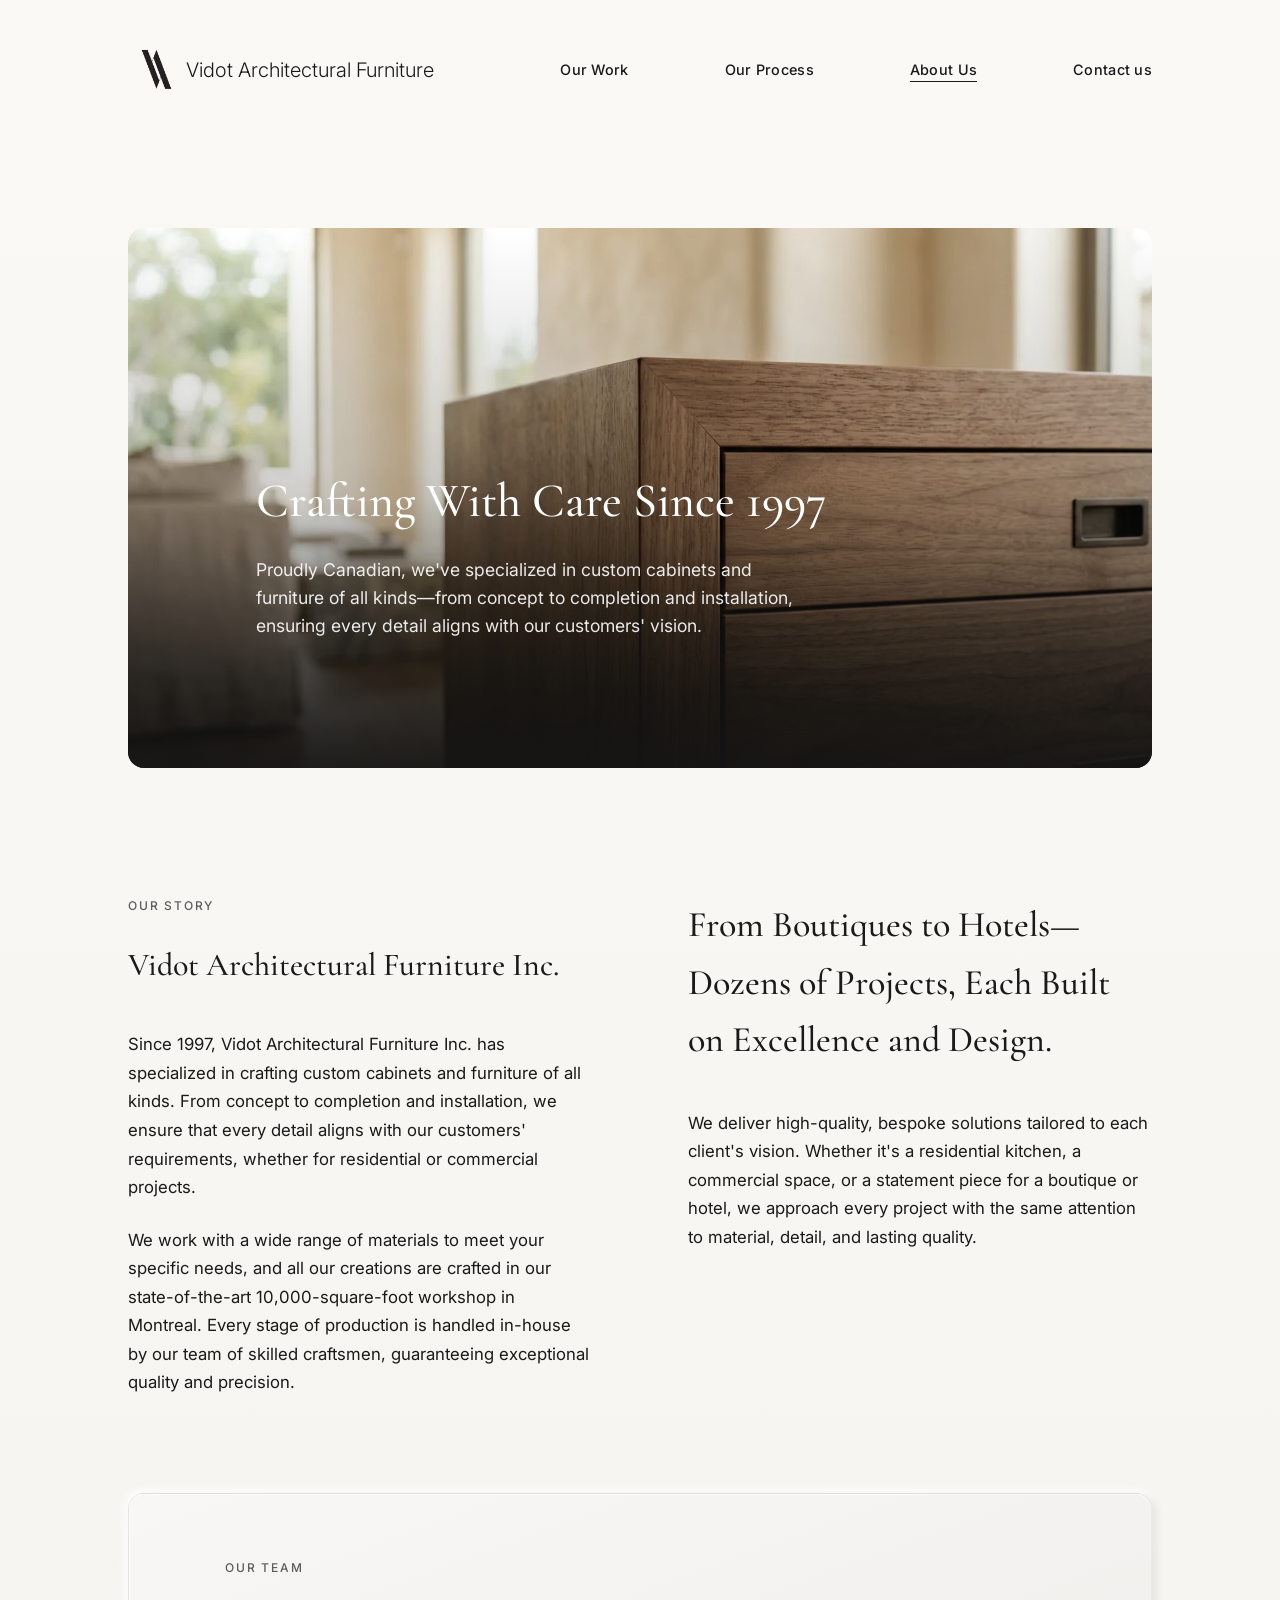
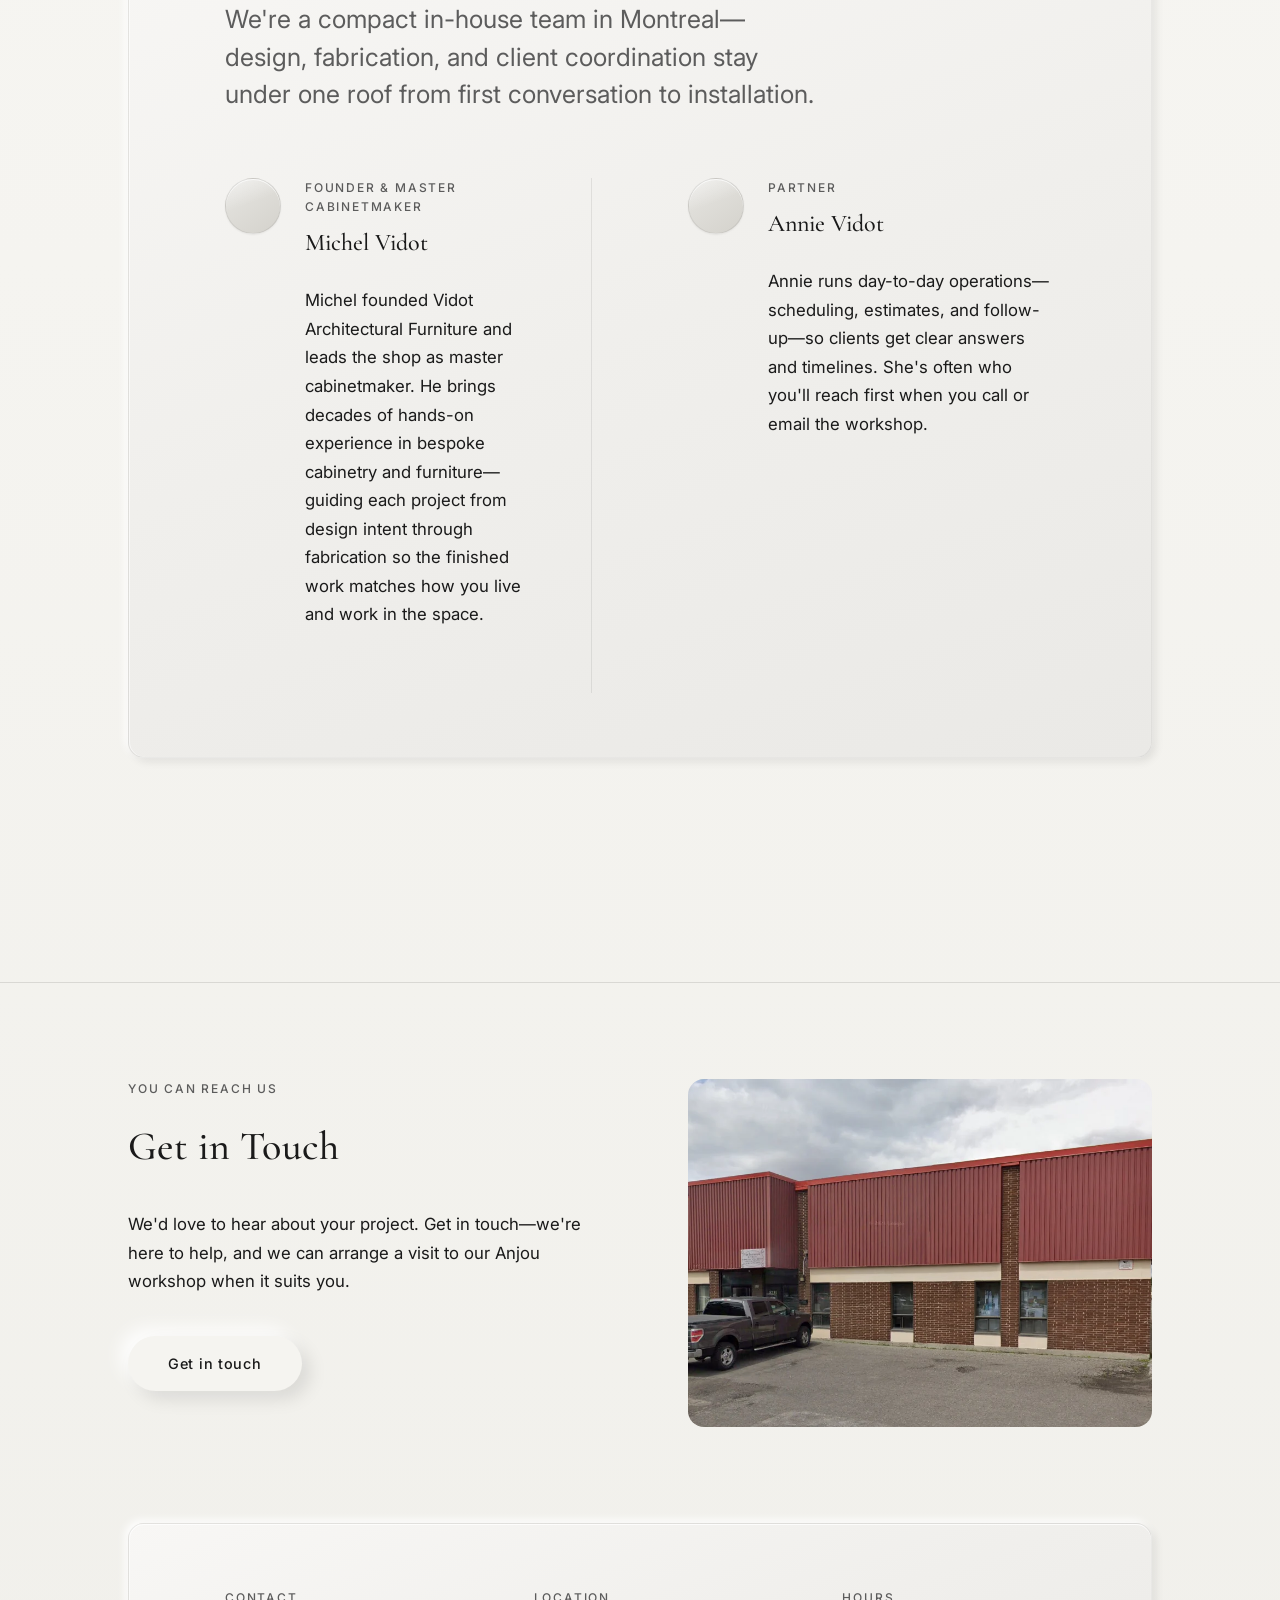
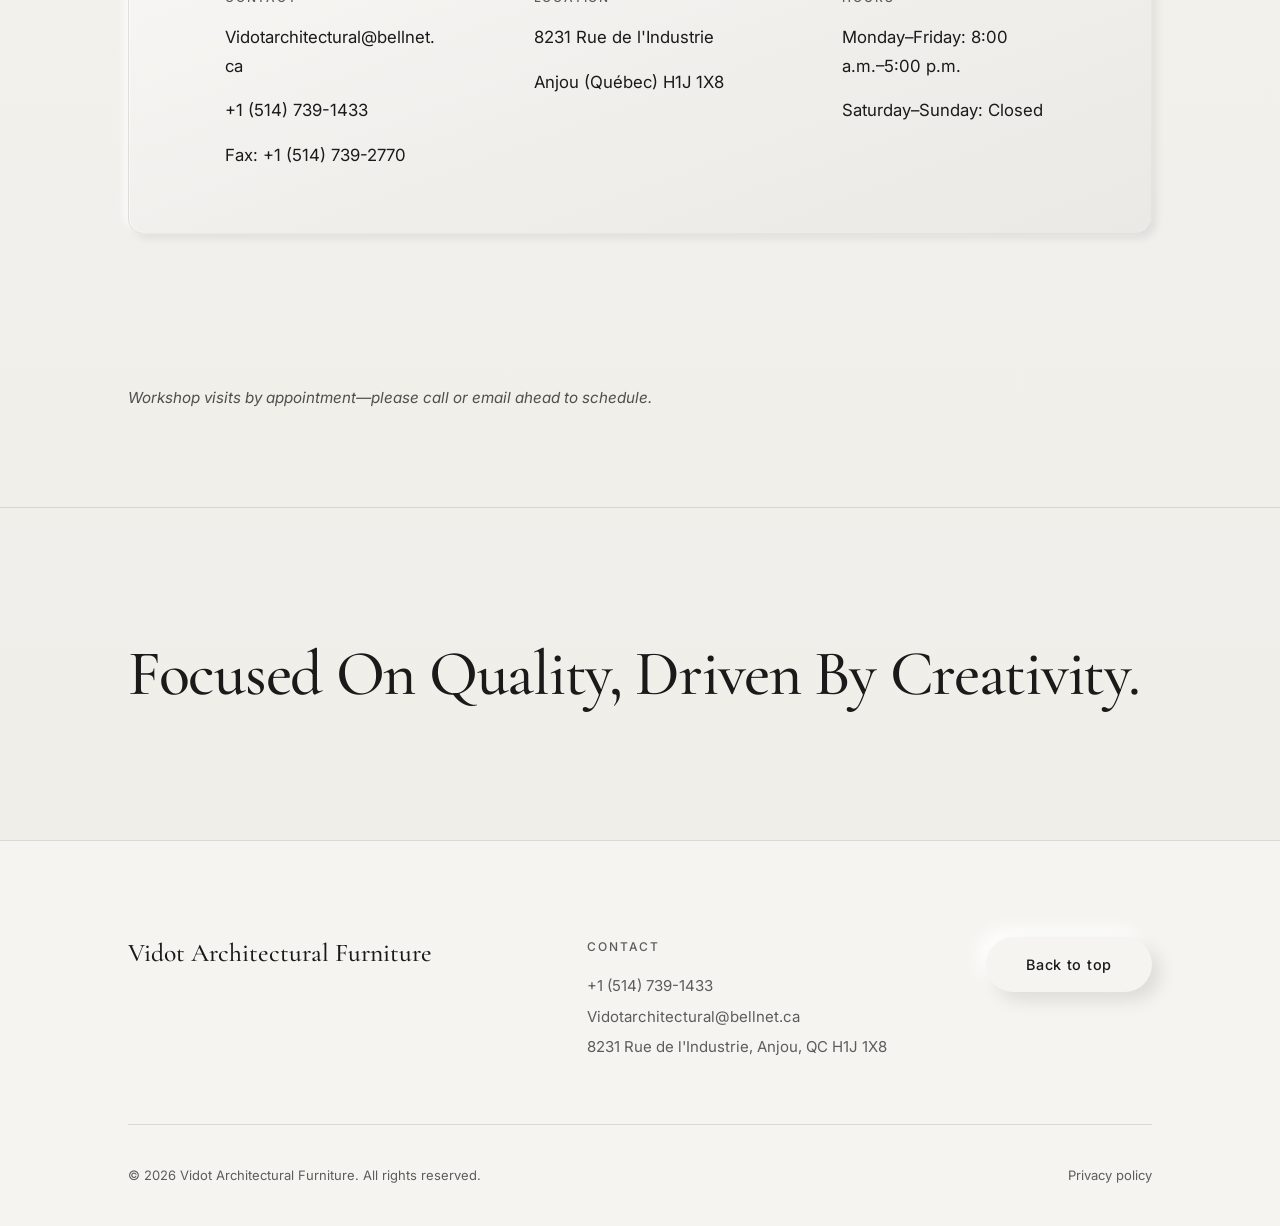
<file: about.html>
<!DOCTYPE html>
<html lang="en">
<head>
    <meta charset="UTF-8">
    <meta name="viewport" content="width=device-width, initial-scale=1, viewport-fit=cover">
    <meta name="description" content="Learn about Vidot Architectural Furniture – custom cabinet and furniture makers in Montreal since 1997. Our team, process, and commitment to craftsmanship.">
    <meta name="theme-color" content="#f5f4f0">
    <title>About Us – Vidot Architectural Furniture</title>
    <link rel="canonical" href="https://www.vidotarchitectural.com/about.html">
    <meta property="og:type" content="website">
    <meta property="og:locale" content="en_CA">
    <meta property="og:site_name" content="Vidot Architectural Furniture">
    <meta property="og:title" content="About Us – Vidot Architectural Furniture">
    <meta property="og:description" content="Learn about Vidot Architectural Furniture – custom cabinet and furniture makers in Montreal since 1997. Our team, process, and commitment to craftsmanship.">
    <meta property="og:url" content="https://www.vidotarchitectural.com/about.html">
    <meta property="og:image" content="https://www.vidotarchitectural.com/Image/about-hero-millwork.webp">
    <meta name="twitter:card" content="summary_large_image">
    <meta name="twitter:title" content="About Us – Vidot Architectural Furniture">
    <meta name="twitter:description" content="Learn about Vidot Architectural Furniture – custom cabinet and furniture makers in Montreal since 1997. Our team, process, and commitment to craftsmanship.">
    <meta name="twitter:image" content="https://www.vidotarchitectural.com/Image/about-hero-millwork.webp">
    <link rel="stylesheet" href="css/styles.css">
    <link rel="icon" href="Image/favicon.png" type="image/png" sizes="32x32">
    <link rel="icon" href="Image/Black%20logo.webp" type="image/webp">
    <link rel="apple-touch-icon" href="Image/apple-touch-icon.png" sizes="180x180">
    <link rel="preconnect" href="https://fonts.googleapis.com">
    <link rel="preconnect" href="https://fonts.gstatic.com" crossorigin>
    <link href="https://fonts.googleapis.com/css2?family=Cormorant+Garamond:ital,wght@0,500;1,500&family=Inter:wght@300;400;500;600&display=swap" rel="stylesheet">
</head>
<body class="page-projects">
    <a href="#main" class="skip-link">Skip to main content</a>

    <header class="header">
        <nav class="nav" aria-label="Main navigation">
            <a href="index.html" class="nav-logo">
                <img src="Image/white%20logo.webp" alt="" class="nav-logo-img nav-logo-white">
                <img src="Image/Black%20logo.webp" alt="" class="nav-logo-img nav-logo-dark">
                <span class="nav-logo-text">Vidot Architectural Furniture</span>
            </a>
            <button class="nav-toggle" aria-label="Toggle menu" aria-expanded="false">
                <span></span>
                <span></span>
                <span></span>
            </button>
            <ul class="nav-list">
                <li><a href="projects.html">Our Work</a></li>
                <li><a href="index.html#process">Our Process</a></li>
                <li><a href="about.html" class="active">About Us</a></li>
                <li><a href="index.html#contact" class="contact-trigger">Contact us</a></li>
            </ul>
        </nav>
    </header>

    <main id="main">
        <section class="process-hero about-hero">
            <img loading="lazy" src="Image/about-hero-millwork.webp" alt="Close-up of bespoke cabinet joinery and fine wood grain—custom millwork craftsmanship">
            <div class="process-hero-content">
                <h1 class="section-title">Crafting With Care Since 1997</h1>
                <p class="section-tagline"><span class="only-desktop">Proudly Canadian, we've specialized in custom cabinets and furniture of all kinds—from concept to completion and installation, ensuring every detail aligns with our customers' vision.</span><span class="only-mobile">Custom cabinets and furniture from concept to installation—Canadian-made and detail-first.</span></p>
            </div>
        </section>

        <section id="about-content" class="process-detail about-content">
            <div class="process-detail-grid">
                <div class="process-detail-left animate-on-scroll">
                    <p class="process-detail-label">Our Story</p>
                    <h2 class="about-heading">Vidot Architectural Furniture Inc.</h2>
                    <p class="process-detail-text"><span class="only-desktop">Since 1997, Vidot Architectural Furniture Inc. has specialized in crafting custom cabinets and furniture of all kinds. From concept to completion and installation, we ensure that every detail aligns with our customers' requirements, whether for residential or commercial projects.</span><span class="only-mobile">Since 1997: custom cabinets and furniture for residential and commercial projects—concept through installation.</span></p>
                    <p class="process-detail-text"><span class="only-desktop">We work with a wide range of materials to meet your specific needs, and all our creations are crafted in our state-of-the-art 10,000-square-foot workshop in Montreal. Every stage of production is handled in-house by our team of skilled craftsmen, guaranteeing exceptional quality and precision.</span><span class="only-mobile">Made in our Montreal workshop—materials and fabrication in-house for quality and precision.</span></p>
                </div>
                <div class="process-detail-right animate-on-scroll">
                    <h3 class="process-detail-headline"><span class="only-desktop">From Boutiques to Hotels—Dozens of Projects, Each Built on Excellence and Design.</span><span class="only-mobile">From boutiques to hotels—each project built on craft and lasting design.</span></h3>
                    <p class="process-detail-text"><span class="only-desktop">We deliver high-quality, bespoke solutions tailored to each client's vision. Whether it's a residential kitchen, a commercial space, or a statement piece for a boutique or hotel, we approach every project with the same attention to material, detail, and lasting quality.</span><span class="only-mobile">Bespoke kitchens to commercial spaces—same care for materials, detail, and durability.</span></p>
                </div>
            </div>
        </section>

        <section class="about-team">
            <div class="project-detail-meta about-team-box">
                <p class="process-detail-label">Our Team</p>
                <p class="about-team-lead process-detail-text"><span class="only-desktop">We're a compact in-house team in Montreal—design, fabrication, and client coordination stay under one roof from first conversation to installation.</span><span class="only-mobile">Small Montreal team—design, fabrication, and client care under one roof.</span></p>
                <div class="about-team-grid">
                    <div class="about-team-member animate-on-scroll">
                        <div class="about-team-avatar" role="img" aria-label="Portrait placeholder for Michel Vidot"></div>
                        <div class="about-team-member-body">
                            <span class="about-team-role">Founder &amp; master cabinetmaker</span>
                            <h3 class="about-team-name">Michel Vidot</h3>
                            <p class="process-detail-text"><span class="only-desktop">Michel founded Vidot Architectural Furniture and leads the shop as master cabinetmaker. He brings decades of hands-on experience in bespoke cabinetry and furniture—guiding each project from design intent through fabrication so the finished work matches how you live and work in the space.</span><span class="only-mobile">Founder and master cabinetmaker—guiding each project from design through fabrication.</span></p>
                        </div>
                    </div>
                    <div class="about-team-member animate-on-scroll">
                        <div class="about-team-avatar" role="img" aria-label="Portrait placeholder for Annie Vidot"></div>
                        <div class="about-team-member-body">
                            <span class="about-team-role">Partner</span>
                            <h3 class="about-team-name">Annie Vidot</h3>
                            <p class="process-detail-text"><span class="only-desktop">Annie runs day-to-day operations—scheduling, estimates, and follow-up—so clients get clear answers and timelines. She's often who you'll reach first when you call or email the workshop.</span><span class="only-mobile">Operations and client follow-up—often your first contact by phone or email.</span></p>
                        </div>
                    </div>
                </div>
            </div>
        </section>

        <section id="reach-us" class="about-contact-cta">
            <div class="about-contact-layout animate-on-scroll">
                <div class="about-contact-info">
                    <p class="process-detail-label">You Can Reach Us</p>
                    <h2 class="about-contact-headline">Get in Touch</h2>
                    <p class="about-contact-intro"><span class="only-desktop">We'd love to hear about your project. Get in touch—we're here to help, and we can arrange a visit to our Anjou workshop when it suits you.</span><span class="only-mobile">Tell us about your project—we can help and arrange a workshop visit when it suits you.</span></p>
                    <div class="about-contact-actions">
                        <a href="#contact" class="btn btn-secondary contact-trigger">Get in touch</a>
                    </div>
                </div>
                <div class="about-contact-image">
                    <img loading="lazy" src="Image/location.webp" alt="Vidot Architectural Furniture workshop at 8231 Rue de l'Industrie, Anjou, Montreal">
                </div>
                <div class="about-contact-details-wrap">
                    <div class="project-detail-meta about-contact-details-box">
                        <div class="about-contact-row">
                            <div class="about-contact-block">
                                <p class="about-contact-label">Contact</p>
                                <p class="about-contact-item"><a href="mailto:Vidotarchitectural@bellnet.ca">Vidotarchitectural@bellnet.ca</a></p>
                                <p class="about-contact-item"><a href="tel:+15147391433">+1 (514) 739-1433</a></p>
                                <p class="about-contact-item">Fax: <a href="tel:+15147392770">+1 (514) 739-2770</a></p>
                            </div>
                            <div class="about-contact-block">
                                <p class="about-contact-label">Location</p>
                                <p class="about-contact-item">8231 Rue de l'Industrie</p>
                                <p class="about-contact-item">Anjou (Québec) H1J 1X8</p>
                            </div>
                            <div class="about-contact-block">
                                <p class="about-contact-label">Hours</p>
                                <p class="about-contact-item">Monday–Friday: 8:00 a.m.–5:00 p.m.</p>
                                <p class="about-contact-item">Saturday–Sunday: Closed</p>
                            </div>
                        </div>
                    </div>
                    <p class="about-contact-workshop-note">Workshop visits by appointment—please call or email ahead to schedule.</p>
                </div>
            </div>
        </section>

        <section class="quote-cta">
            <p class="quote-cta-text animate-on-scroll">Focused On Quality, Driven By Creativity.</p>
        </section>

        <footer id="contact" class="footer">
            <div class="footer-main">
                <div class="footer-brand">
                    <p class="footer-company-name">Vidot Architectural Furniture</p>
                </div>
                <div class="footer-contact">
                    <p class="footer-contact-label">Contact</p>
                    <ul class="footer-contact-list">
                        <li><a href="tel:+15147391433">+1 (514) 739-1433</a></li>
                        <li><a href="mailto:Vidotarchitectural@bellnet.ca">Vidotarchitectural@bellnet.ca</a></li>
                        <li>
                            <address class="footer-address">8231 Rue de l'Industrie, Anjou, QC H1J 1X8</address>
                        </li>
                    </ul>
                </div>
                <a href="#main" class="btn btn-secondary back-to-top" aria-label="Back to top of page">Back to top</a>
            </div>
            <div class="footer-meta">
                <p class="footer-copyright">© 2026 Vidot Architectural Furniture. All rights reserved.</p>
                <p class="footer-privacy"><a href="privacy.html">Privacy policy</a></p>
            </div>
        </footer>
    </main>

    <script src="js/script.js" defer></script>
</body>
</html>
</file>
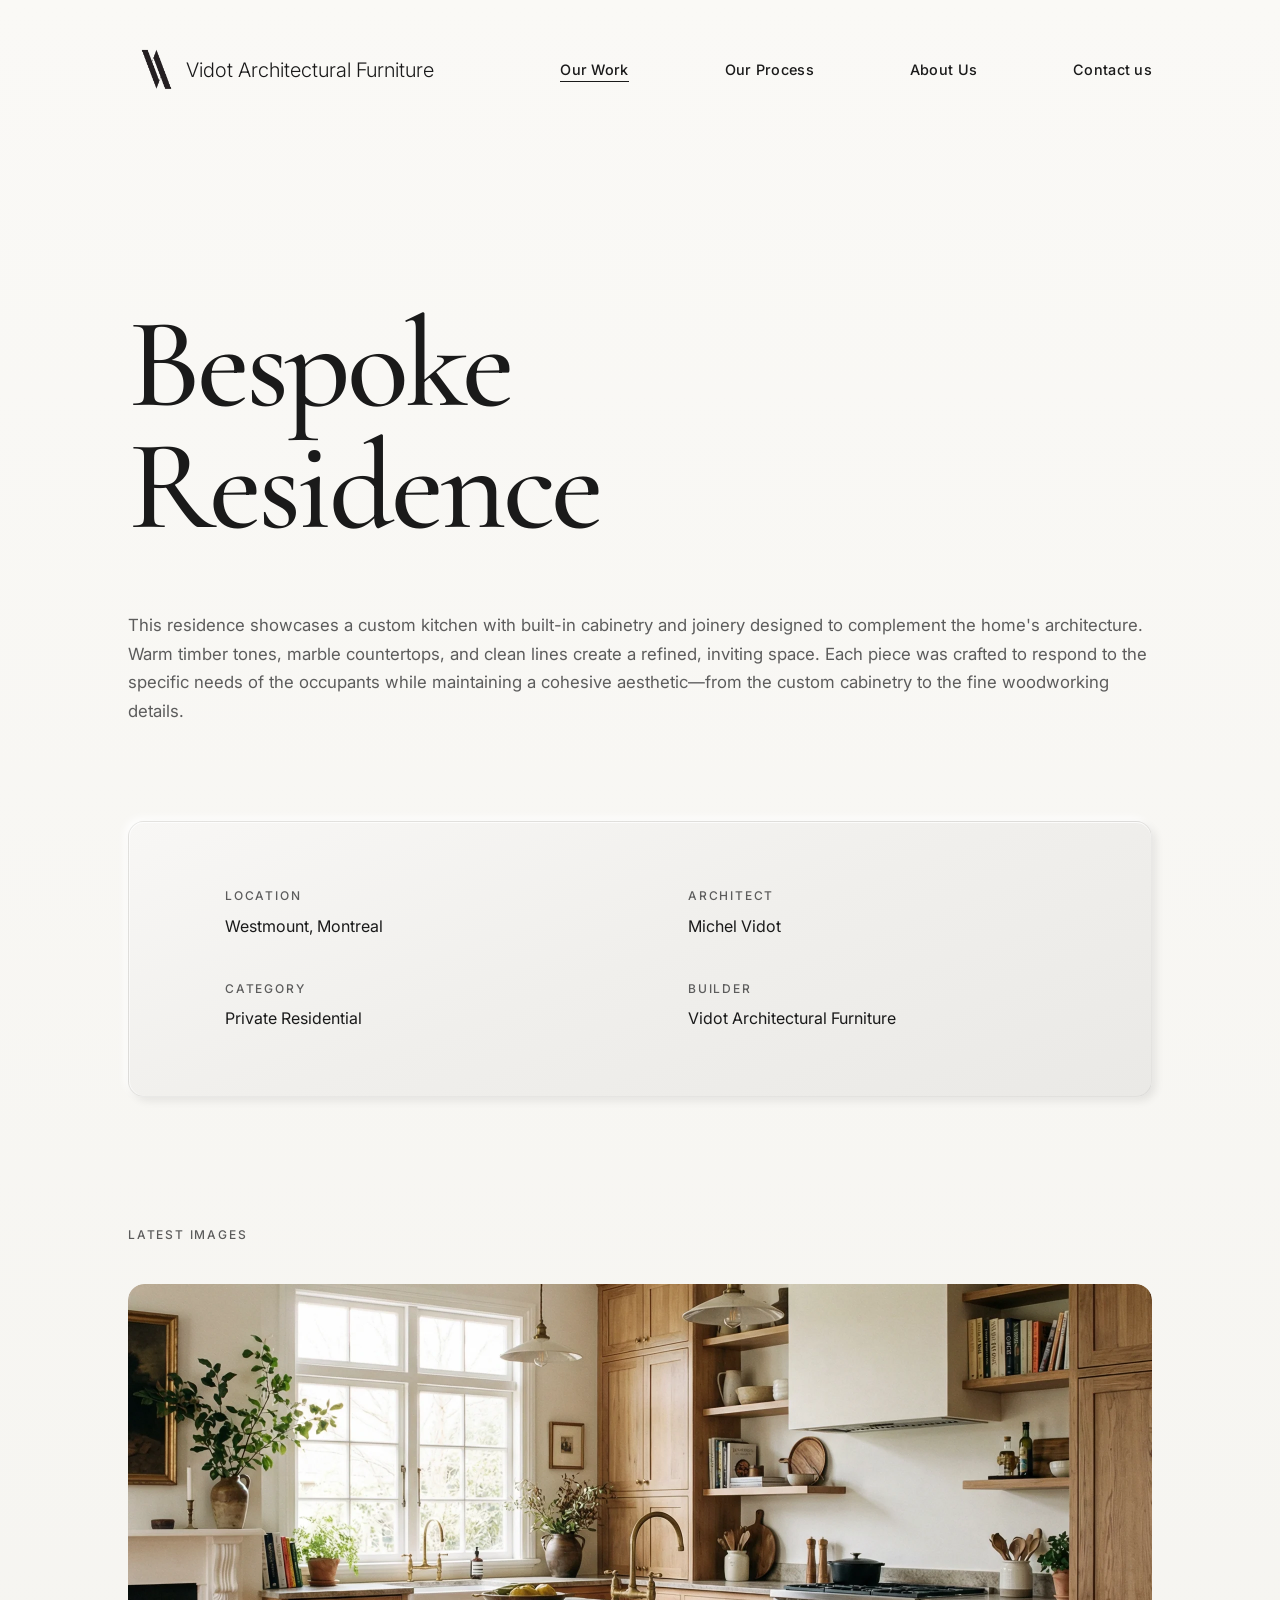
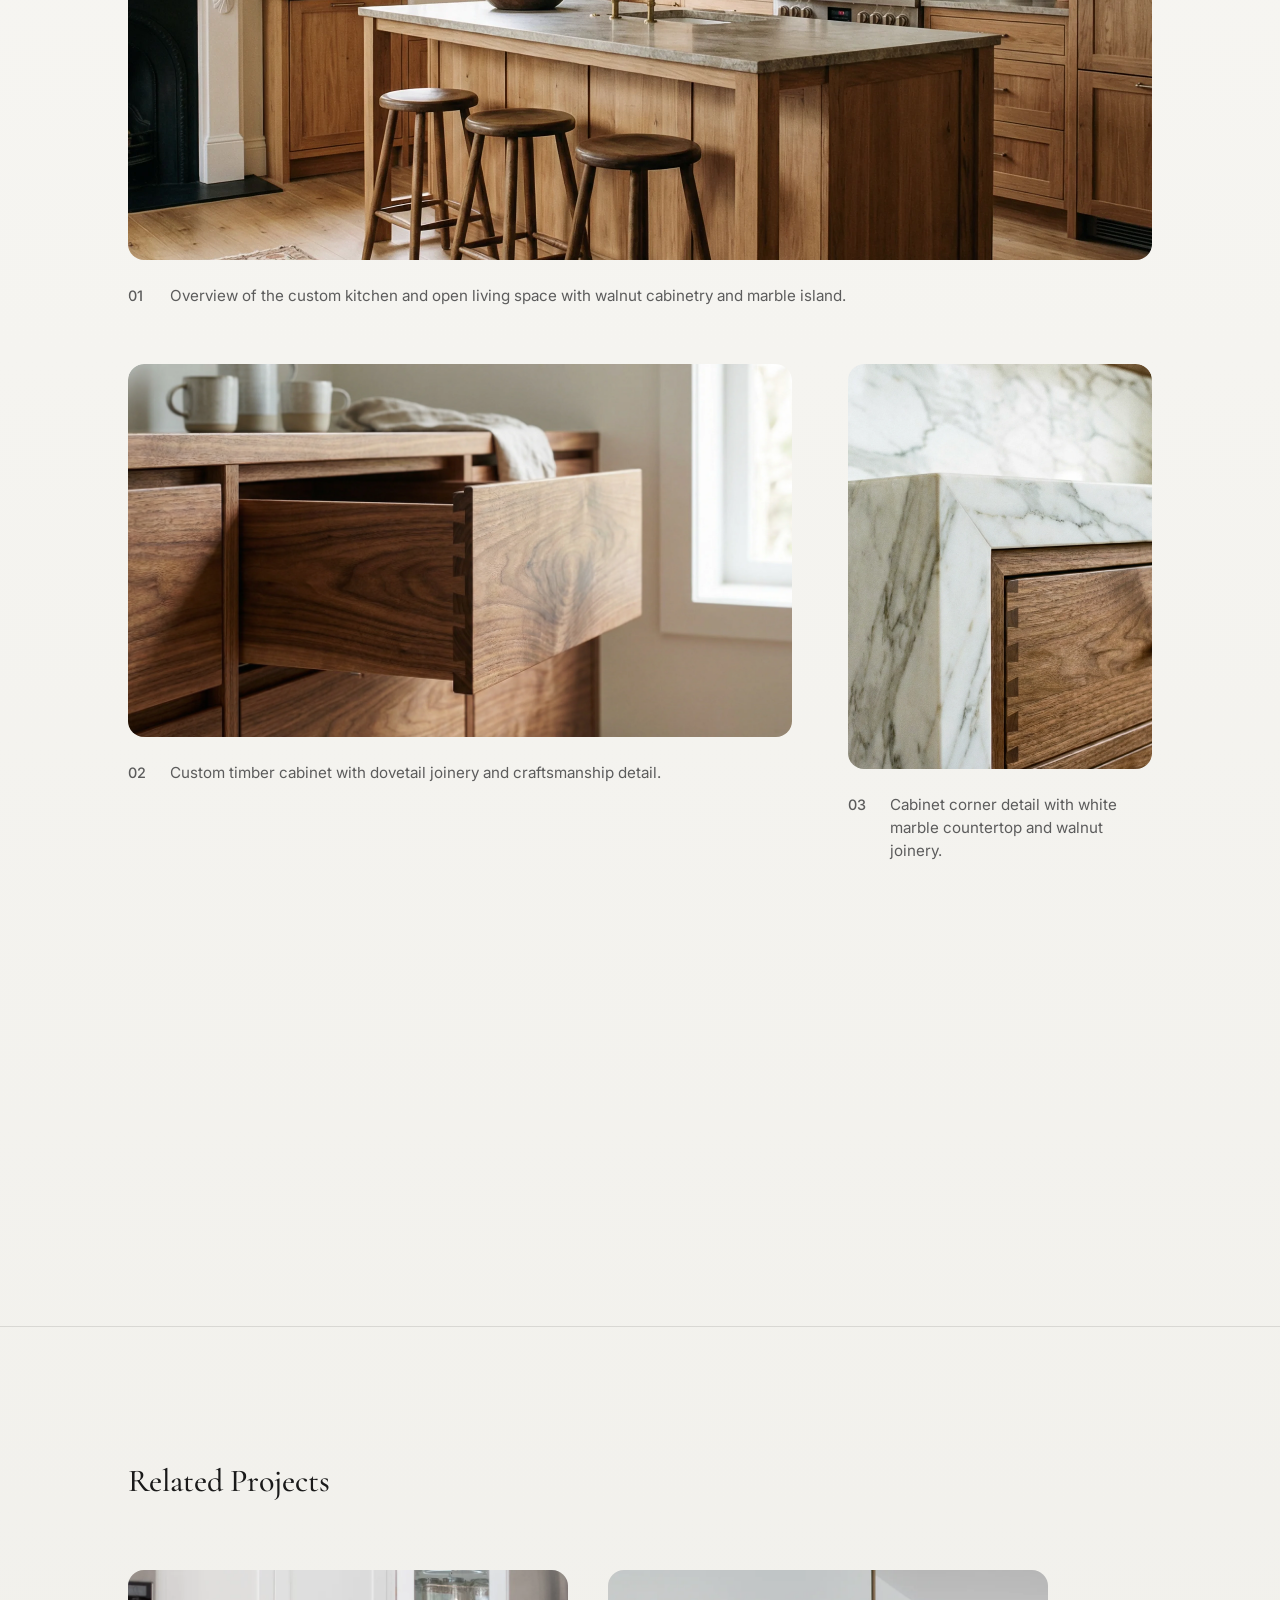
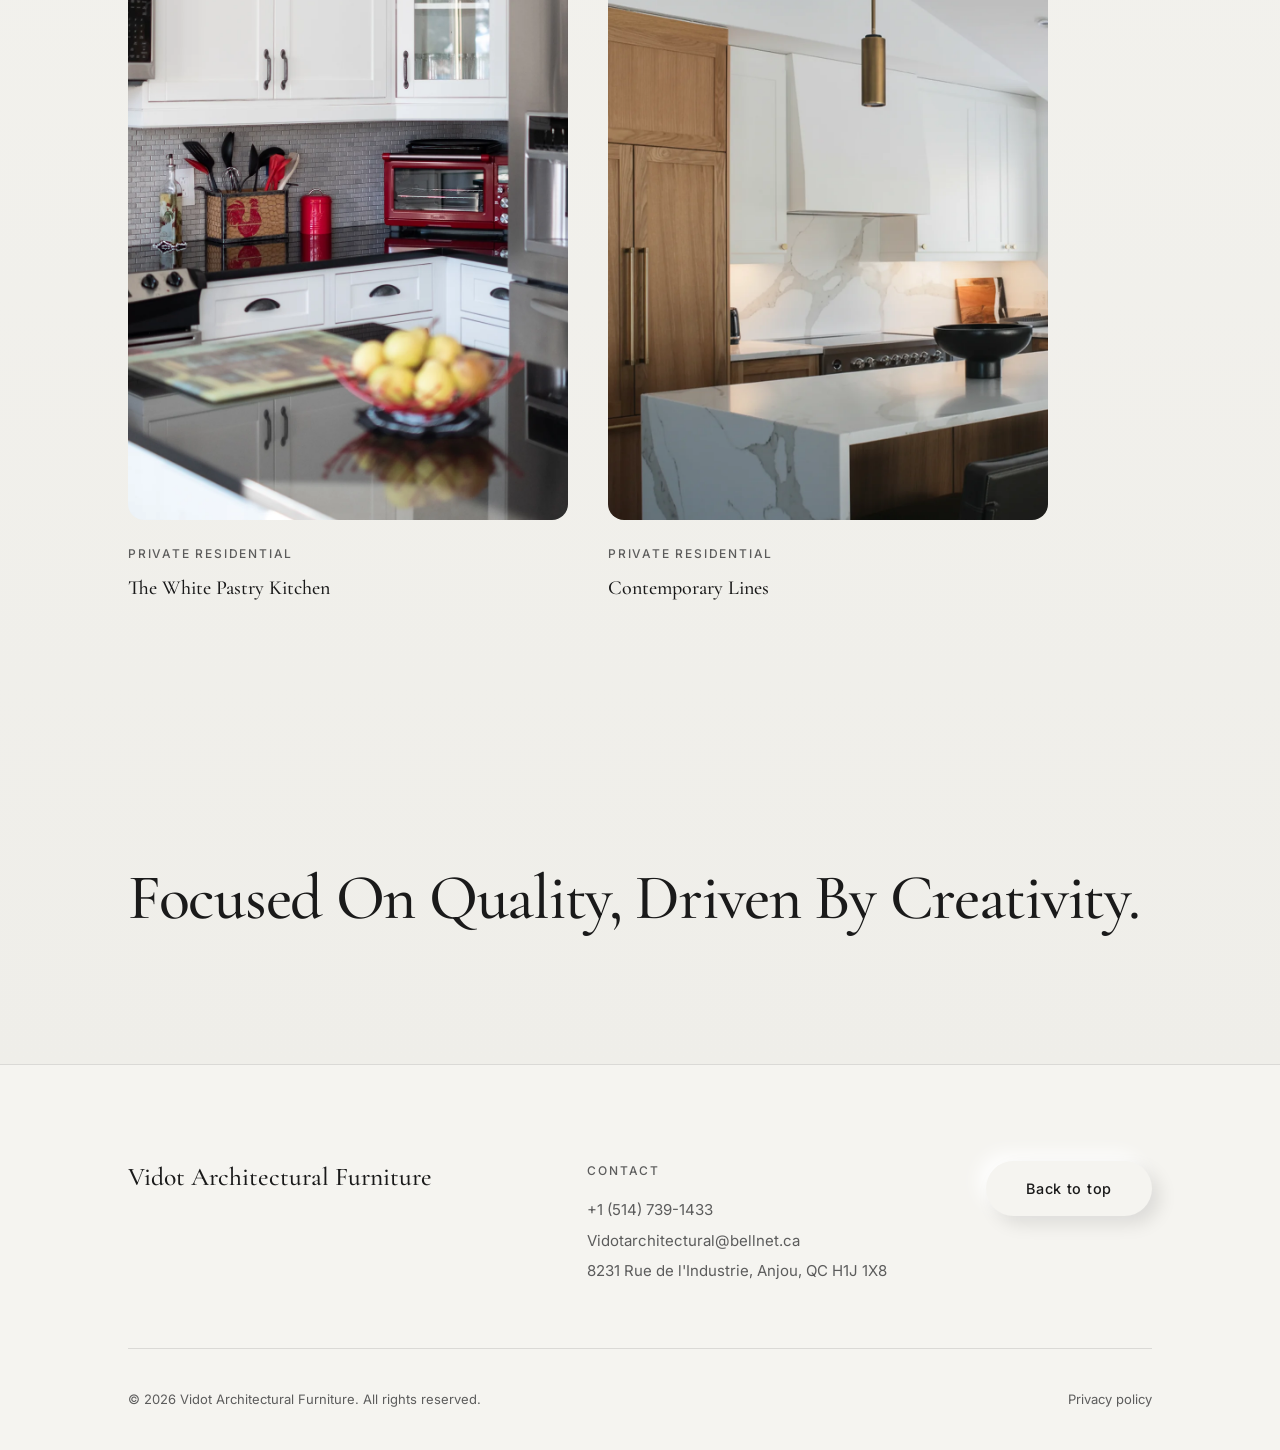
<file: bespoke-residence.html>
<!DOCTYPE html>
<html lang="en">
<head>
    <meta charset="UTF-8">
    <meta name="viewport" content="width=device-width, initial-scale=1, viewport-fit=cover">
    <meta name="theme-color" content="#f5f4f0">
    <meta name="description" content="Bespoke Residence – custom walnut kitchen and cabinetry with marble countertops. By Vidot Architectural Furniture.">
    <title>Bespoke Residence – Vidot Architectural Furniture</title>
    <link rel="canonical" href="https://www.vidotarchitectural.com/bespoke-residence.html">
    <meta property="og:type" content="website">
    <meta property="og:locale" content="en_CA">
    <meta property="og:site_name" content="Vidot Architectural Furniture">
    <meta property="og:title" content="Bespoke Residence – Vidot Architectural Furniture">
    <meta property="og:description" content="Bespoke Residence – custom walnut kitchen and cabinetry with marble countertops. By Vidot Architectural Furniture.">
    <meta property="og:url" content="https://www.vidotarchitectural.com/bespoke-residence.html">
    <meta property="og:image" content="https://www.vidotarchitectural.com/Image/Projects/Project%206/Card-6.webp">
    <meta name="twitter:card" content="summary_large_image">
    <meta name="twitter:title" content="Bespoke Residence – Vidot Architectural Furniture">
    <meta name="twitter:description" content="Bespoke Residence – custom walnut kitchen and cabinetry with marble countertops. By Vidot Architectural Furniture.">
    <meta name="twitter:image" content="https://www.vidotarchitectural.com/Image/Projects/Project%206/Card-6.webp">
    <link rel="stylesheet" href="css/styles.css">
    <link rel="icon" href="Image/favicon.png" type="image/png" sizes="32x32">
    <link rel="icon" href="Image/Black%20logo.webp" type="image/webp">
    <link rel="apple-touch-icon" href="Image/apple-touch-icon.png" sizes="180x180">
    <link rel="preconnect" href="https://fonts.googleapis.com">
    <link rel="preconnect" href="https://fonts.gstatic.com" crossorigin>
    <link href="https://fonts.googleapis.com/css2?family=Cormorant+Garamond:ital,wght@0,500;1,500&family=Inter:wght@300;400;500;600&display=swap" rel="stylesheet">
</head>
<body class="page-projects">
    <a href="#main" class="skip-link">Skip to main content</a>

    <header class="header">
        <nav class="nav" aria-label="Main navigation">
            <a href="index.html" class="nav-logo">
                <img src="Image/white%20logo.webp" alt="" class="nav-logo-img nav-logo-white">
                <img src="Image/Black%20logo.webp" alt="" class="nav-logo-img nav-logo-dark">
                <span class="nav-logo-text">Vidot Architectural Furniture</span>
            </a>
            <button class="nav-toggle" aria-label="Toggle menu" aria-expanded="false">
                <span></span>
                <span></span>
                <span></span>
            </button>
            <ul class="nav-list">
                <li><a href="projects.html" class="active">Our Work</a></li>
                <li><a href="index.html#process">Our Process</a></li>
                <li><a href="about.html">About Us</a></li>
                <li><a href="index.html#contact" class="contact-trigger">Contact us</a></li>
            </ul>
        </nav>
    </header>

    <main id="main">
        <article class="project-detail">
            <header class="project-detail-header">
                <h1 class="project-detail-title">Bespoke Residence</h1>
                <p class="project-detail-intro"><span class="only-desktop">This residence showcases a custom kitchen with built-in cabinetry and joinery designed to complement the home's architecture. Warm timber tones, marble countertops, and clean lines create a refined, inviting space. Each piece was crafted to respond to the specific needs of the occupants while maintaining a cohesive aesthetic—from the custom cabinetry to the fine woodworking details.</span><span class="only-mobile">Custom kitchen and joinery—warm timber, marble, and clean lines tailored to the home.</span></p>
            </header>
            <div class="project-detail-meta animate-on-scroll">
                <dl class="project-meta-grid">
                    <div class="project-meta-item">
                        <dt>Location</dt>
                        <dd>Westmount, Montreal</dd>
                    </div>
                    <div class="project-meta-item">
                        <dt>Architect</dt>
                        <dd>Michel Vidot</dd>
                    </div>
                    <div class="project-meta-item">
                        <dt>Category</dt>
                        <dd>Private Residential</dd>
                    </div>
                    <div class="project-meta-item">
                        <dt>Builder</dt>
                        <dd>Vidot Architectural Furniture</dd>
                    </div>
                </dl>
            </div>
            <section class="project-gallery-arc animate-on-scroll">
                <p class="project-gallery-label">Latest Images</p>
                <div class="project-gallery-arc-grid">
                    <div class="project-gallery-item size-full orientation-landscape">
                        <img loading="lazy" src="Image/Projects/Project%206/Card-6.webp" alt="Bespoke Residence – custom walnut kitchen and cabinetry">
                        <div class="project-gallery-caption">
                            <span class="project-gallery-number">01</span>
                            <p class="project-gallery-description">Overview of the custom kitchen and open living space with walnut cabinetry and marble island.</p>
                        </div>
                    </div>
                    <div class="project-gallery-item size-wide orientation-landscape">
                        <img loading="lazy" src="Image/Projects/Project%206/6-5.webp" alt="Custom walnut cabinet joinery">
                        <div class="project-gallery-caption">
                            <span class="project-gallery-number">02</span>
                            <p class="project-gallery-description">Custom timber cabinet with dovetail joinery and craftsmanship detail.</p>
                        </div>
                    </div>
                    <div class="project-gallery-item size-narrow orientation-portrait">
                        <img loading="lazy" src="Image/Projects/Project%206/6-9.webp" alt="Marble and walnut cabinet detail">
                        <div class="project-gallery-caption">
                            <span class="project-gallery-number">03</span>
                            <p class="project-gallery-description">Cabinet corner detail with white marble countertop and walnut joinery.</p>
                        </div>
                    </div>
                </div>
            </section>
            <section class="project-detail-section animate-on-scroll">
                <h2 class="project-section-title">Design Approach</h2>
                <div class="project-section-content">
                    <p><span class="only-desktop">This residence showcases a custom kitchen with built-in cabinetry and joinery designed to complement the home's architecture. Warm timber tones, marble countertops, and clean lines create a refined, inviting space. Each piece was crafted to respond to the specific needs of the occupants while maintaining a cohesive aesthetic—from the custom cabinetry to the fine woodworking details.</span><span class="only-mobile">Cabinetry and joinery aligned with the architecture—timber, marble, and fine details.</span></p>
                </div>
            </section>
            <section class="related-projects animate-on-scroll">
                <h2 class="related-projects-title">Related Projects</h2>
                <div class="related-projects-grid">
                    <a href="white-pastry-kitchen.html" class="related-project-card">
                        <div class="related-project-image">
                            <img loading="lazy" src="Image/Projects/Project%201/Card-1.webp" alt="The White Pastry Kitchen">
                        </div>
                        <div class="related-project-info">
                            <span class="related-project-category">Private Residential</span>
                            <h3>The White Pastry Kitchen</h3>
                        </div>
                    </a>
                    <a href="contemporary-lines.html" class="related-project-card">
                        <div class="related-project-image">
                            <img loading="lazy" src="Image/Projects/Project%205/Card-5.webp" alt="Contemporary Lines">
                        </div>
                        <div class="related-project-info">
                            <span class="related-project-category">Private Residential</span>
                            <h3>Contemporary Lines</h3>
                        </div>
                    </a>
                </div>
            </section>
        </article>

        <section class="quote-cta">
            <p class="quote-cta-text animate-on-scroll">Focused On Quality, Driven By Creativity.</p>
        </section>

        <footer id="contact" class="footer">
            <div class="footer-main">
                <div class="footer-brand">
                    <p class="footer-company-name">Vidot Architectural Furniture</p>
                </div>
                <div class="footer-contact">
                    <p class="footer-contact-label">Contact</p>
                    <ul class="footer-contact-list">
                        <li><a href="tel:+15147391433">+1 (514) 739-1433</a></li>
                        <li><a href="mailto:Vidotarchitectural@bellnet.ca">Vidotarchitectural@bellnet.ca</a></li>
                        <li>
                            <address class="footer-address">8231 Rue de l'Industrie, Anjou, QC H1J 1X8</address>
                        </li>
                    </ul>
                </div>
                <a href="#main" class="btn btn-secondary back-to-top" aria-label="Back to top of page">Back to top</a>
            </div>
            <div class="footer-meta">
                <p class="footer-copyright">© 2026 Vidot Architectural Furniture. All rights reserved.</p>
                <p class="footer-privacy"><a href="privacy.html">Privacy policy</a></p>
            </div>
        </footer>
    </main>
    <script src="js/script.js" defer></script>
</body>
</html>
</file>
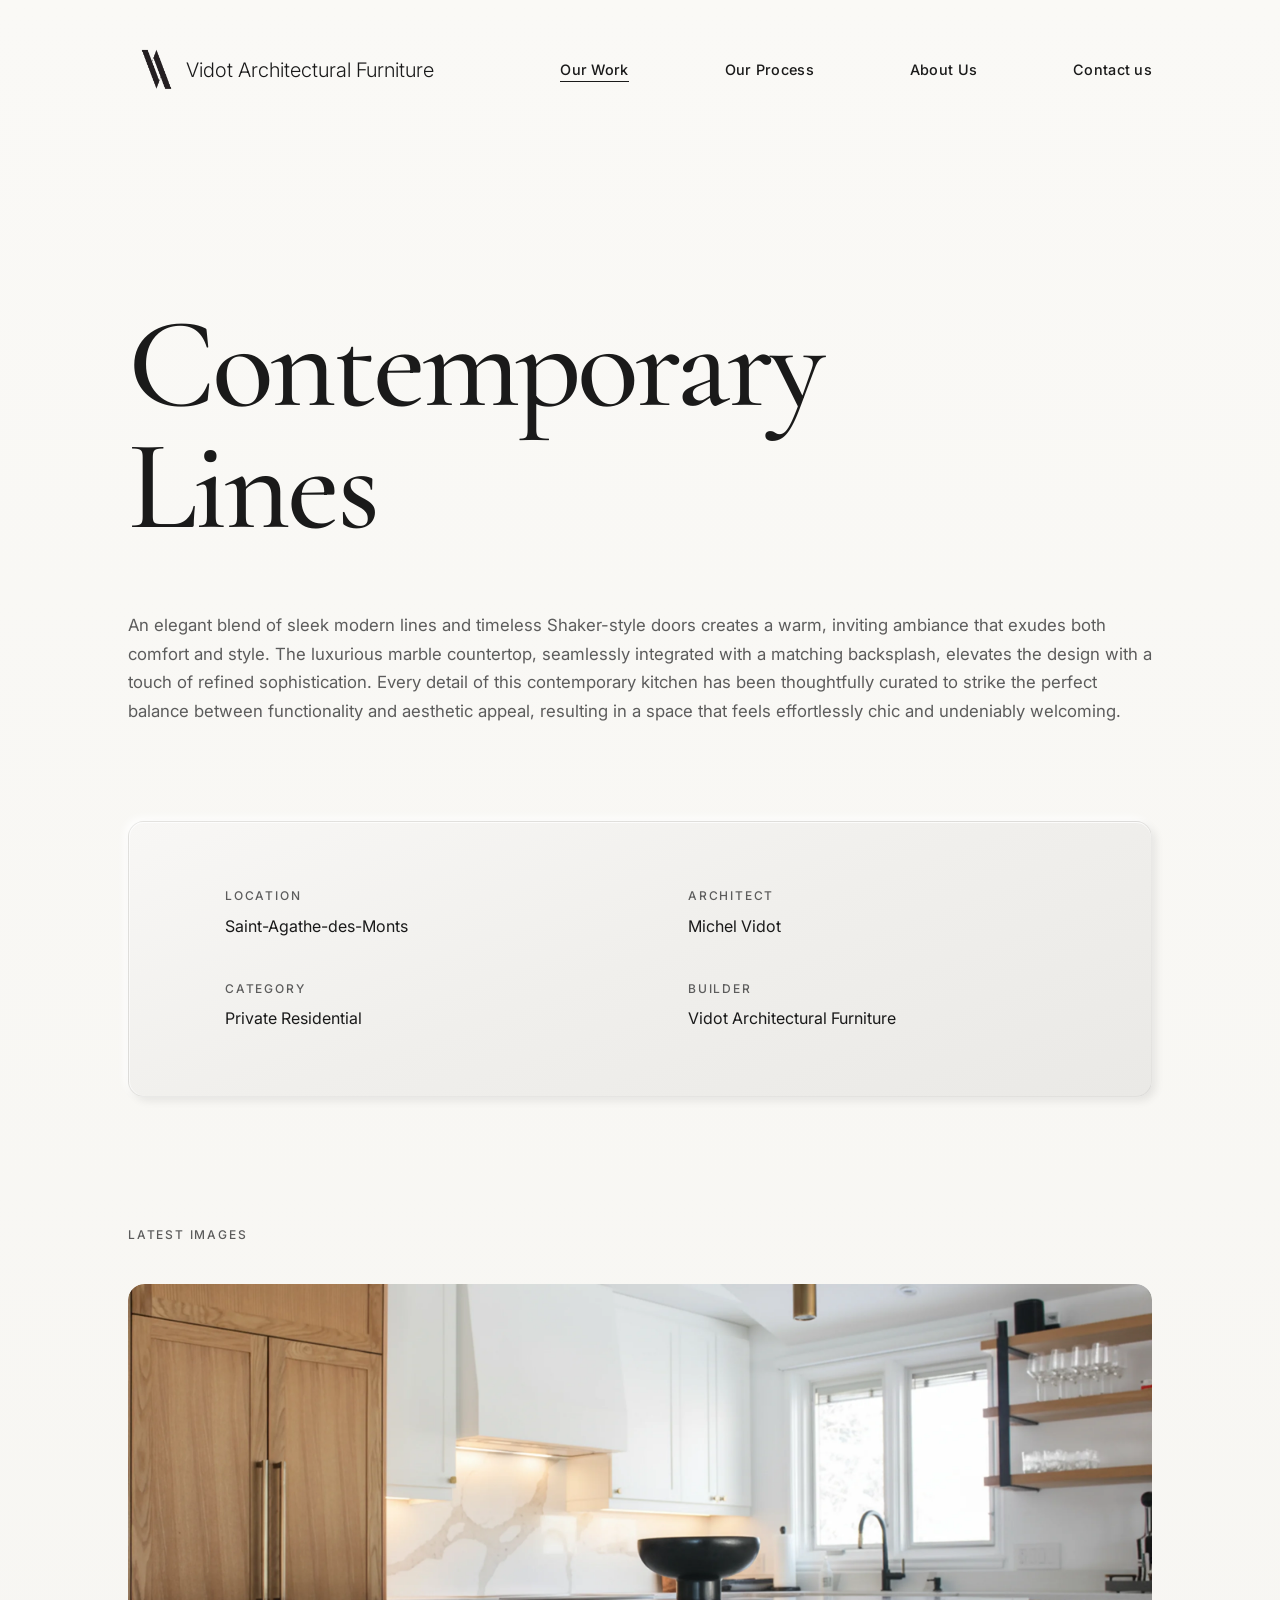
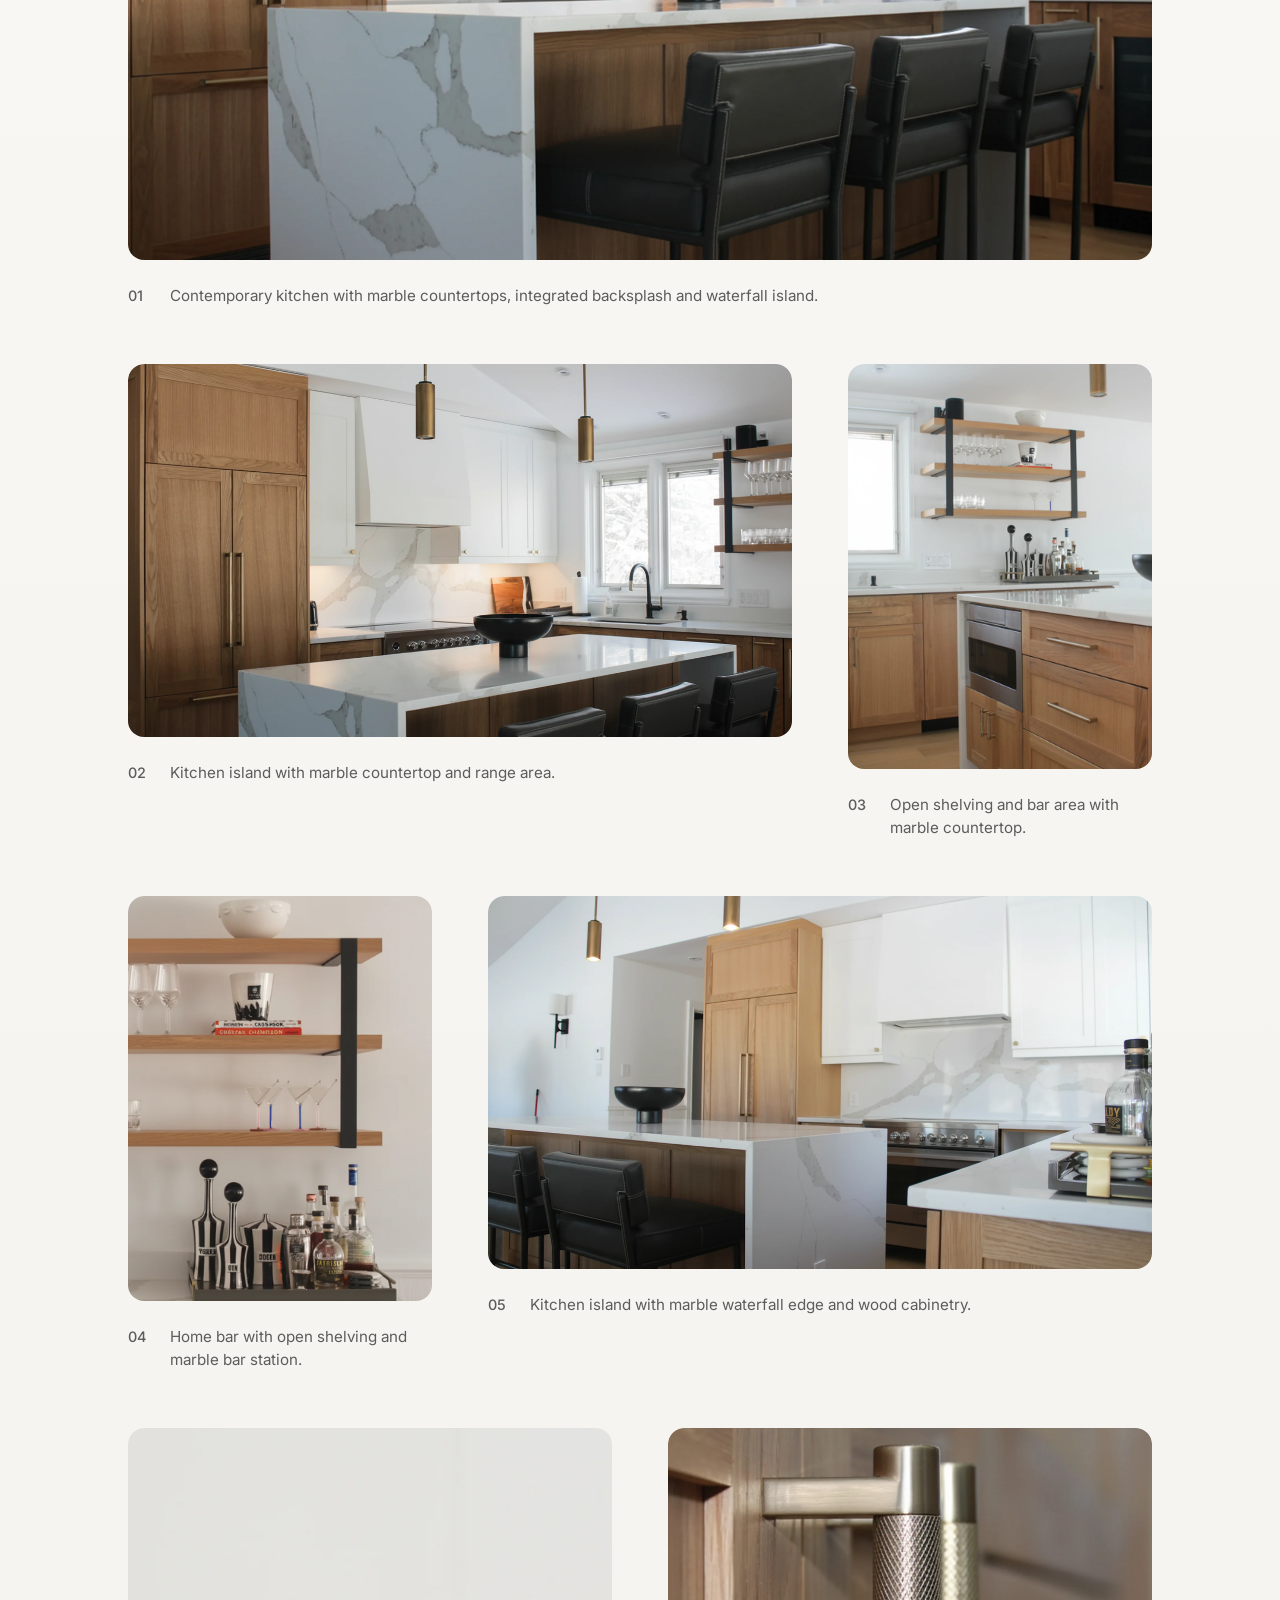
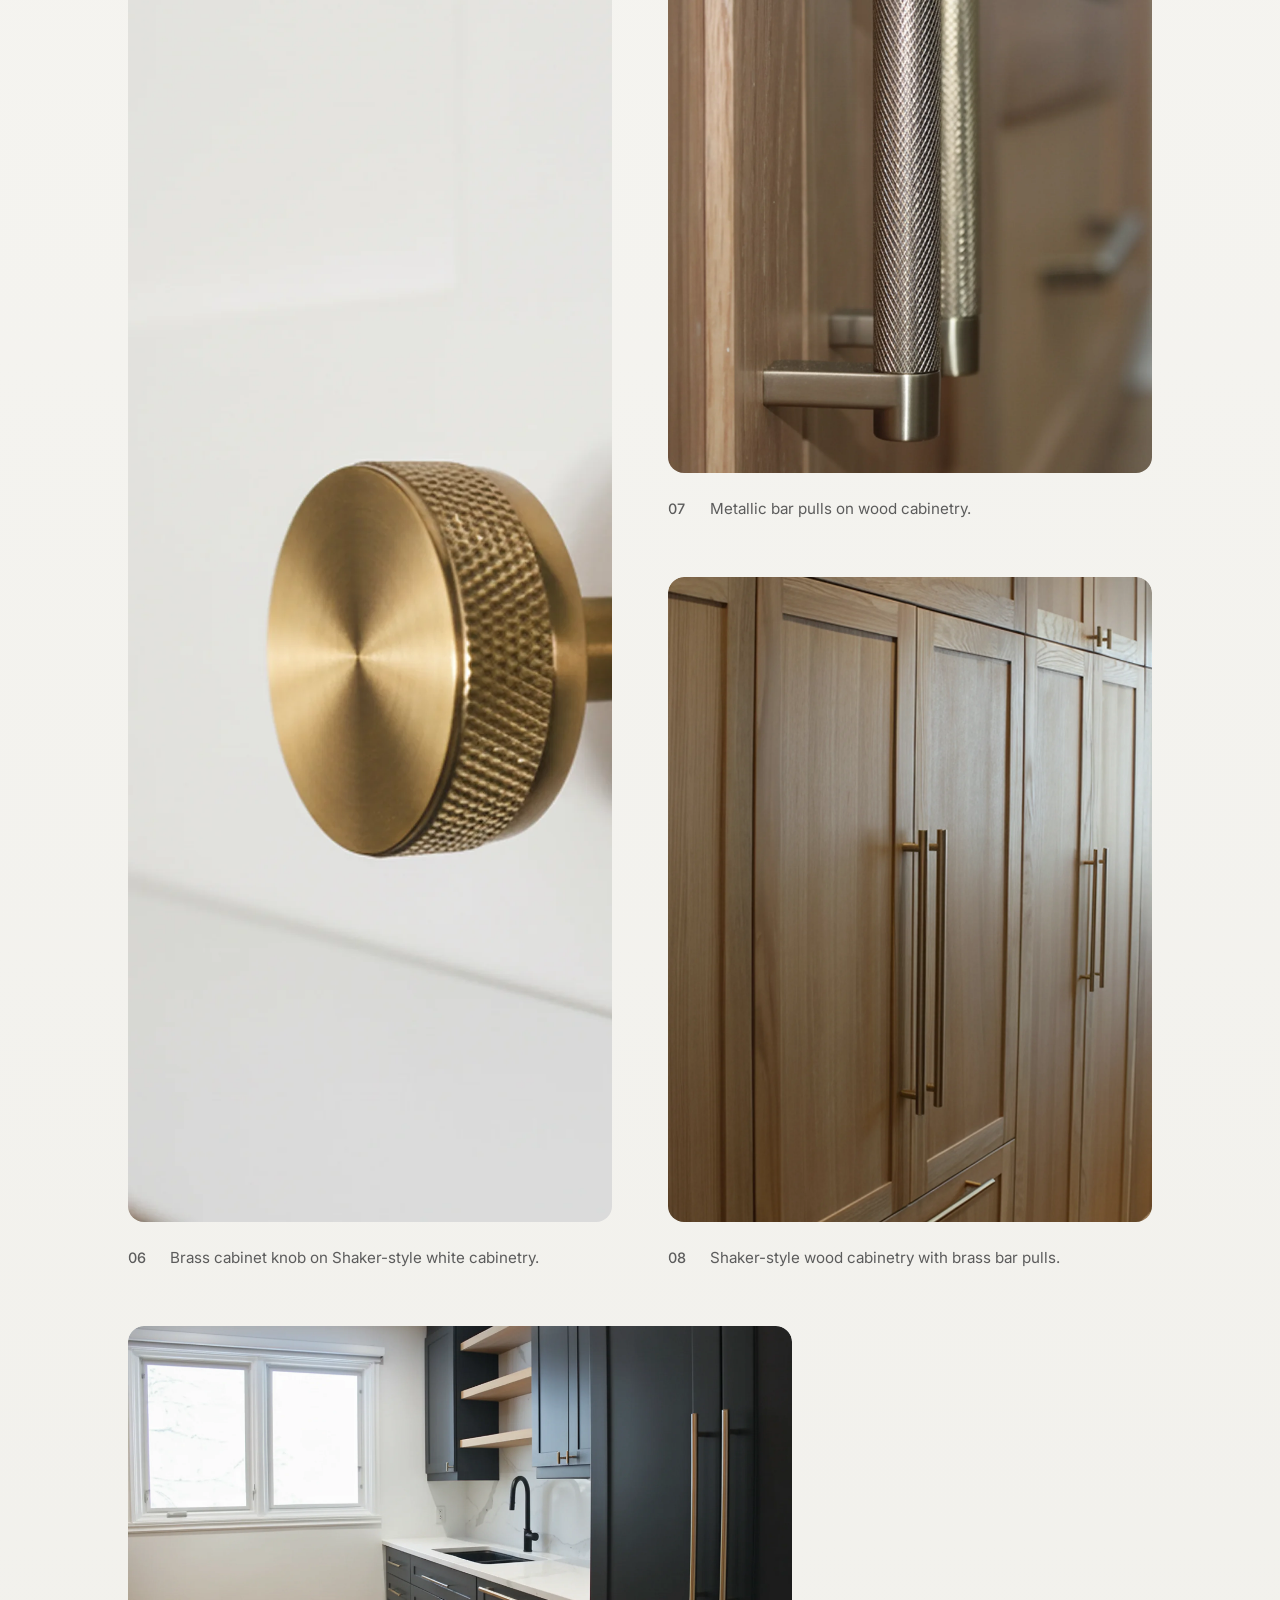
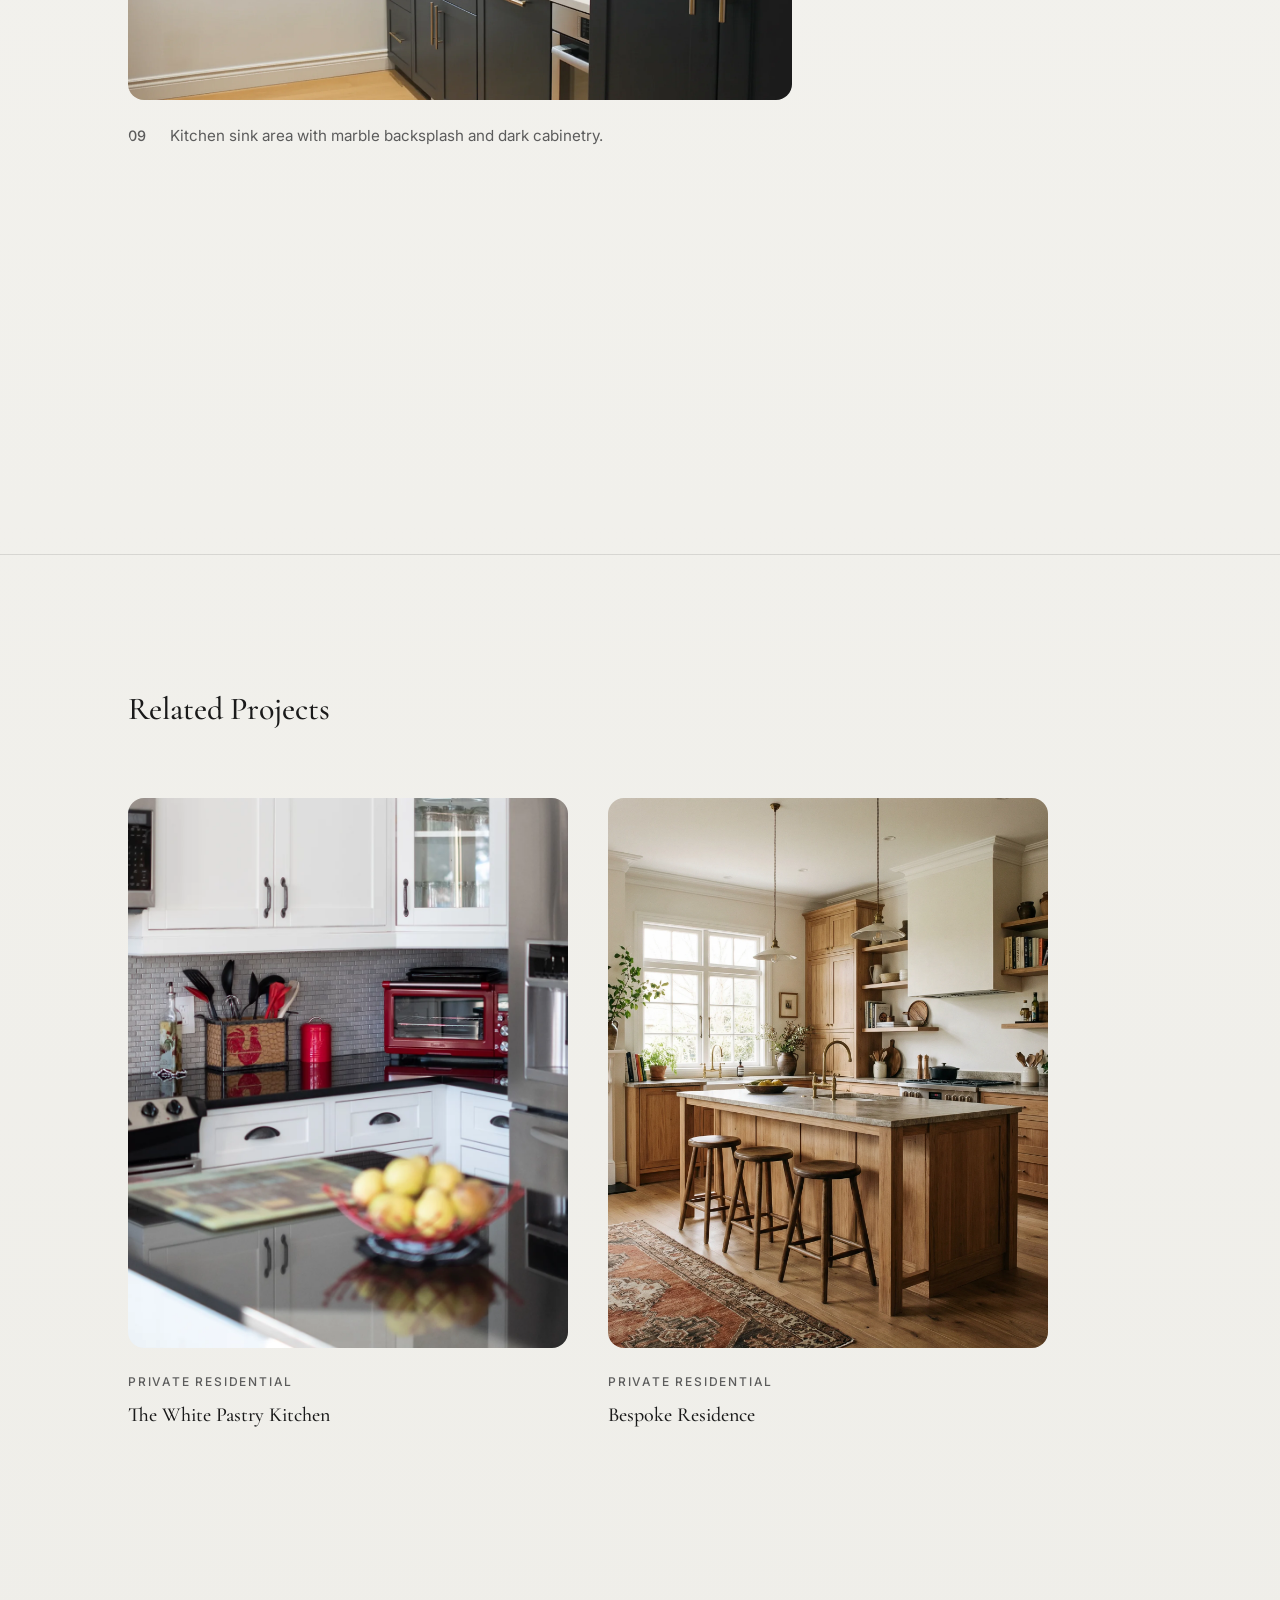
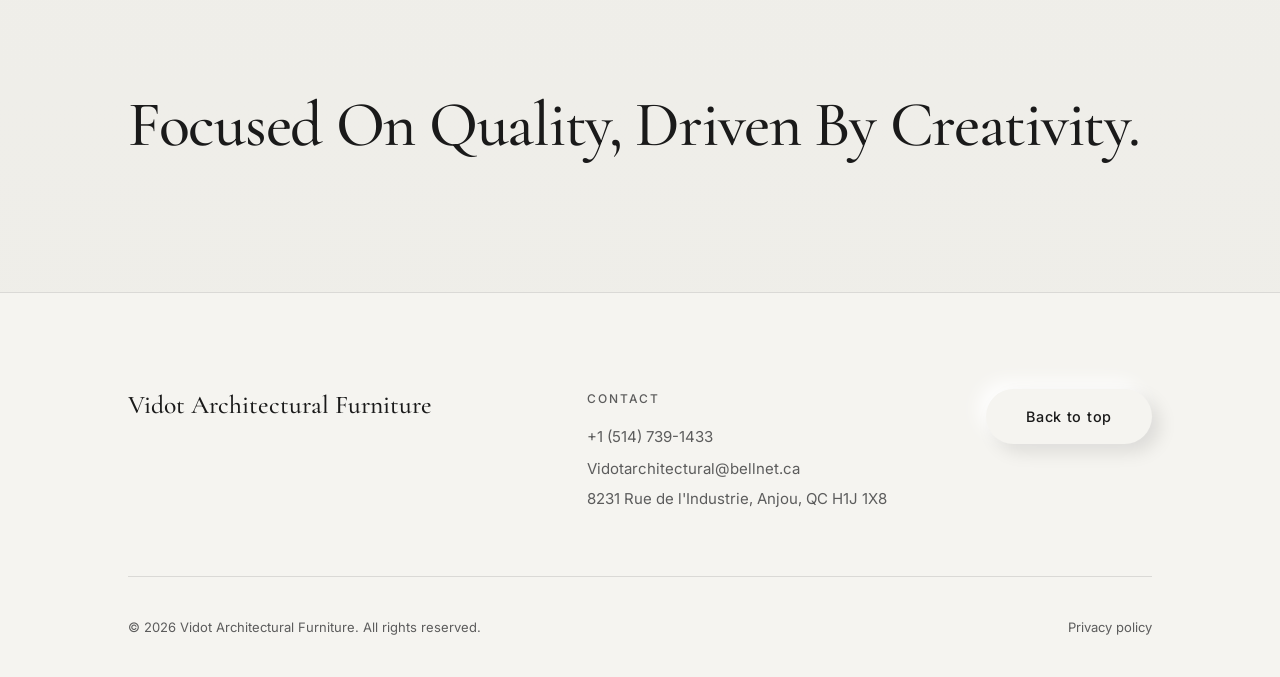
<file: contemporary-lines.html>
<!DOCTYPE html>
<html lang="en">
<head>
    <meta charset="UTF-8">
    <meta name="viewport" content="width=device-width, initial-scale=1, viewport-fit=cover">
    <meta name="theme-color" content="#f5f4f0">
    <meta name="description" content="Contemporary Lines – a modern kitchen with Shaker-style doors, marble countertops, and brass accents. By Vidot Architectural Furniture.">
    <title>Contemporary Lines – Vidot Architectural Furniture</title>
    <link rel="canonical" href="https://www.vidotarchitectural.com/contemporary-lines.html">
    <meta property="og:type" content="website">
    <meta property="og:locale" content="en_CA">
    <meta property="og:site_name" content="Vidot Architectural Furniture">
    <meta property="og:title" content="Contemporary Lines – Vidot Architectural Furniture">
    <meta property="og:description" content="Contemporary Lines – a modern kitchen with Shaker-style doors, marble countertops, and brass accents. By Vidot Architectural Furniture.">
    <meta property="og:url" content="https://www.vidotarchitectural.com/contemporary-lines.html">
    <meta property="og:image" content="https://www.vidotarchitectural.com/Image/Projects/Project%205/Card-5.webp">
    <meta name="twitter:card" content="summary_large_image">
    <meta name="twitter:title" content="Contemporary Lines – Vidot Architectural Furniture">
    <meta name="twitter:description" content="Contemporary Lines – a modern kitchen with Shaker-style doors, marble countertops, and brass accents. By Vidot Architectural Furniture.">
    <meta name="twitter:image" content="https://www.vidotarchitectural.com/Image/Projects/Project%205/Card-5.webp">
    <link rel="stylesheet" href="css/styles.css">
    <link rel="icon" href="Image/favicon.png" type="image/png" sizes="32x32">
    <link rel="icon" href="Image/Black%20logo.webp" type="image/webp">
    <link rel="apple-touch-icon" href="Image/apple-touch-icon.png" sizes="180x180">
    <link rel="preconnect" href="https://fonts.googleapis.com">
    <link rel="preconnect" href="https://fonts.gstatic.com" crossorigin>
    <link href="https://fonts.googleapis.com/css2?family=Cormorant+Garamond:ital,wght@0,500;1,500&family=Inter:wght@300;400;500;600&display=swap" rel="stylesheet">
</head>
<body class="page-projects">
    <a href="#main" class="skip-link">Skip to main content</a>

    <header class="header">
        <nav class="nav" aria-label="Main navigation">
            <a href="index.html" class="nav-logo">
                <img src="Image/white%20logo.webp" alt="" class="nav-logo-img nav-logo-white">
                <img src="Image/Black%20logo.webp" alt="" class="nav-logo-img nav-logo-dark">
                <span class="nav-logo-text">Vidot Architectural Furniture</span>
            </a>
            <button class="nav-toggle" aria-label="Toggle menu" aria-expanded="false">
                <span></span>
                <span></span>
                <span></span>
            </button>
            <ul class="nav-list">
                <li><a href="projects.html" class="active">Our Work</a></li>
                <li><a href="index.html#process">Our Process</a></li>
                <li><a href="about.html">About Us</a></li>
                <li><a href="index.html#contact" class="contact-trigger">Contact us</a></li>
            </ul>
        </nav>
    </header>

    <main id="main">
        <article class="project-detail">
            <header class="project-detail-header">
                <h1 class="project-detail-title">Contemporary Lines</h1>
                <p class="project-detail-intro"><span class="only-desktop">An elegant blend of sleek modern lines and timeless Shaker-style doors creates a warm, inviting ambiance that exudes both comfort and style. The luxurious marble countertop, seamlessly integrated with a matching backsplash, elevates the design with a touch of refined sophistication. Every detail of this contemporary kitchen has been thoughtfully curated to strike the perfect balance between functionality and aesthetic appeal, resulting in a space that feels effortlessly chic and undeniably welcoming.</span><span class="only-mobile">Modern lines and Shaker doors; marble countertop and backsplash—chic and welcoming.</span></p>
            </header>
            <div class="project-detail-meta animate-on-scroll">
                <dl class="project-meta-grid">
                    <div class="project-meta-item">
                        <dt>Location</dt>
                        <dd>Saint-Agathe-des-Monts</dd>
                    </div>
                    <div class="project-meta-item">
                        <dt>Architect</dt>
                        <dd>Michel Vidot</dd>
                    </div>
                    <div class="project-meta-item">
                        <dt>Category</dt>
                        <dd>Private Residential</dd>
                    </div>
                    <div class="project-meta-item">
                        <dt>Builder</dt>
                        <dd>Vidot Architectural Furniture</dd>
                    </div>
                </dl>
            </div>
            <section class="project-gallery-arc animate-on-scroll">
                <p class="project-gallery-label">Latest Images</p>
                <div class="project-gallery-arc-grid">
                    <div class="project-gallery-item size-full orientation-landscape">
                        <img loading="lazy" src="Image/Projects/Project%205/5-2.webp" alt="Contemporary kitchen with marble countertops, integrated backsplash and waterfall island">
                        <div class="project-gallery-caption">
                            <span class="project-gallery-number">01</span>
                            <p class="project-gallery-description">Contemporary kitchen with marble countertops, integrated backsplash and waterfall island.</p>
                        </div>
                    </div>
                    <div class="project-gallery-item size-wide orientation-landscape">
                        <img loading="lazy" src="Image/Projects/Project%205/5-3.webp" alt="Kitchen island with marble countertop and range area">
                        <div class="project-gallery-caption">
                            <span class="project-gallery-number">02</span>
                            <p class="project-gallery-description">Kitchen island with marble countertop and range area.</p>
                        </div>
                    </div>
                    <div class="project-gallery-item size-narrow orientation-portrait">
                        <img loading="lazy" src="Image/Projects/Project%205/5-4.webp" alt="Open shelving and bar area with marble countertop">
                        <div class="project-gallery-caption">
                            <span class="project-gallery-number">03</span>
                            <p class="project-gallery-description">Open shelving and bar area with marble countertop.</p>
                        </div>
                    </div>
                    <div class="project-gallery-item size-narrow orientation-portrait">
                        <img loading="lazy" src="Image/Projects/Project%205/5-5.webp" alt="Home bar with open shelving and marble bar station">
                        <div class="project-gallery-caption">
                            <span class="project-gallery-number">04</span>
                            <p class="project-gallery-description">Home bar with open shelving and marble bar station.</p>
                        </div>
                    </div>
                    <div class="project-gallery-item size-wide orientation-landscape">
                        <img loading="lazy" src="Image/Projects/Project%205/5-6.webp" alt="Kitchen island with marble waterfall edge and wood cabinetry">
                        <div class="project-gallery-caption">
                            <span class="project-gallery-number">05</span>
                            <p class="project-gallery-description">Kitchen island with marble waterfall edge and wood cabinetry.</p>
                        </div>
                    </div>
                    <div class="project-gallery-item size-tall orientation-portrait">
                        <img loading="lazy" src="Image/Projects/Project%205/5-7.webp" alt="Brass cabinet knob on Shaker-style white cabinetry">
                        <div class="project-gallery-caption">
                            <span class="project-gallery-number">06</span>
                            <p class="project-gallery-description">Brass cabinet knob on Shaker-style white cabinetry.</p>
                        </div>
                    </div>
                    <div class="project-gallery-item size-half orientation-portrait">
                        <img loading="lazy" src="Image/Projects/Project%205/5-8.webp" alt="Metallic bar pulls on wood cabinetry">
                        <div class="project-gallery-caption">
                            <span class="project-gallery-number">07</span>
                            <p class="project-gallery-description">Metallic bar pulls on wood cabinetry.</p>
                        </div>
                    </div>
                    <div class="project-gallery-item size-half orientation-portrait">
                        <img loading="lazy" src="Image/Projects/Project%205/5-9.webp" alt="Shaker-style wood cabinetry with brass bar pulls">
                        <div class="project-gallery-caption">
                            <span class="project-gallery-number">08</span>
                            <p class="project-gallery-description">Shaker-style wood cabinetry with brass bar pulls.</p>
                        </div>
                    </div>
                    <div class="project-gallery-item size-wide orientation-landscape">
                        <img loading="lazy" src="Image/Projects/Project%205/5-10.webp" alt="Kitchen sink area with marble backsplash and dark cabinetry">
                        <div class="project-gallery-caption">
                            <span class="project-gallery-number">09</span>
                            <p class="project-gallery-description">Kitchen sink area with marble backsplash and dark cabinetry.</p>
                        </div>
                    </div>
                </div>
            </section>
            <section class="project-detail-section animate-on-scroll">
                <h2 class="project-section-title">Architecture That Lasts</h2>
                <div class="project-section-content">
                    <p><span class="only-desktop">Buildings are valued for their lasting impact. Contemporary Lines exemplifies how craftsmanship and materials are respected—creating spaces that will be cherished for generations.</span><span class="only-mobile">Craftsmanship and materials chosen to last—spaces cherished for generations.</span></p>
                </div>
            </section>
            <section class="related-projects animate-on-scroll">
                <h2 class="related-projects-title">Related Projects</h2>
                <div class="related-projects-grid">
                    <a href="white-pastry-kitchen.html" class="related-project-card">
                        <div class="related-project-image">
                            <img loading="lazy" src="Image/Projects/Project%201/Card-1.webp" alt="The White Pastry Kitchen">
                        </div>
                        <div class="related-project-info">
                            <span class="related-project-category">Private Residential</span>
                            <h3>The White Pastry Kitchen</h3>
                        </div>
                    </a>
                    <a href="bespoke-residence.html" class="related-project-card">
                        <div class="related-project-image">
                            <img loading="lazy" src="Image/Projects/Project%206/Card-6.webp" alt="Bespoke Residence">
                        </div>
                        <div class="related-project-info">
                            <span class="related-project-category">Private Residential</span>
                            <h3>Bespoke Residence</h3>
                        </div>
                    </a>
                </div>
            </section>
        </article>

        <section class="quote-cta">
            <p class="quote-cta-text animate-on-scroll">Focused On Quality, Driven By Creativity.</p>
        </section>

        <footer id="contact" class="footer">
            <div class="footer-main">
                <div class="footer-brand">
                    <p class="footer-company-name">Vidot Architectural Furniture</p>
                </div>
                <div class="footer-contact">
                    <p class="footer-contact-label">Contact</p>
                    <ul class="footer-contact-list">
                        <li><a href="tel:+15147391433">+1 (514) 739-1433</a></li>
                        <li><a href="mailto:Vidotarchitectural@bellnet.ca">Vidotarchitectural@bellnet.ca</a></li>
                        <li>
                            <address class="footer-address">8231 Rue de l'Industrie, Anjou, QC H1J 1X8</address>
                        </li>
                    </ul>
                </div>
                <a href="#main" class="btn btn-secondary back-to-top" aria-label="Back to top of page">Back to top</a>
            </div>
            <div class="footer-meta">
                <p class="footer-copyright">© 2026 Vidot Architectural Furniture. All rights reserved.</p>
                <p class="footer-privacy"><a href="privacy.html">Privacy policy</a></p>
            </div>
        </footer>
    </main>
    <script src="js/script.js" defer></script>
</body>
</html>
</file>
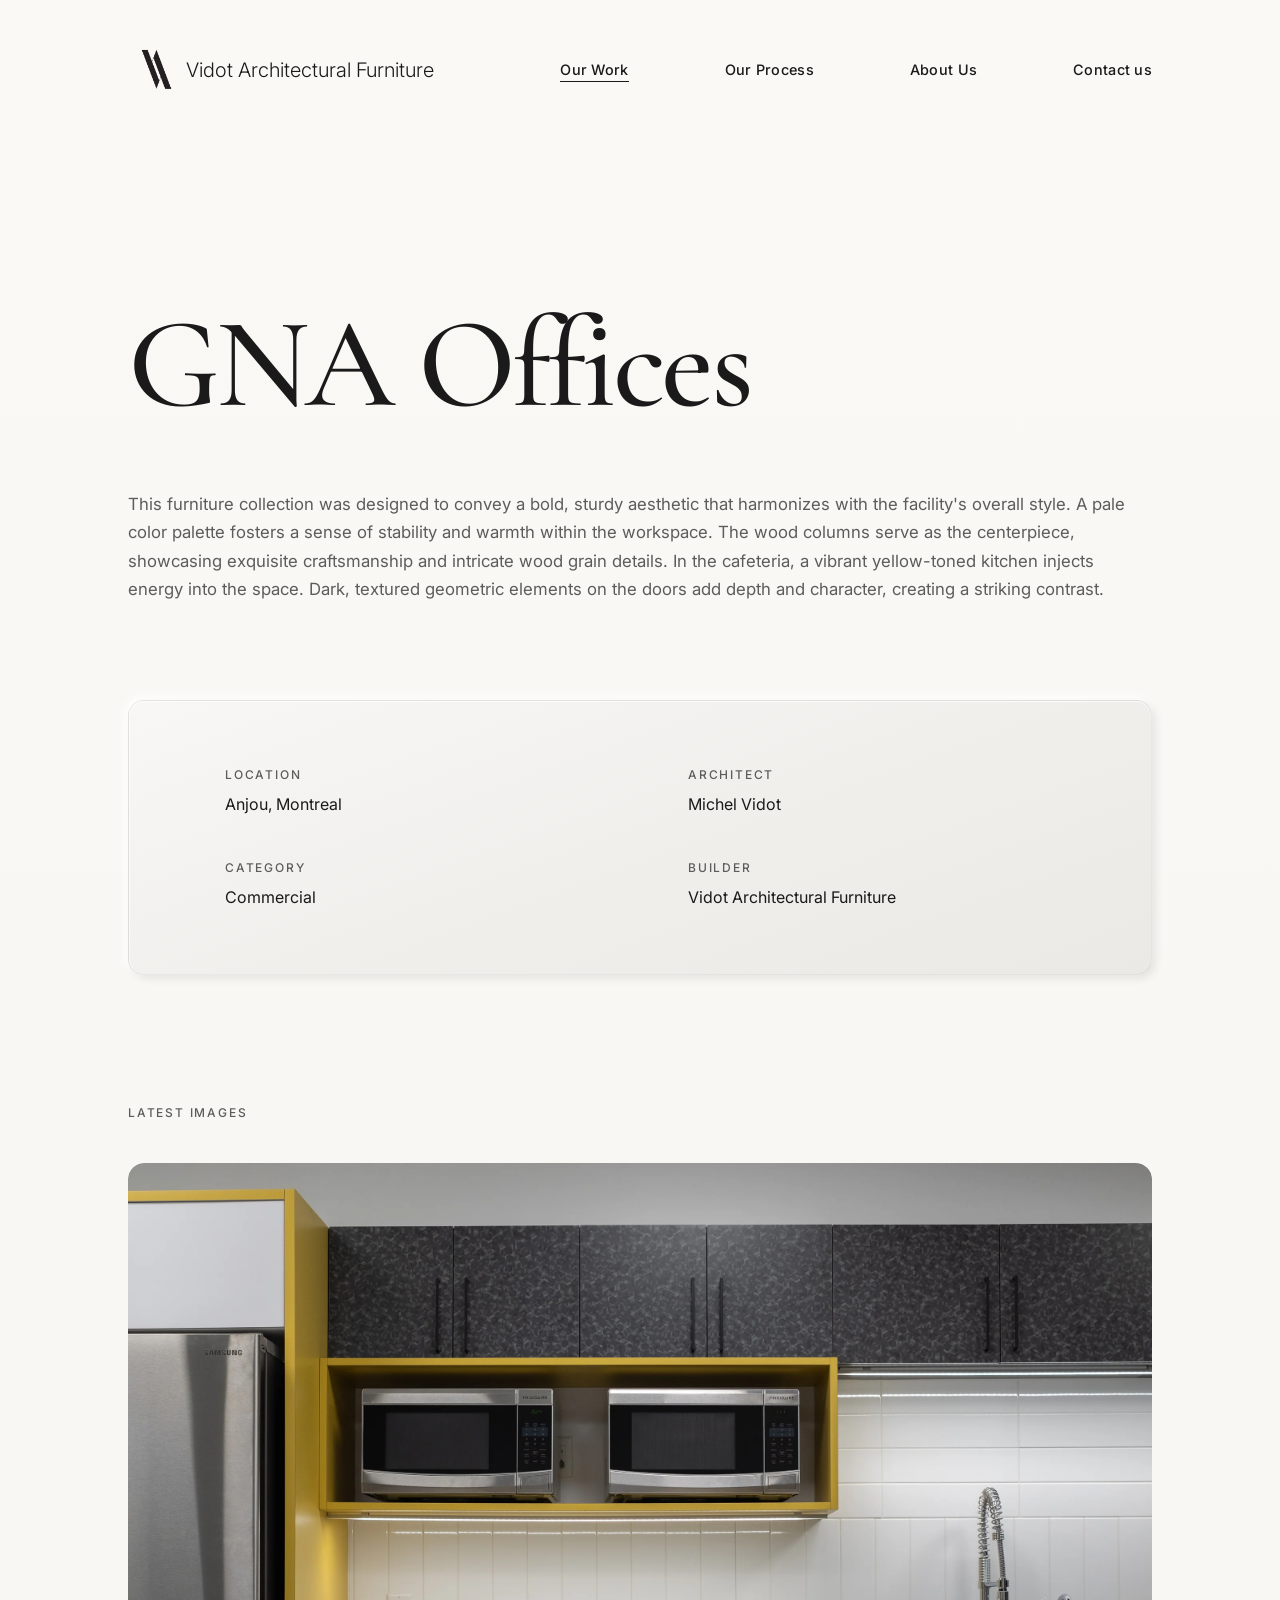
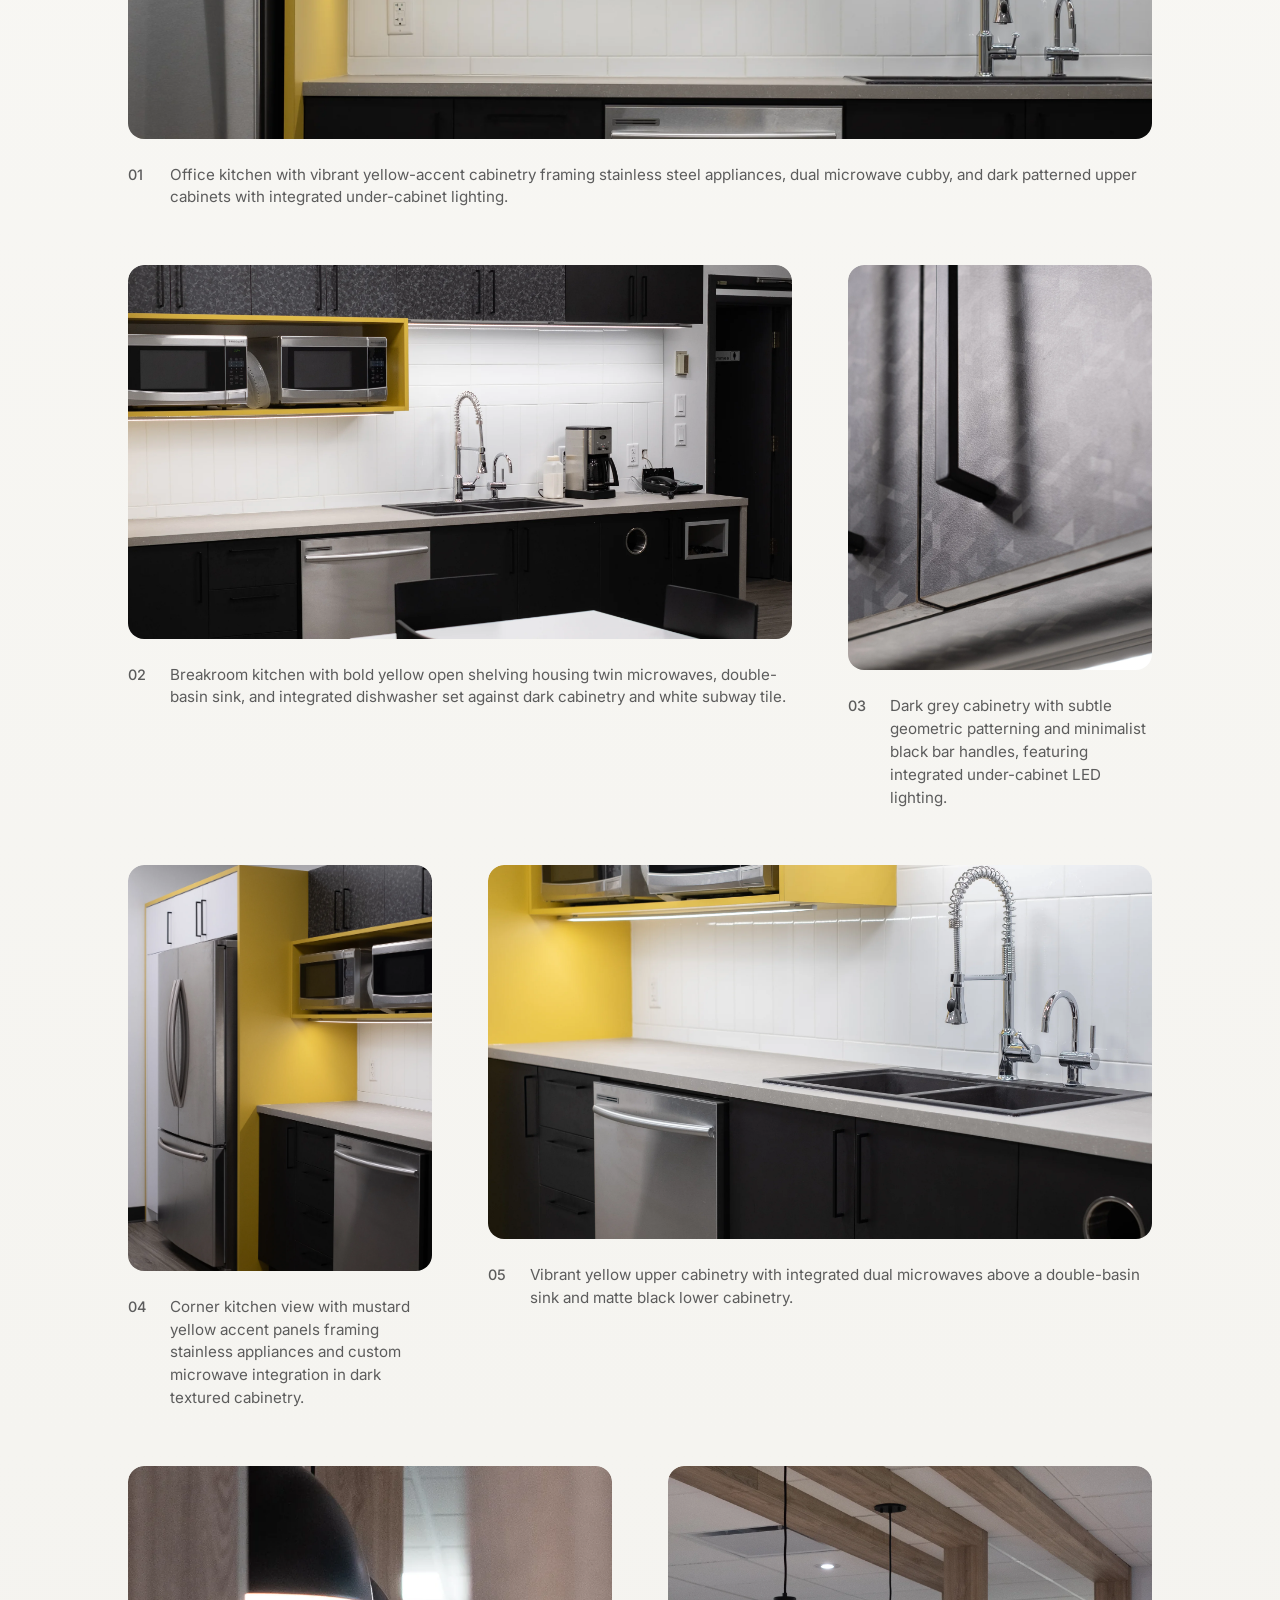
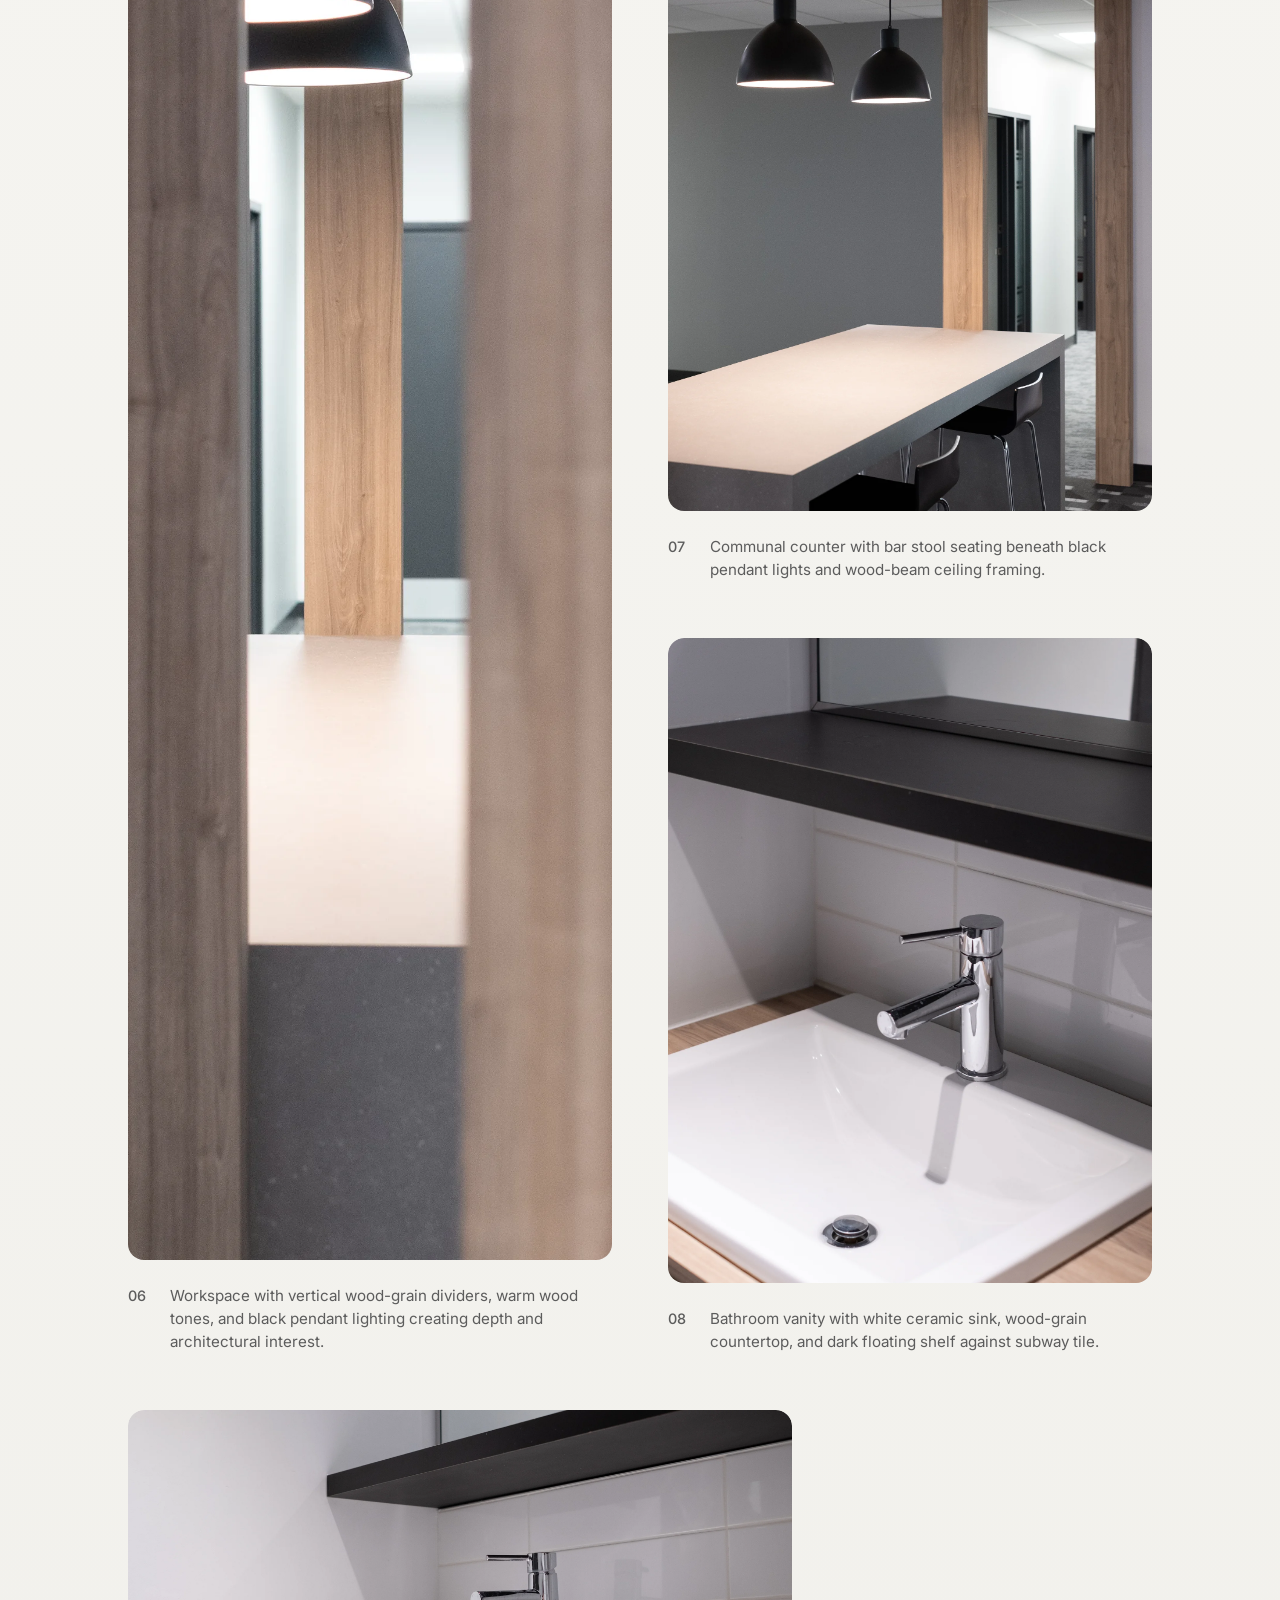
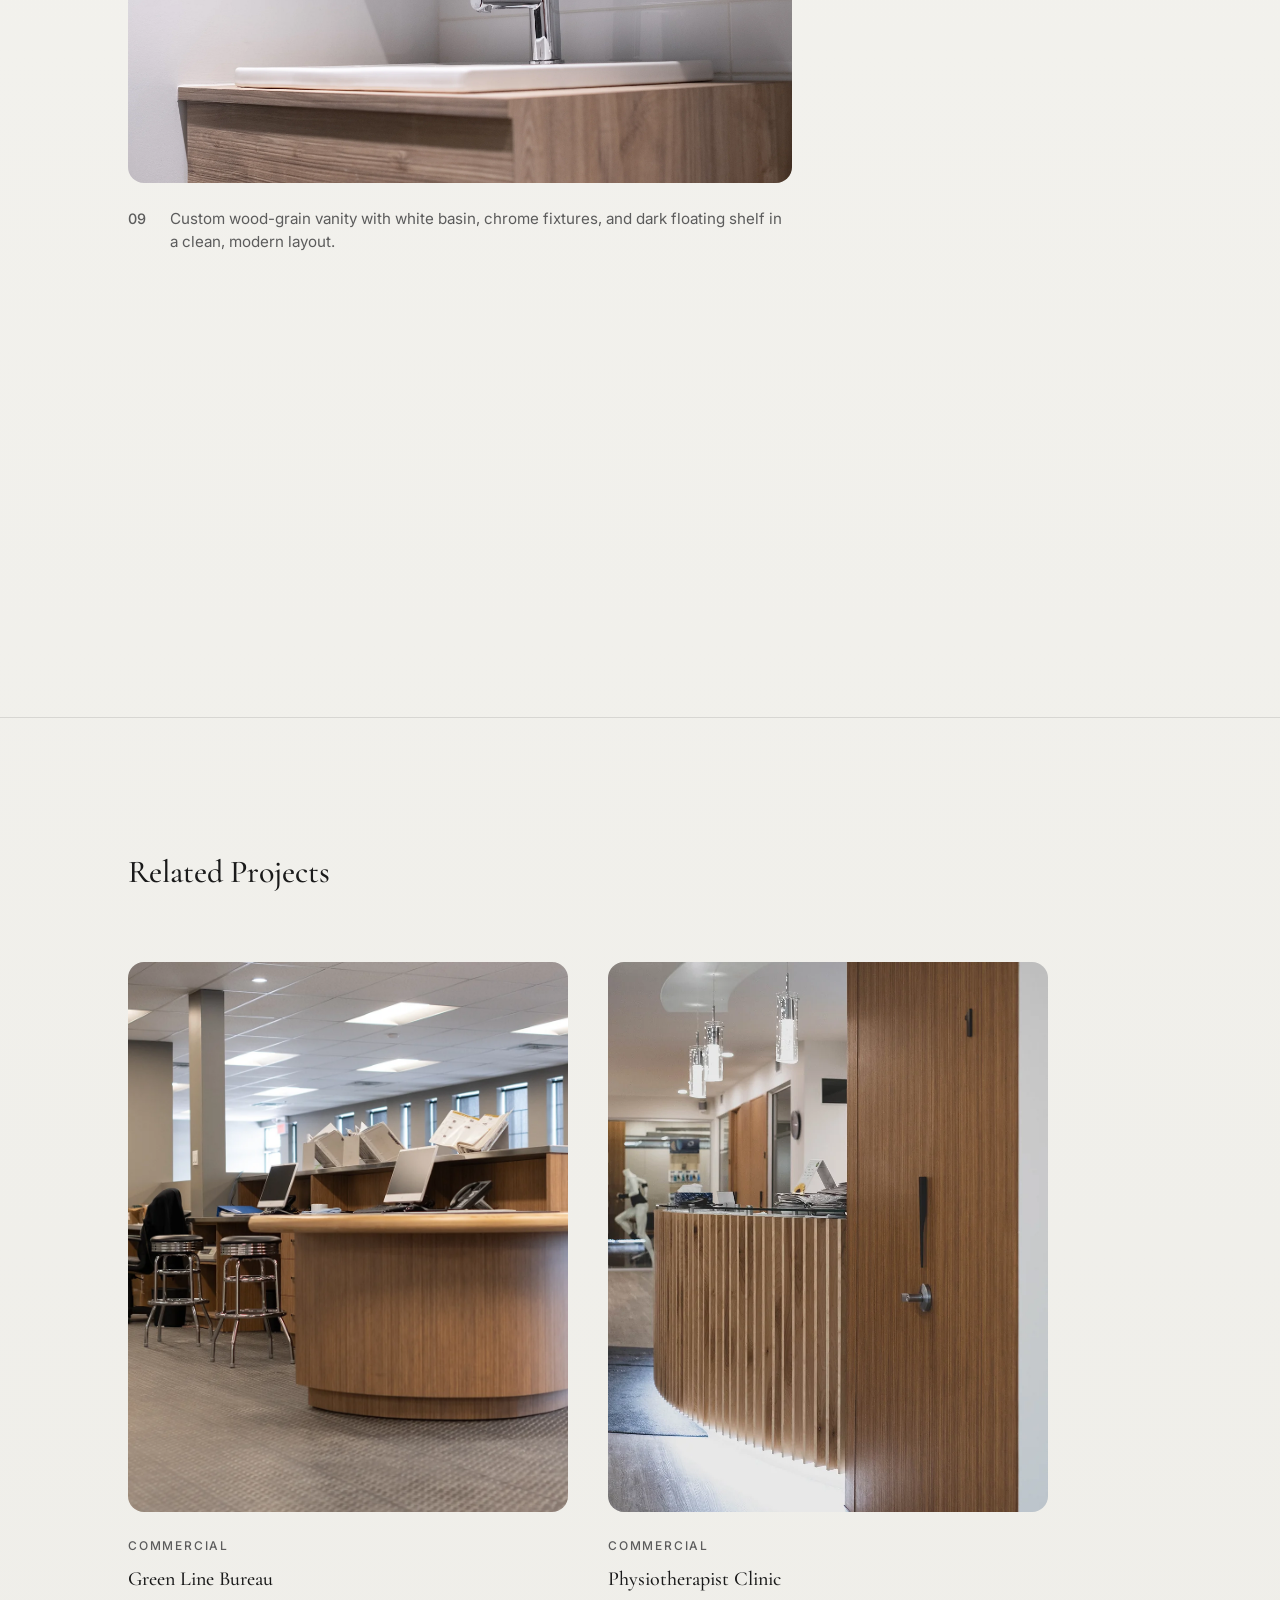
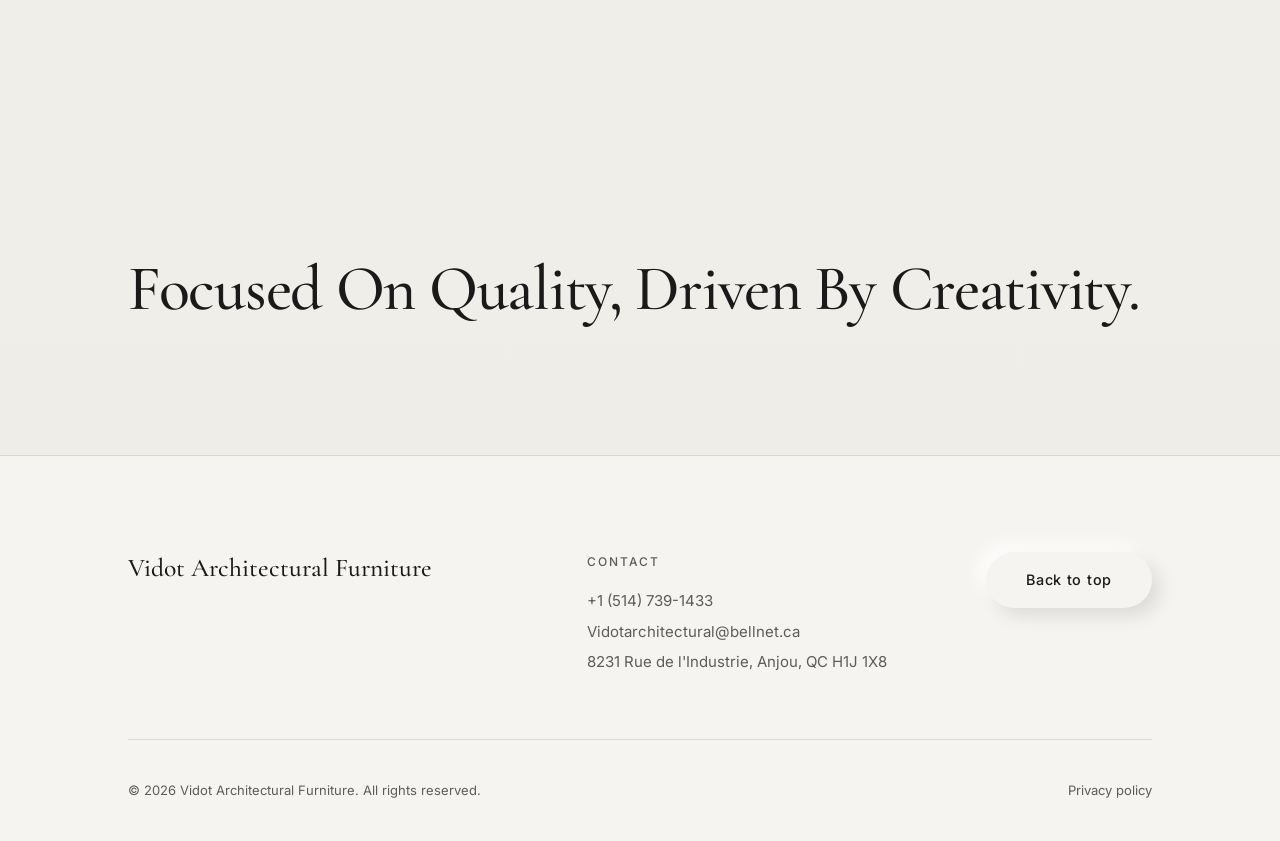
<file: gna-offices.html>
<!DOCTYPE html>
<html lang="en">
<head>
    <meta charset="UTF-8">
    <meta name="viewport" content="width=device-width, initial-scale=1, viewport-fit=cover">
    <meta name="theme-color" content="#f5f4f0">
    <meta name="description" content="GNA Offices – custom furniture and wood columns for a commercial workspace in Anjou. By Vidot Architectural Furniture.">
    <title>GNA Offices – Vidot Architectural Furniture</title>
    <link rel="canonical" href="https://www.vidotarchitectural.com/gna-offices.html">
    <meta property="og:type" content="website">
    <meta property="og:locale" content="en_CA">
    <meta property="og:site_name" content="Vidot Architectural Furniture">
    <meta property="og:title" content="GNA Offices – Vidot Architectural Furniture">
    <meta property="og:description" content="GNA Offices – custom furniture and wood columns for a commercial workspace in Anjou. By Vidot Architectural Furniture.">
    <meta property="og:url" content="https://www.vidotarchitectural.com/gna-offices.html">
    <meta property="og:image" content="https://www.vidotarchitectural.com/Image/Projects/Project%202/Card-2.webp">
    <meta name="twitter:card" content="summary_large_image">
    <meta name="twitter:title" content="GNA Offices – Vidot Architectural Furniture">
    <meta name="twitter:description" content="GNA Offices – custom furniture and wood columns for a commercial workspace in Anjou. By Vidot Architectural Furniture.">
    <meta name="twitter:image" content="https://www.vidotarchitectural.com/Image/Projects/Project%202/Card-2.webp">
    <link rel="stylesheet" href="css/styles.css">
    <link rel="icon" href="Image/favicon.png" type="image/png" sizes="32x32">
    <link rel="icon" href="Image/Black%20logo.webp" type="image/webp">
    <link rel="apple-touch-icon" href="Image/apple-touch-icon.png" sizes="180x180">
    <link rel="preconnect" href="https://fonts.googleapis.com">
    <link rel="preconnect" href="https://fonts.gstatic.com" crossorigin>
    <link href="https://fonts.googleapis.com/css2?family=Cormorant+Garamond:ital,wght@0,500;1,500&family=Inter:wght@300;400;500;600&display=swap" rel="stylesheet">
</head>
<body class="page-projects">
    <a href="#main" class="skip-link">Skip to main content</a>

    <header class="header">
        <nav class="nav" aria-label="Main navigation">
            <a href="index.html" class="nav-logo">
                <img src="Image/white%20logo.webp" alt="" class="nav-logo-img nav-logo-white">
                <img src="Image/Black%20logo.webp" alt="" class="nav-logo-img nav-logo-dark">
                <span class="nav-logo-text">Vidot Architectural Furniture</span>
            </a>
            <button class="nav-toggle" aria-label="Toggle menu" aria-expanded="false">
                <span></span>
                <span></span>
                <span></span>
            </button>
            <ul class="nav-list">
                <li><a href="projects.html" class="active">Our Work</a></li>
                <li><a href="index.html#process">Our Process</a></li>
                <li><a href="about.html">About Us</a></li>
                <li><a href="index.html#contact" class="contact-trigger">Contact us</a></li>
            </ul>
        </nav>
    </header>

    <main id="main">
        <article class="project-detail">
            <header class="project-detail-header">
                <h1 class="project-detail-title">GNA Offices</h1>
                <p class="project-detail-intro"><span class="only-desktop">This furniture collection was designed to convey a bold, sturdy aesthetic that harmonizes with the facility's overall style. A pale color palette fosters a sense of stability and warmth within the workspace. The wood columns serve as the centerpiece, showcasing exquisite craftsmanship and intricate wood grain details. In the cafeteria, a vibrant yellow-toned kitchen injects energy into the space. Dark, textured geometric elements on the doors add depth and character, creating a striking contrast.</span><span class="only-mobile">Bold office millwork: warm wood columns, a calm palette, a bright cafeteria kitchen, and textured door details.</span></p>
            </header>
            <div class="project-detail-meta animate-on-scroll">
                <dl class="project-meta-grid">
                    <div class="project-meta-item">
                        <dt>Location</dt>
                        <dd>Anjou, Montreal</dd>
                    </div>
                    <div class="project-meta-item">
                        <dt>Architect</dt>
                        <dd>Michel Vidot</dd>
                    </div>
                    <div class="project-meta-item">
                        <dt>Category</dt>
                        <dd>Commercial</dd>
                    </div>
                    <div class="project-meta-item">
                        <dt>Builder</dt>
                        <dd>Vidot Architectural Furniture</dd>
                    </div>
                </dl>
            </div>
            <section class="project-gallery-arc animate-on-scroll">
                <p class="project-gallery-label">Latest Images</p>
                <div class="project-gallery-arc-grid">
                    <div class="project-gallery-item size-full orientation-landscape">
                        <img loading="lazy" src="Image/Projects/Project%202/2-2.webp" alt="Office kitchen with bright yellow accent cabinetry framing stainless steel refrigerator and dual microwave cubby">
                        <div class="project-gallery-caption">
                            <span class="project-gallery-number">01</span>
                            <p class="project-gallery-description">Office kitchen with vibrant yellow-accent cabinetry framing stainless steel appliances, dual microwave cubby, and dark patterned upper cabinets with integrated under-cabinet lighting.</p>
                        </div>
                    </div>
                    <div class="project-gallery-item size-wide orientation-landscape">
                        <img loading="lazy" src="Image/Projects/Project%202/2-3.webp" alt="Breakroom kitchen with bold yellow open shelving and double-basin sink">
                        <div class="project-gallery-caption">
                            <span class="project-gallery-number">02</span>
                            <p class="project-gallery-description">Breakroom kitchen with bold yellow open shelving housing twin microwaves, double-basin sink, and integrated dishwasher set against dark cabinetry and white subway tile.</p>
                        </div>
                    </div>
                    <div class="project-gallery-item size-narrow orientation-portrait">
                        <img loading="lazy" src="Image/Projects/Project%202/2-4.webp" alt="Dark grey cabinetry with geometric patterning and minimalist black bar handles">
                        <div class="project-gallery-caption">
                            <span class="project-gallery-number">03</span>
                            <p class="project-gallery-description">Dark grey cabinetry with subtle geometric patterning and minimalist black bar handles, featuring integrated under-cabinet LED lighting.</p>
                        </div>
                    </div>
                    <div class="project-gallery-item size-narrow orientation-portrait">
                        <img loading="lazy" src="Image/Projects/Project%202/2-5.webp" alt="Corner kitchen view with mustard yellow accent panels and custom microwave integration">
                        <div class="project-gallery-caption">
                            <span class="project-gallery-number">04</span>
                            <p class="project-gallery-description">Corner kitchen view with mustard yellow accent panels framing stainless appliances and custom microwave integration in dark textured cabinetry.</p>
                        </div>
                    </div>
                    <div class="project-gallery-item size-wide orientation-landscape">
                        <img loading="lazy" src="Image/Projects/Project%202/2-6.webp" alt="Yellow upper cabinetry with dual microwaves above double-basin sink">
                        <div class="project-gallery-caption">
                            <span class="project-gallery-number">05</span>
                            <p class="project-gallery-description">Vibrant yellow upper cabinetry with integrated dual microwaves above a double-basin sink and matte black lower cabinetry.</p>
                        </div>
                    </div>
                    <div class="project-gallery-item size-tall orientation-portrait">
                        <img loading="lazy" src="Image/Projects/Project%202/2-7.webp" alt="Workspace with vertical wood-grain dividers and black pendant lighting">
                        <div class="project-gallery-caption">
                            <span class="project-gallery-number">06</span>
                            <p class="project-gallery-description">Workspace with vertical wood-grain dividers, warm wood tones, and black pendant lighting creating depth and architectural interest.</p>
                        </div>
                    </div>
                    <div class="project-gallery-item size-half orientation-portrait">
                        <img loading="lazy" src="Image/Projects/Project%202/2-8.webp" alt="Communal counter with bar stool seating and wood-beam ceiling">
                        <div class="project-gallery-caption">
                            <span class="project-gallery-number">07</span>
                            <p class="project-gallery-description">Communal counter with bar stool seating beneath black pendant lights and wood-beam ceiling framing.</p>
                        </div>
                    </div>
                    <div class="project-gallery-item size-half orientation-portrait">
                        <img loading="lazy" src="Image/Projects/Project%202/2-9.webp" alt="Bathroom vanity with wood-grain countertop and dark floating shelf">
                        <div class="project-gallery-caption">
                            <span class="project-gallery-number">08</span>
                            <p class="project-gallery-description">Bathroom vanity with white ceramic sink, wood-grain countertop, and dark floating shelf against subway tile.</p>
                        </div>
                    </div>
                    <div class="project-gallery-item size-wide orientation-landscape">
                        <img loading="lazy" src="Image/Projects/Project%202/2-10.webp" alt="Custom wood-grain vanity with white basin and chrome fixtures">
                        <div class="project-gallery-caption">
                            <span class="project-gallery-number">09</span>
                            <p class="project-gallery-description">Custom wood-grain vanity with white basin, chrome fixtures, and dark floating shelf in a clean, modern layout.</p>
                        </div>
                    </div>
                </div>
            </section>
            <section class="project-detail-section animate-on-scroll">
                <h2 class="project-section-title">Bold Aesthetic, Refined Craft</h2>
                <div class="project-section-content">
                    <p><span class="only-desktop">The wood columns serve as the centerpiece of the workspace, showcasing exquisite craftsmanship and intricate wood grain details. The pale color palette fosters a sense of stability and warmth, while the cafeteria’s vibrant yellow-toned kitchen injects energy into the space. Dark, textured geometric elements on the doors add depth and character, creating a striking contrast that defines the facility’s overall style.</span><span class="only-mobile">Columns and grain anchor the space; the palette stays calm; the yellow kitchen adds energy; doors add depth.</span></p>
                </div>
            </section>
            <section class="related-projects animate-on-scroll">
                <h2 class="related-projects-title">Related Projects</h2>
                <div class="related-projects-grid">
                    <a href="green-line-bureau.html" class="related-project-card">
                        <div class="related-project-image">
                            <img loading="lazy" src="Image/Projects/Project%203/Card-3.webp" alt="Green Line Bureau">
                        </div>
                        <div class="related-project-info">
                            <span class="related-project-category">Commercial</span>
                            <h3>Green Line Bureau</h3>
                        </div>
                    </a>
                    <a href="physio-clinic.html" class="related-project-card">
                        <div class="related-project-image">
                            <img loading="lazy" src="Image/Projects/Project%204/Card-4.webp" alt="Physiotherapist Clinic">
                        </div>
                        <div class="related-project-info">
                            <span class="related-project-category">Commercial</span>
                            <h3>Physiotherapist Clinic</h3>
                        </div>
                    </a>
                </div>
            </section>
        </article>

        <section class="quote-cta">
            <p class="quote-cta-text animate-on-scroll">Focused On Quality, Driven By Creativity.</p>
        </section>

        <footer id="contact" class="footer">
            <div class="footer-main">
                <div class="footer-brand">
                    <p class="footer-company-name">Vidot Architectural Furniture</p>
                </div>
                <div class="footer-contact">
                    <p class="footer-contact-label">Contact</p>
                    <ul class="footer-contact-list">
                        <li><a href="tel:+15147391433">+1 (514) 739-1433</a></li>
                        <li><a href="mailto:Vidotarchitectural@bellnet.ca">Vidotarchitectural@bellnet.ca</a></li>
                        <li>
                            <address class="footer-address">8231 Rue de l'Industrie, Anjou, QC H1J 1X8</address>
                        </li>
                    </ul>
                </div>
                <a href="#main" class="btn btn-secondary back-to-top" aria-label="Back to top of page">Back to top</a>
            </div>
            <div class="footer-meta">
                <p class="footer-copyright">© 2026 Vidot Architectural Furniture. All rights reserved.</p>
                <p class="footer-privacy"><a href="privacy.html">Privacy policy</a></p>
            </div>
        </footer>
    </main>
    <script src="js/script.js" defer></script>
</body>
</html>
</file>
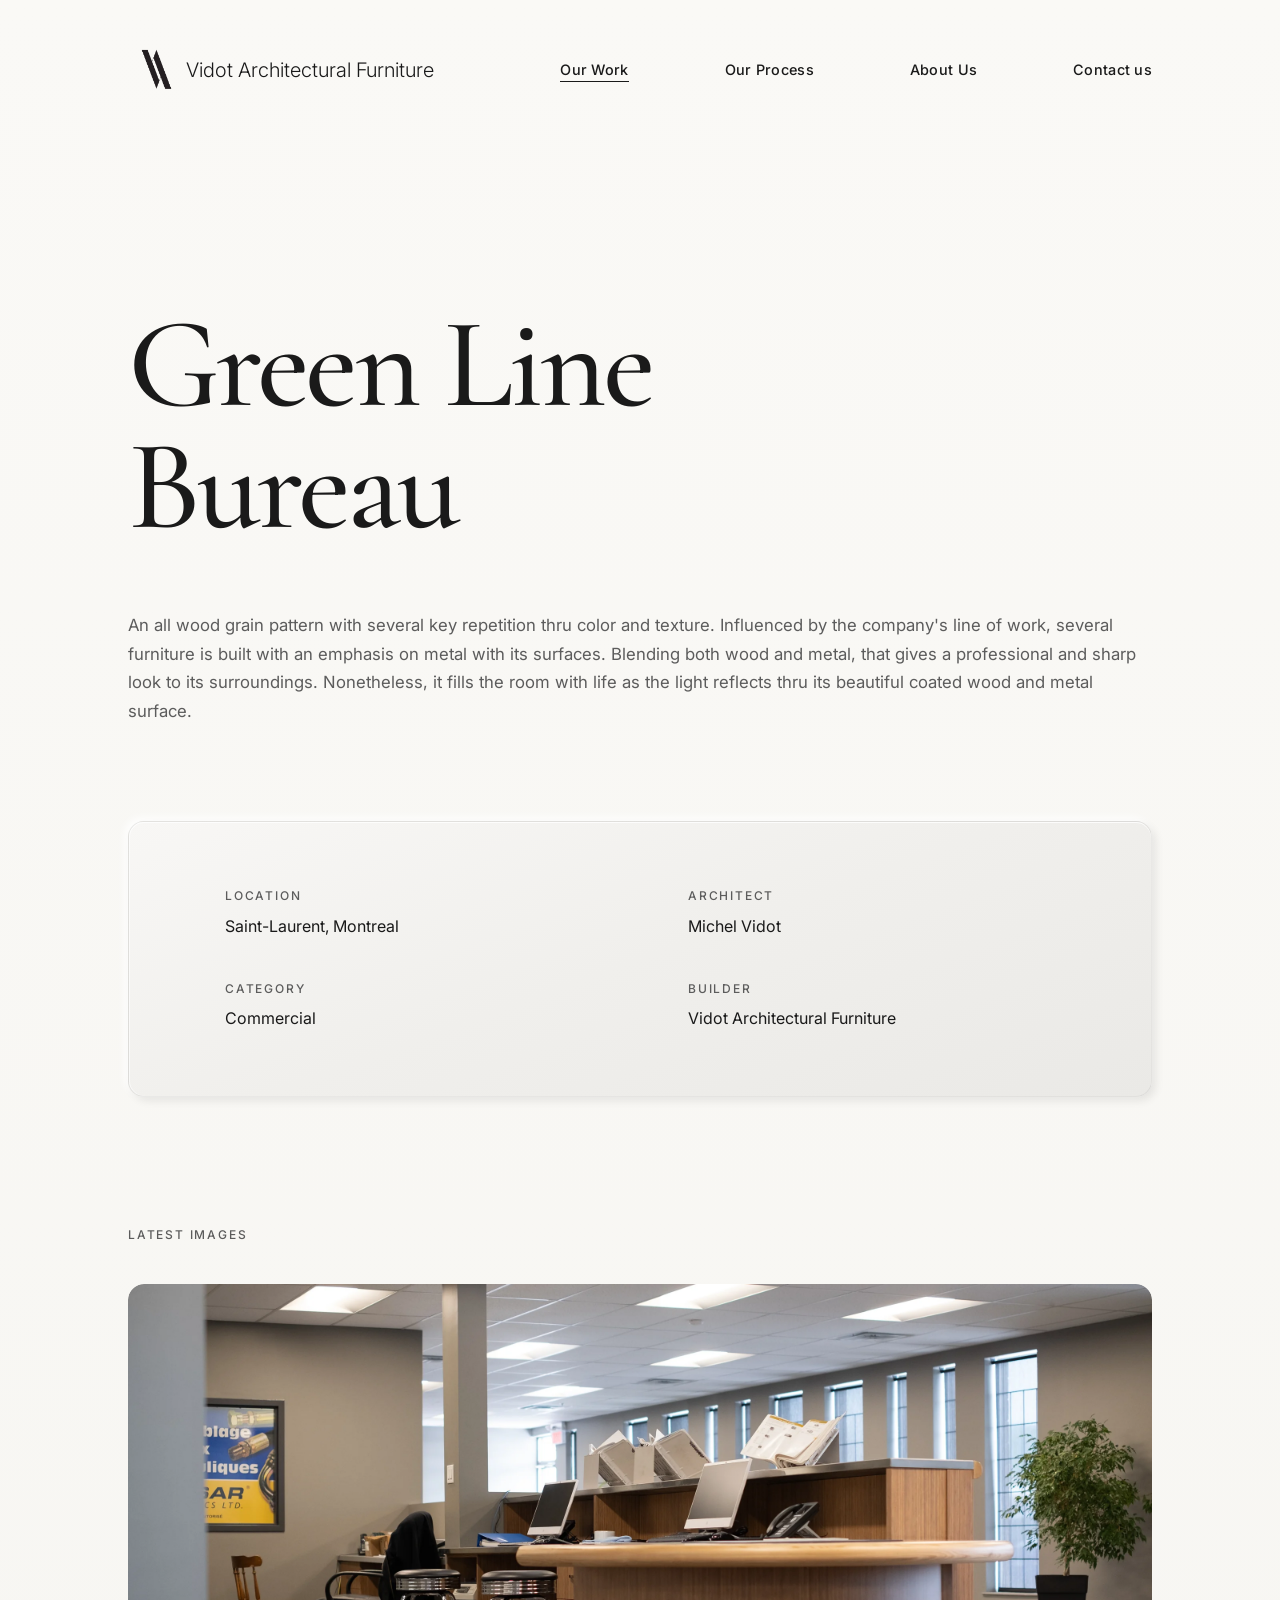
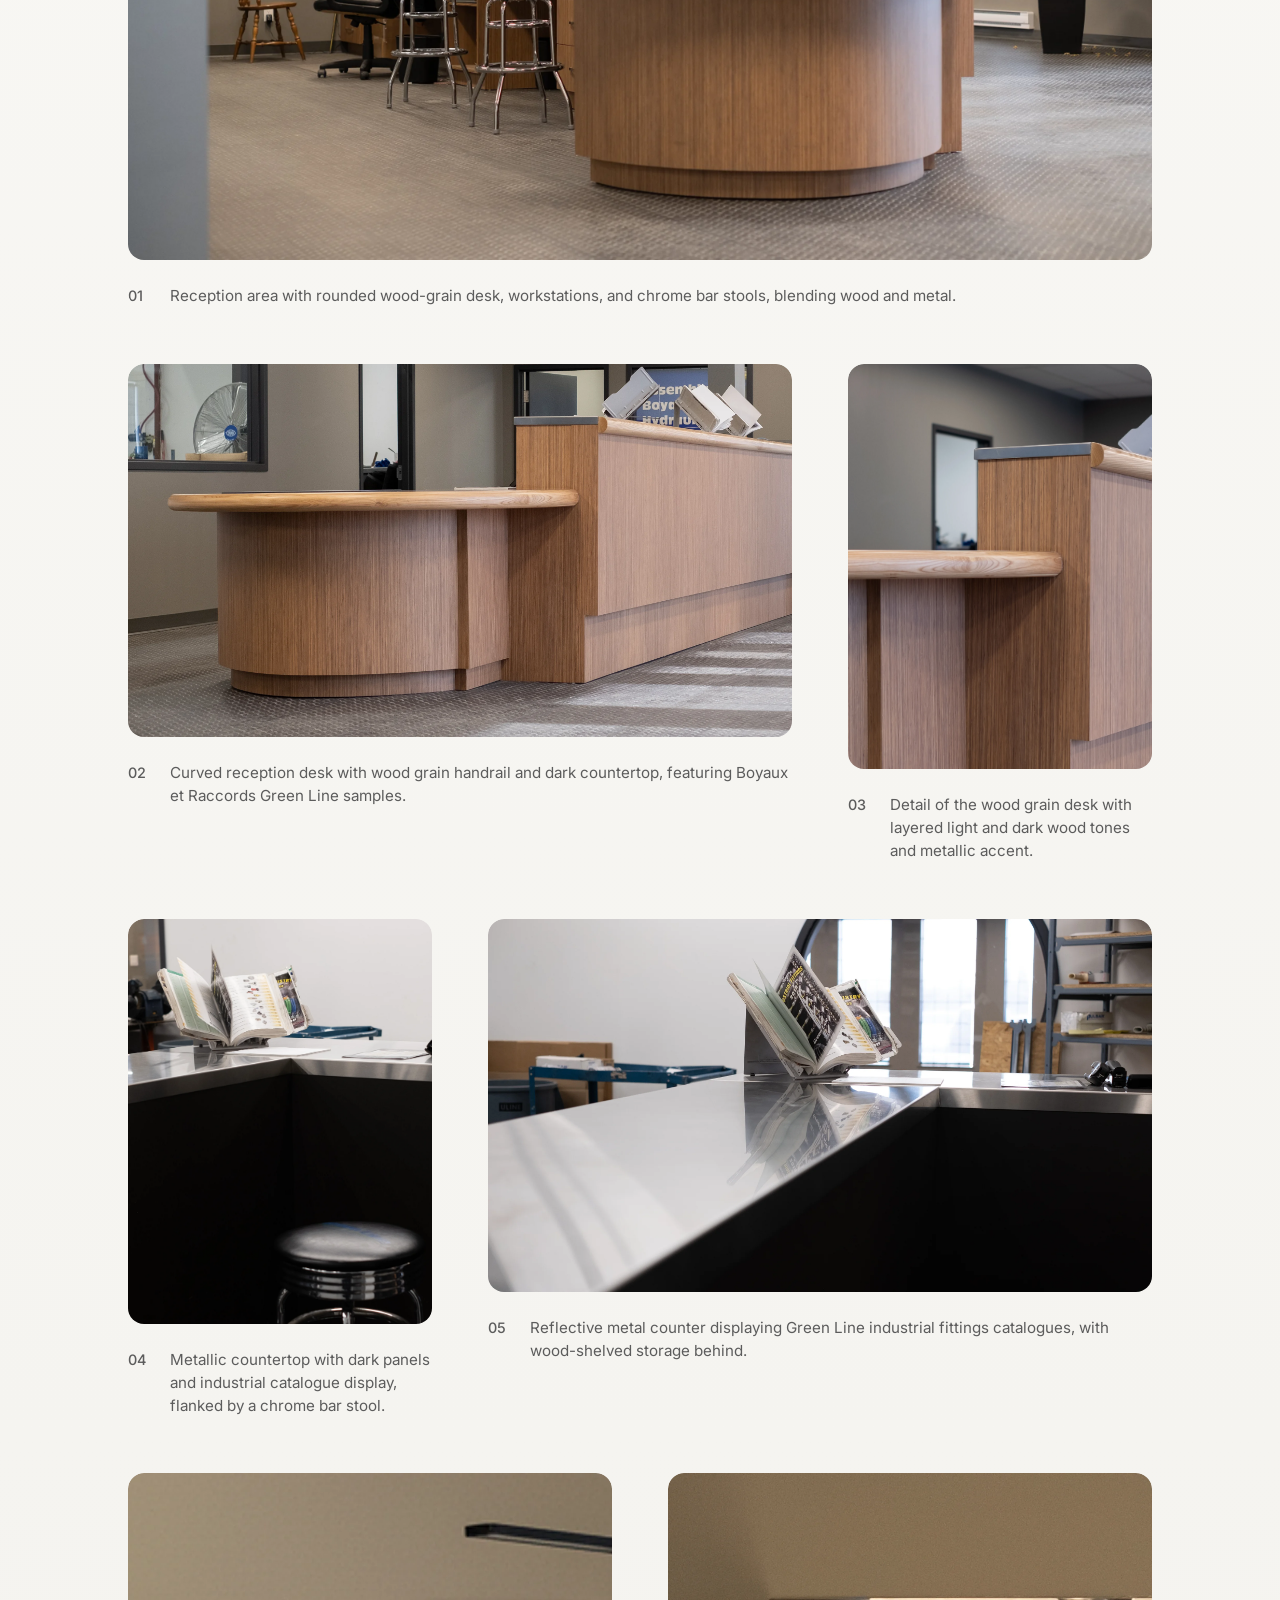
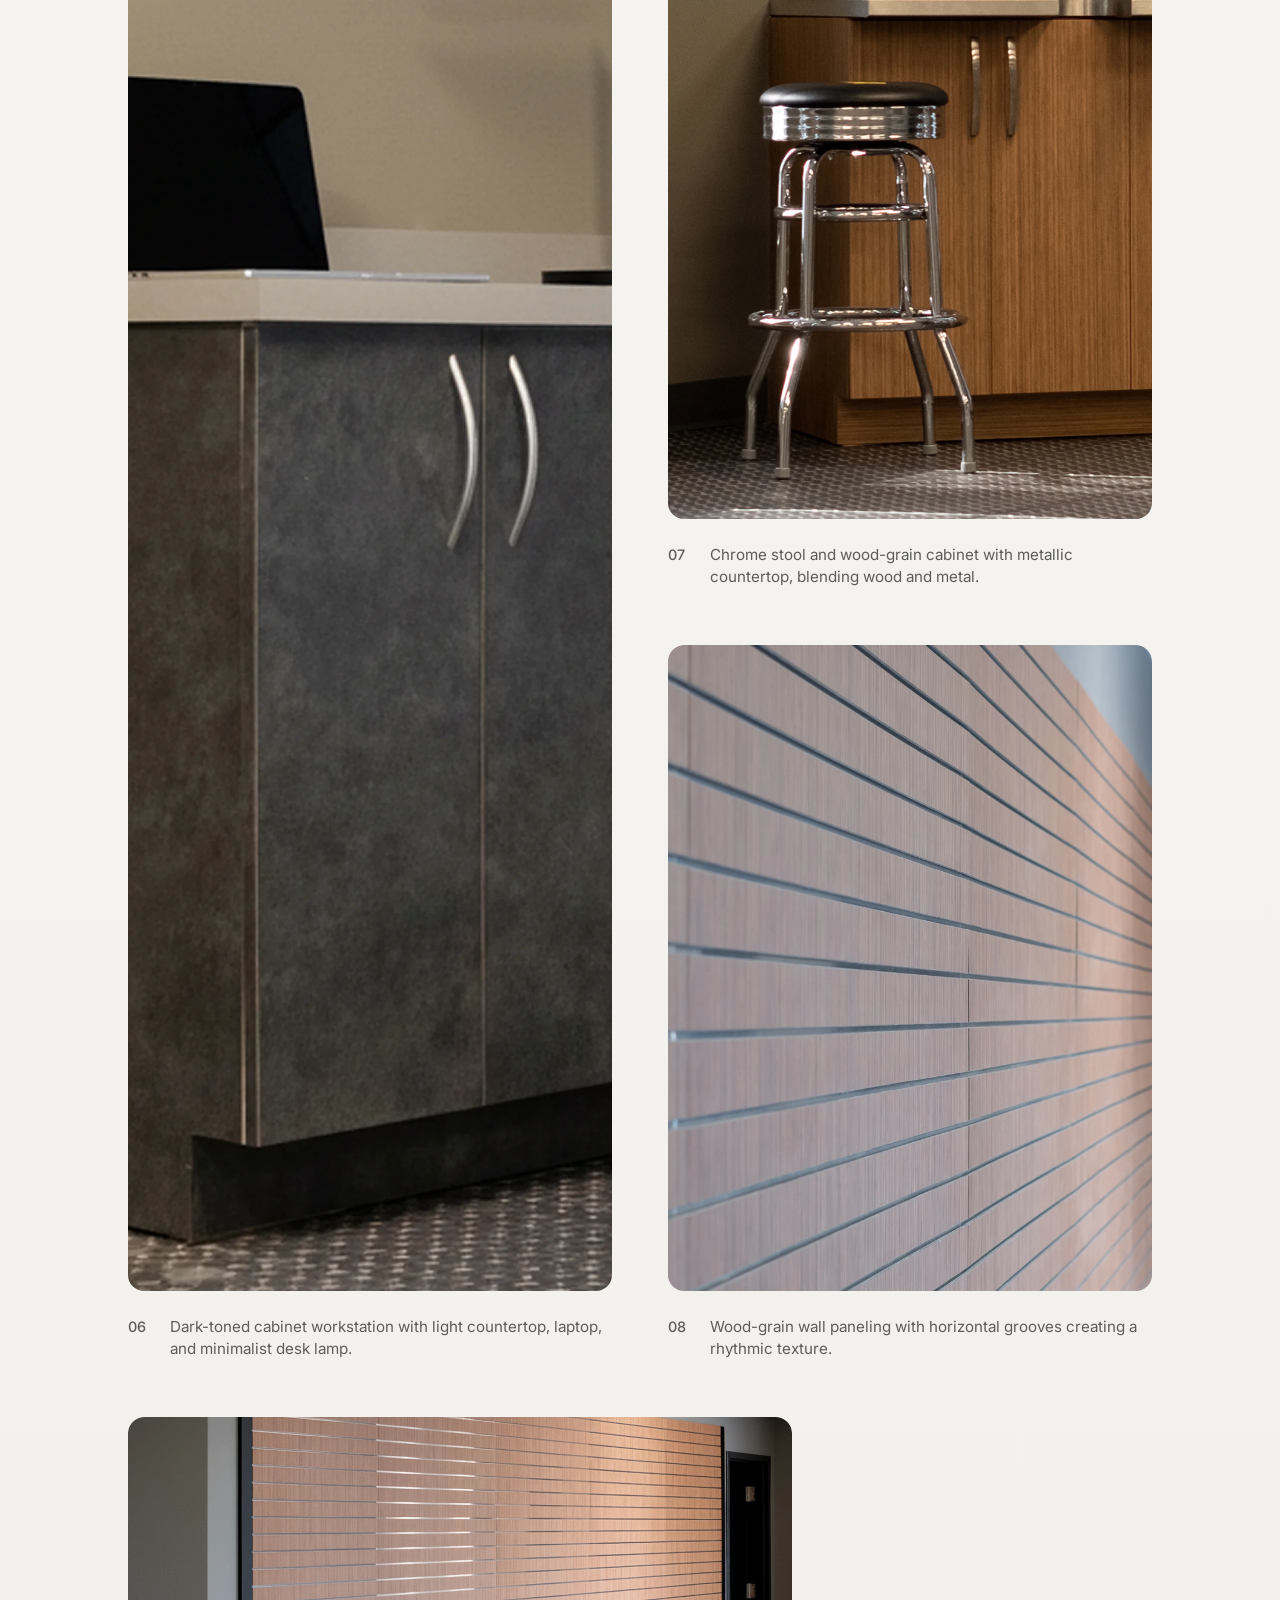
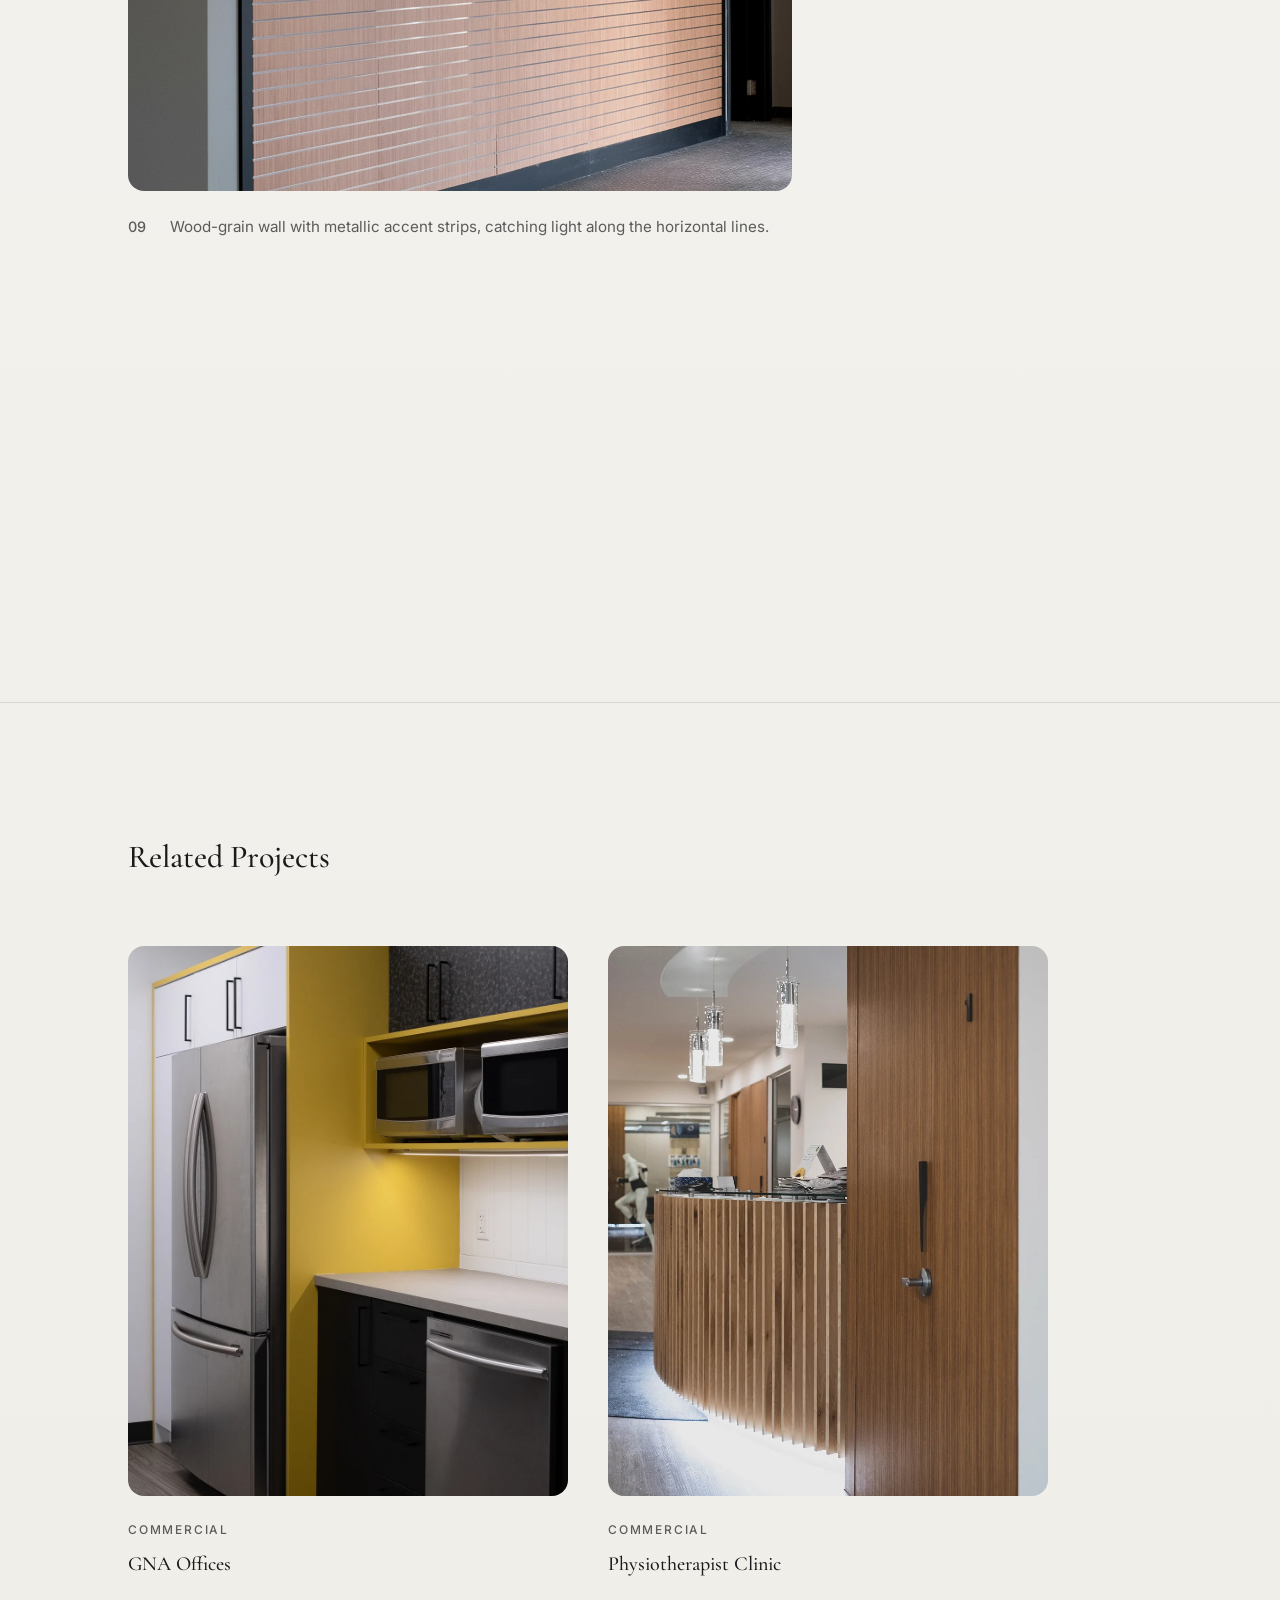
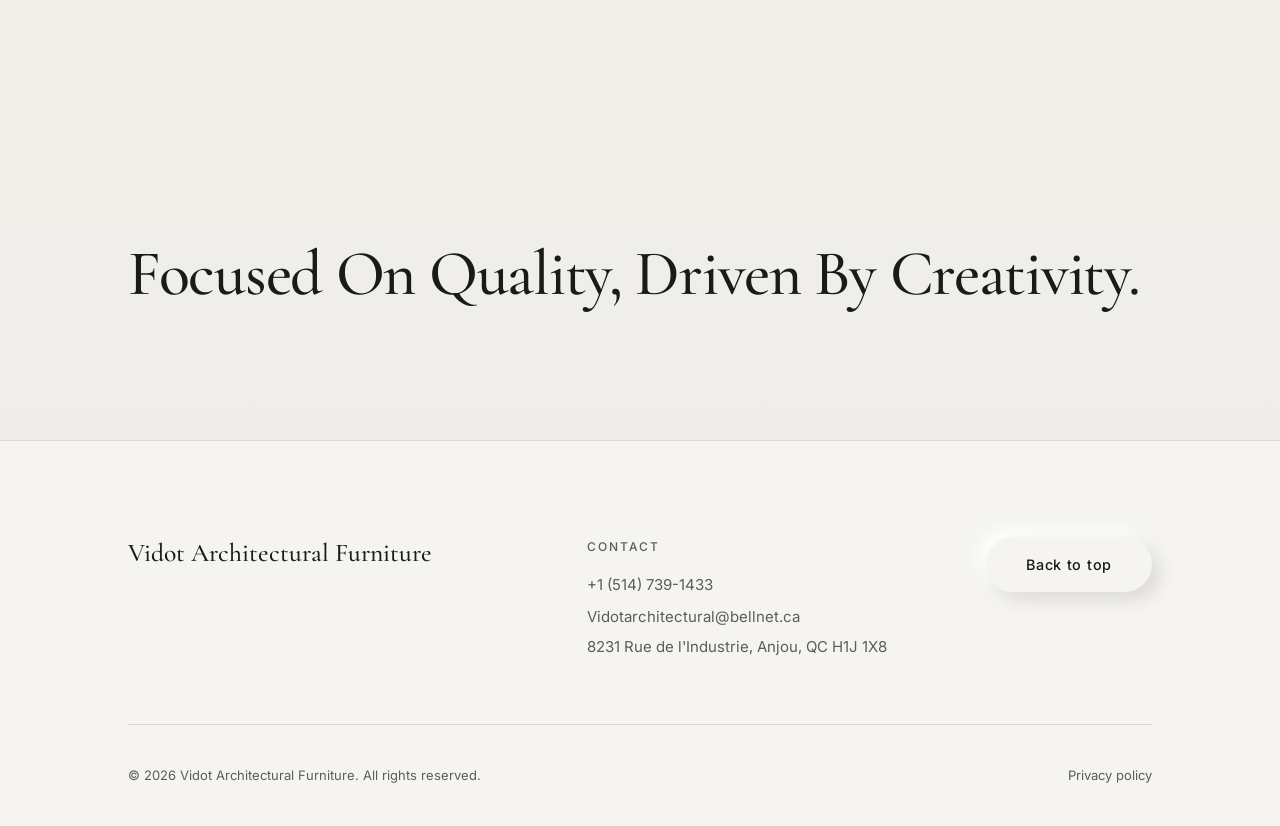
<file: green-line-bureau.html>
<!DOCTYPE html>
<html lang="en">
<head>
    <meta charset="UTF-8">
    <meta name="viewport" content="width=device-width, initial-scale=1, viewport-fit=cover">
    <meta name="theme-color" content="#f5f4f0">
    <meta name="description" content="Green Line Bureau – wood and metal office furniture blending professional aesthetics. By Vidot Architectural Furniture.">
    <title>Green Line Bureau – Vidot Architectural Furniture</title>
    <link rel="canonical" href="https://www.vidotarchitectural.com/green-line-bureau.html">
    <meta property="og:type" content="website">
    <meta property="og:locale" content="en_CA">
    <meta property="og:site_name" content="Vidot Architectural Furniture">
    <meta property="og:title" content="Green Line Bureau – Vidot Architectural Furniture">
    <meta property="og:description" content="Green Line Bureau – wood and metal office furniture blending professional aesthetics. By Vidot Architectural Furniture.">
    <meta property="og:url" content="https://www.vidotarchitectural.com/green-line-bureau.html">
    <meta property="og:image" content="https://www.vidotarchitectural.com/Image/Projects/Project%203/Card-3.webp">
    <meta name="twitter:card" content="summary_large_image">
    <meta name="twitter:title" content="Green Line Bureau – Vidot Architectural Furniture">
    <meta name="twitter:description" content="Green Line Bureau – wood and metal office furniture blending professional aesthetics. By Vidot Architectural Furniture.">
    <meta name="twitter:image" content="https://www.vidotarchitectural.com/Image/Projects/Project%203/Card-3.webp">
    <link rel="stylesheet" href="css/styles.css">
    <link rel="icon" href="Image/favicon.png" type="image/png" sizes="32x32">
    <link rel="icon" href="Image/Black%20logo.webp" type="image/webp">
    <link rel="apple-touch-icon" href="Image/apple-touch-icon.png" sizes="180x180">
    <link rel="preconnect" href="https://fonts.googleapis.com">
    <link rel="preconnect" href="https://fonts.gstatic.com" crossorigin>
    <link href="https://fonts.googleapis.com/css2?family=Cormorant+Garamond:ital,wght@0,500;1,500&family=Inter:wght@300;400;500;600&display=swap" rel="stylesheet">
</head>
<body class="page-projects">
    <a href="#main" class="skip-link">Skip to main content</a>

    <header class="header">
        <nav class="nav" aria-label="Main navigation">
            <a href="index.html" class="nav-logo">
                <img src="Image/white%20logo.webp" alt="" class="nav-logo-img nav-logo-white">
                <img src="Image/Black%20logo.webp" alt="" class="nav-logo-img nav-logo-dark">
                <span class="nav-logo-text">Vidot Architectural Furniture</span>
            </a>
            <button class="nav-toggle" aria-label="Toggle menu" aria-expanded="false">
                <span></span>
                <span></span>
                <span></span>
            </button>
            <ul class="nav-list">
                <li><a href="projects.html" class="active">Our Work</a></li>
                <li><a href="index.html#process">Our Process</a></li>
                <li><a href="about.html">About Us</a></li>
                <li><a href="index.html#contact" class="contact-trigger">Contact us</a></li>
            </ul>
        </nav>
    </header>

    <main id="main">
        <article class="project-detail">
            <header class="project-detail-header">
                <h1 class="project-detail-title">Green Line Bureau</h1>
                <p class="project-detail-intro"><span class="only-desktop">An all wood grain pattern with several key repetition thru color and texture. Influenced by the company's line of work, several furniture is built with an emphasis on metal with its surfaces. Blending both wood and metal, that gives a professional and sharp look to its surroundings. Nonetheless, it fills the room with life as the light reflects thru its beautiful coated wood and metal surface.</span><span class="only-mobile">Wood grain and metal surfaces—professional, sharp, and light-filled.</span></p>
            </header>
            <div class="project-detail-meta animate-on-scroll">
                <dl class="project-meta-grid">
                    <div class="project-meta-item">
                        <dt>Location</dt>
                        <dd>Saint-Laurent, Montreal</dd>
                    </div>
                    <div class="project-meta-item">
                        <dt>Architect</dt>
                        <dd>Michel Vidot</dd>
                    </div>
                    <div class="project-meta-item">
                        <dt>Category</dt>
                        <dd>Commercial</dd>
                    </div>
                    <div class="project-meta-item">
                        <dt>Builder</dt>
                        <dd>Vidot Architectural Furniture</dd>
                    </div>
                </dl>
            </div>
            <section class="project-gallery-arc animate-on-scroll">
                <p class="project-gallery-label">Latest Images</p>
                <div class="project-gallery-arc-grid">
                    <div class="project-gallery-item size-full orientation-landscape">
                        <img loading="lazy" src="Image/Projects/Project%203/3-2.webp" alt="Reception area with wood-grain desk and chrome bar stools">
                        <div class="project-gallery-caption">
                            <span class="project-gallery-number">01</span>
                            <p class="project-gallery-description">Reception area with rounded wood-grain desk, workstations, and chrome bar stools, blending wood and metal.</p>
                        </div>
                    </div>
                    <div class="project-gallery-item size-wide orientation-landscape">
                        <img loading="lazy" src="Image/Projects/Project%203/3-3.webp" alt="Curved wood-grain reception desk with Green Line samples">
                        <div class="project-gallery-caption">
                            <span class="project-gallery-number">02</span>
                            <p class="project-gallery-description">Curved reception desk with wood grain handrail and dark countertop, featuring Boyaux et Raccords Green Line samples.</p>
                        </div>
                    </div>
                    <div class="project-gallery-item size-narrow orientation-portrait">
                        <img loading="lazy" src="Image/Projects/Project%203/3-4.webp" alt="Wood grain desk detail with layered tones">
                        <div class="project-gallery-caption">
                            <span class="project-gallery-number">03</span>
                            <p class="project-gallery-description">Detail of the wood grain desk with layered light and dark wood tones and metallic accent.</p>
                        </div>
                    </div>
                    <div class="project-gallery-item size-narrow orientation-portrait">
                        <img loading="lazy" src="Image/Projects/Project%203/3-5.webp" alt="Metallic counter with industrial catalogue and chrome stool">
                        <div class="project-gallery-caption">
                            <span class="project-gallery-number">04</span>
                            <p class="project-gallery-description">Metallic countertop with dark panels and industrial catalogue display, flanked by a chrome bar stool.</p>
                        </div>
                    </div>
                    <div class="project-gallery-item size-wide orientation-landscape">
                        <img loading="lazy" src="Image/Projects/Project%203/3-6.webp" alt="Metal counter with Green Line catalogues">
                        <div class="project-gallery-caption">
                            <span class="project-gallery-number">05</span>
                            <p class="project-gallery-description">Reflective metal counter displaying Green Line industrial fittings catalogues, with wood-shelved storage behind.</p>
                        </div>
                    </div>
                    <div class="project-gallery-item size-tall orientation-portrait">
                        <img loading="lazy" src="Image/Projects/Project%203/3-7.webp" alt="Dark cabinet workstation with light countertop">
                        <div class="project-gallery-caption">
                            <span class="project-gallery-number">06</span>
                            <p class="project-gallery-description">Dark-toned cabinet workstation with light countertop, laptop, and minimalist desk lamp.</p>
                        </div>
                    </div>
                    <div class="project-gallery-item size-half orientation-portrait">
                        <img loading="lazy" src="Image/Projects/Project%203/3-8.webp" alt="Chrome stool and wood cabinet with metallic counter">
                        <div class="project-gallery-caption">
                            <span class="project-gallery-number">07</span>
                            <p class="project-gallery-description">Chrome stool and wood-grain cabinet with metallic countertop, blending wood and metal.</p>
                        </div>
                    </div>
                    <div class="project-gallery-item size-half orientation-portrait">
                        <img loading="lazy" src="Image/Projects/Project%203/3-9.webp" alt="Wood-grain wall paneling with horizontal grooves">
                        <div class="project-gallery-caption">
                            <span class="project-gallery-number">08</span>
                            <p class="project-gallery-description">Wood-grain wall paneling with horizontal grooves creating a rhythmic texture.</p>
                        </div>
                    </div>
                    <div class="project-gallery-item size-wide orientation-landscape">
                        <img loading="lazy" src="Image/Projects/Project%203/3-10.webp" alt="Wood-grain wall with metallic accent strips">
                        <div class="project-gallery-caption">
                            <span class="project-gallery-number">09</span>
                            <p class="project-gallery-description">Wood-grain wall with metallic accent strips, catching light along the horizontal lines.</p>
                        </div>
                    </div>
                </div>
            </section>
            <section class="project-detail-section animate-on-scroll">
                <h2 class="project-section-title">Design Approach</h2>
                <div class="project-section-content">
                    <p><span class="only-desktop">An all wood grain pattern with several key repetition thru color and texture. Influenced by the company's line of work, several furniture is built with an emphasis on metal with its surfaces. Blending both wood and metal, that gives a professional and sharp look to its surroundings. Nonetheless, it fills the room with life as the light reflects thru its beautiful coated wood and metal surface.</span><span class="only-mobile">Repeated wood texture with metal accents—coated surfaces that catch the light.</span></p>
                </div>
            </section>
            <section class="related-projects animate-on-scroll">
                <h2 class="related-projects-title">Related Projects</h2>
                <div class="related-projects-grid">
                    <a href="gna-offices.html" class="related-project-card">
                        <div class="related-project-image">
                            <img loading="lazy" src="Image/Projects/Project%202/Card-2.webp" alt="GNA Offices">
                        </div>
                        <div class="related-project-info">
                            <span class="related-project-category">Commercial</span>
                            <h3>GNA Offices</h3>
                        </div>
                    </a>
                    <a href="physio-clinic.html" class="related-project-card">
                        <div class="related-project-image">
                            <img loading="lazy" src="Image/Projects/Project%204/Card-4.webp" alt="Physiotherapist Clinic">
                        </div>
                        <div class="related-project-info">
                            <span class="related-project-category">Commercial</span>
                            <h3>Physiotherapist Clinic</h3>
                        </div>
                    </a>
                </div>
            </section>
        </article>

        <section class="quote-cta">
            <p class="quote-cta-text animate-on-scroll">Focused On Quality, Driven By Creativity.</p>
        </section>

        <footer id="contact" class="footer">
            <div class="footer-main">
                <div class="footer-brand">
                    <p class="footer-company-name">Vidot Architectural Furniture</p>
                </div>
                <div class="footer-contact">
                    <p class="footer-contact-label">Contact</p>
                    <ul class="footer-contact-list">
                        <li><a href="tel:+15147391433">+1 (514) 739-1433</a></li>
                        <li><a href="mailto:Vidotarchitectural@bellnet.ca">Vidotarchitectural@bellnet.ca</a></li>
                        <li>
                            <address class="footer-address">8231 Rue de l'Industrie, Anjou, QC H1J 1X8</address>
                        </li>
                    </ul>
                </div>
                <a href="#main" class="btn btn-secondary back-to-top" aria-label="Back to top of page">Back to top</a>
            </div>
            <div class="footer-meta">
                <p class="footer-copyright">© 2026 Vidot Architectural Furniture. All rights reserved.</p>
                <p class="footer-privacy"><a href="privacy.html">Privacy policy</a></p>
            </div>
        </footer>
    </main>
    <script src="js/script.js" defer></script>
</body>
</html>
</file>
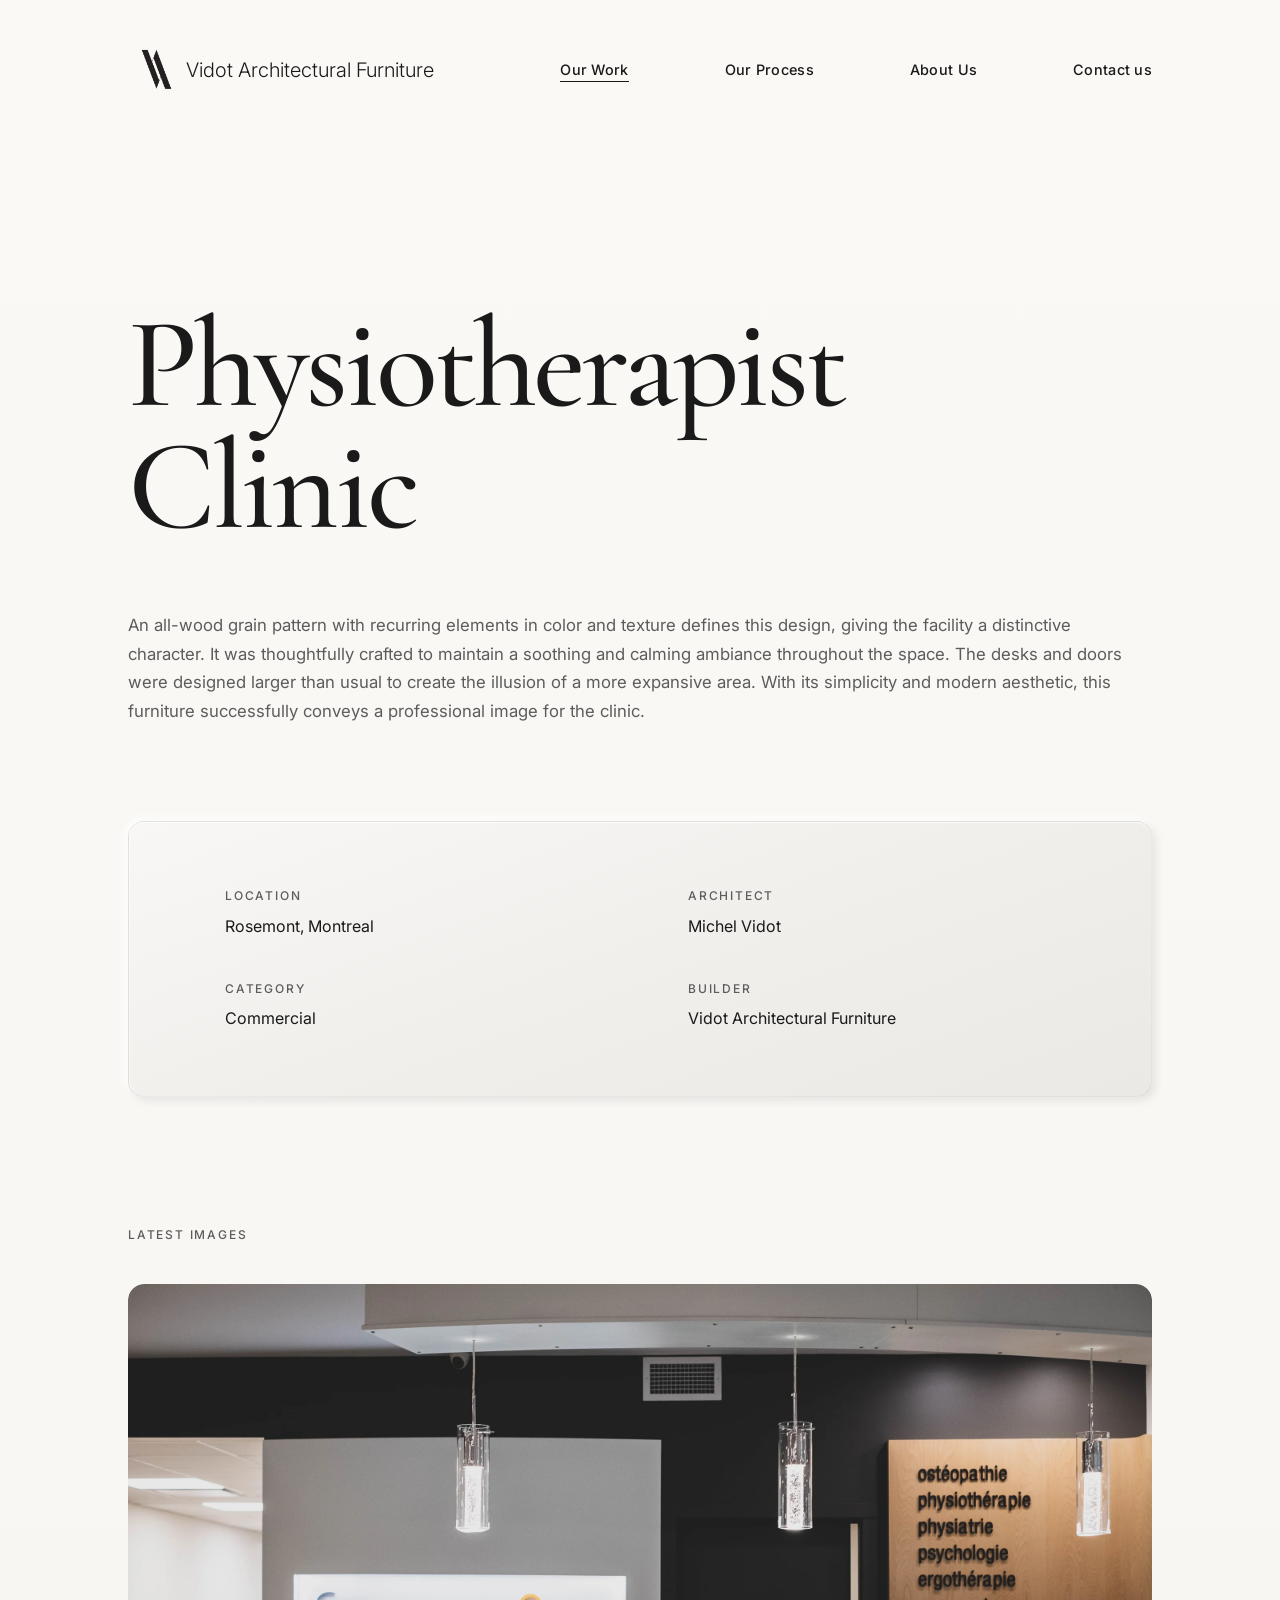
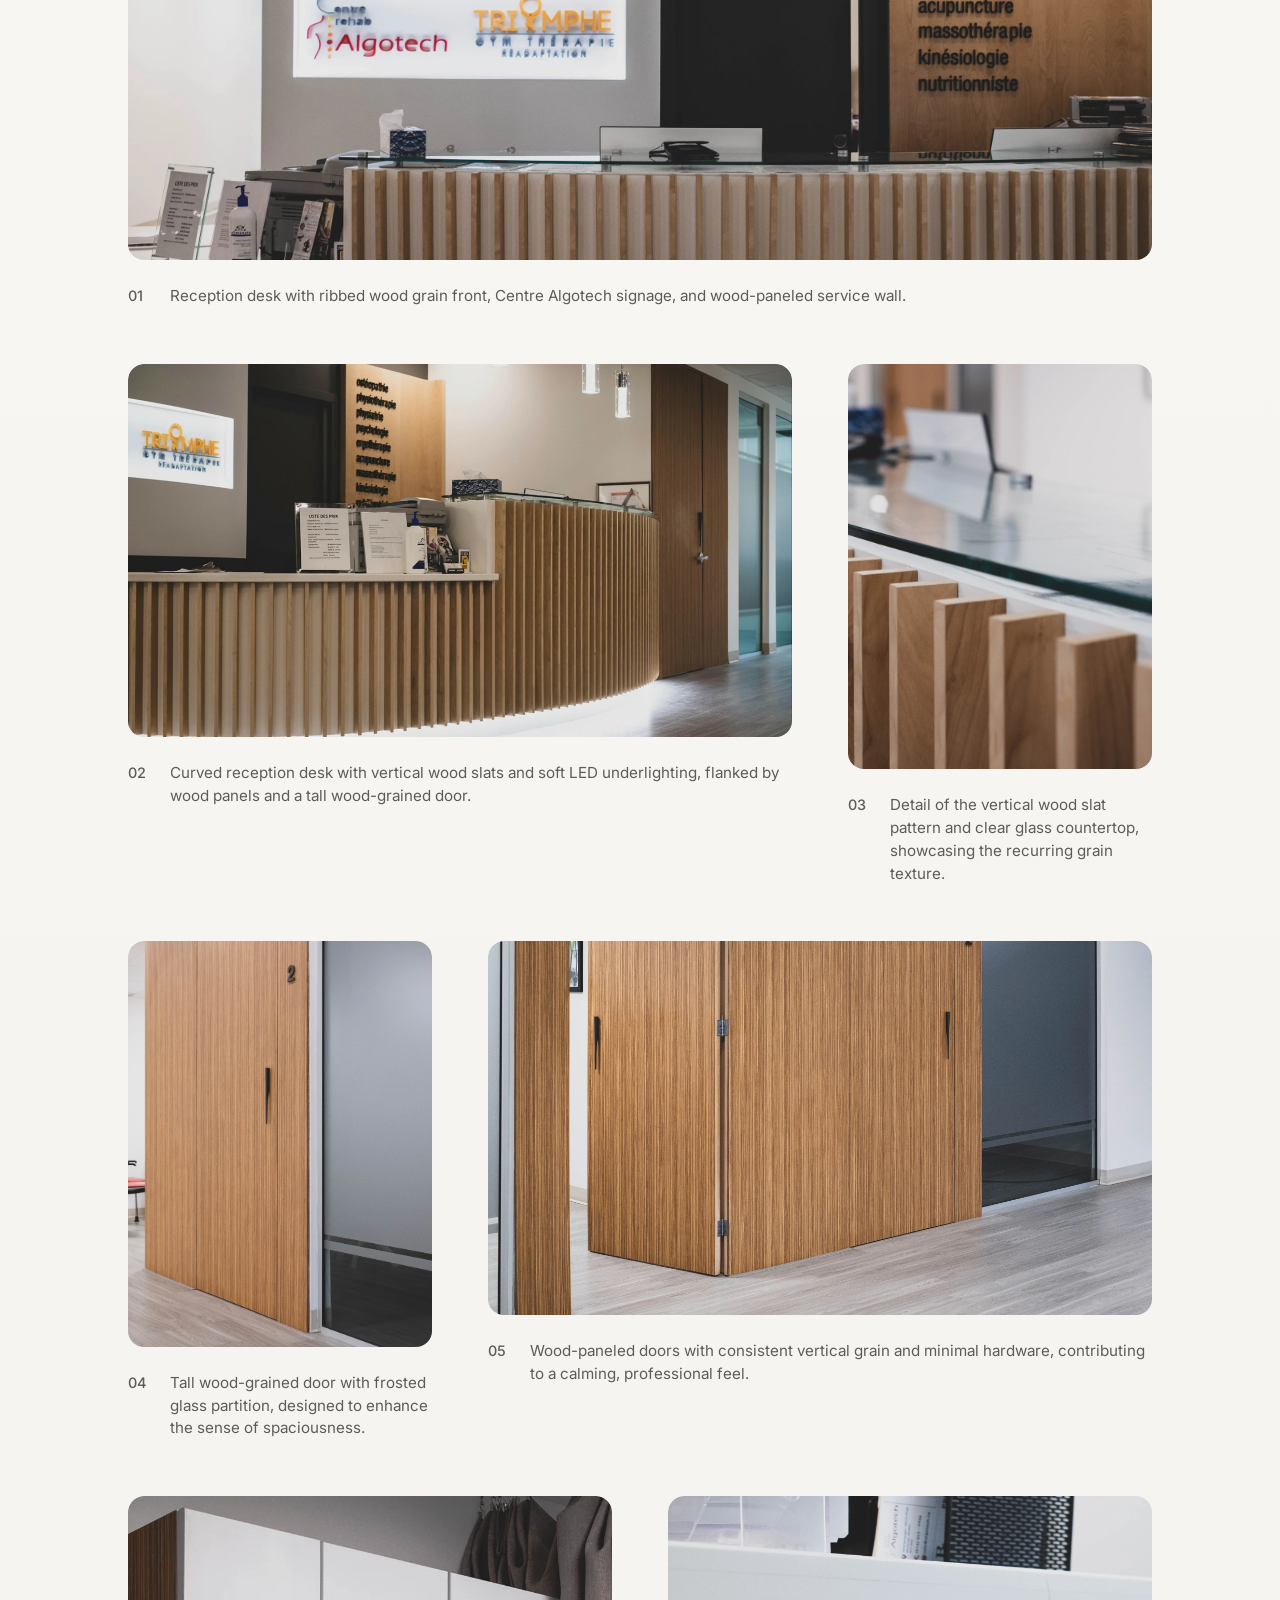
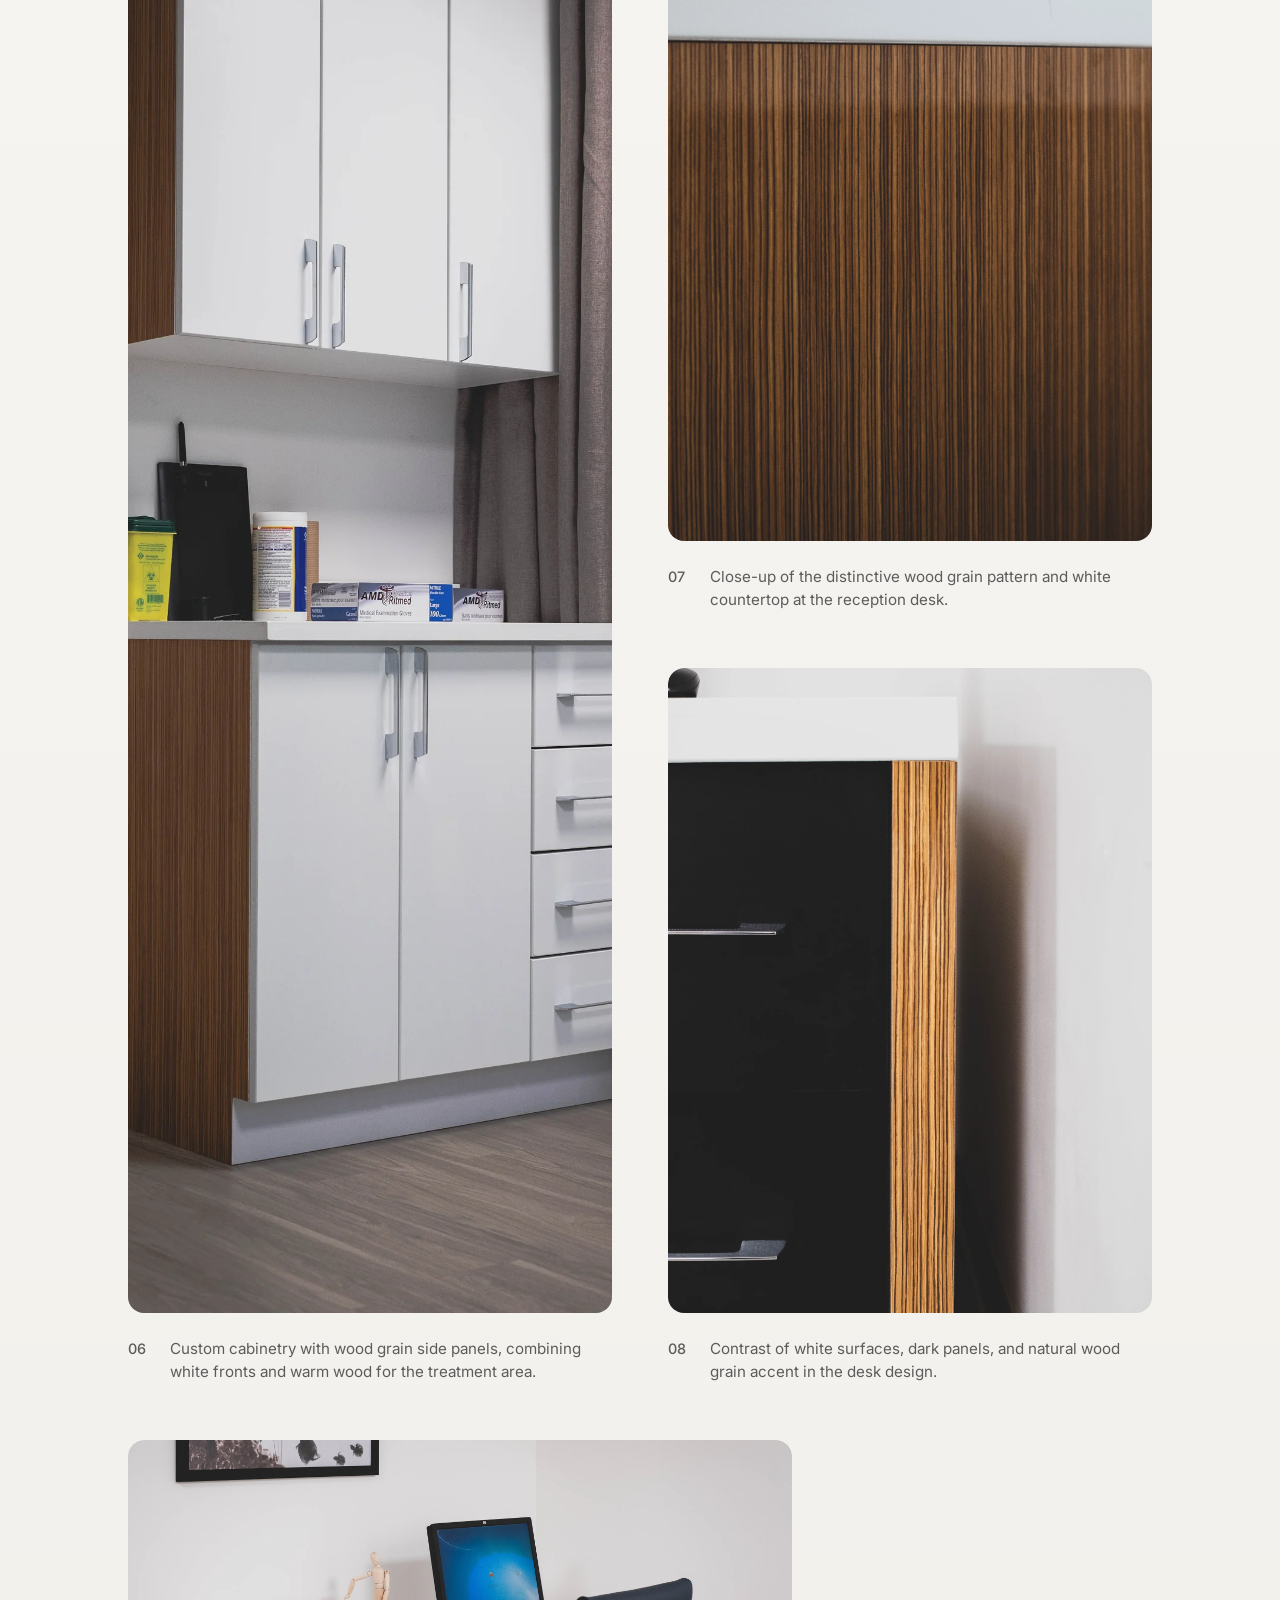
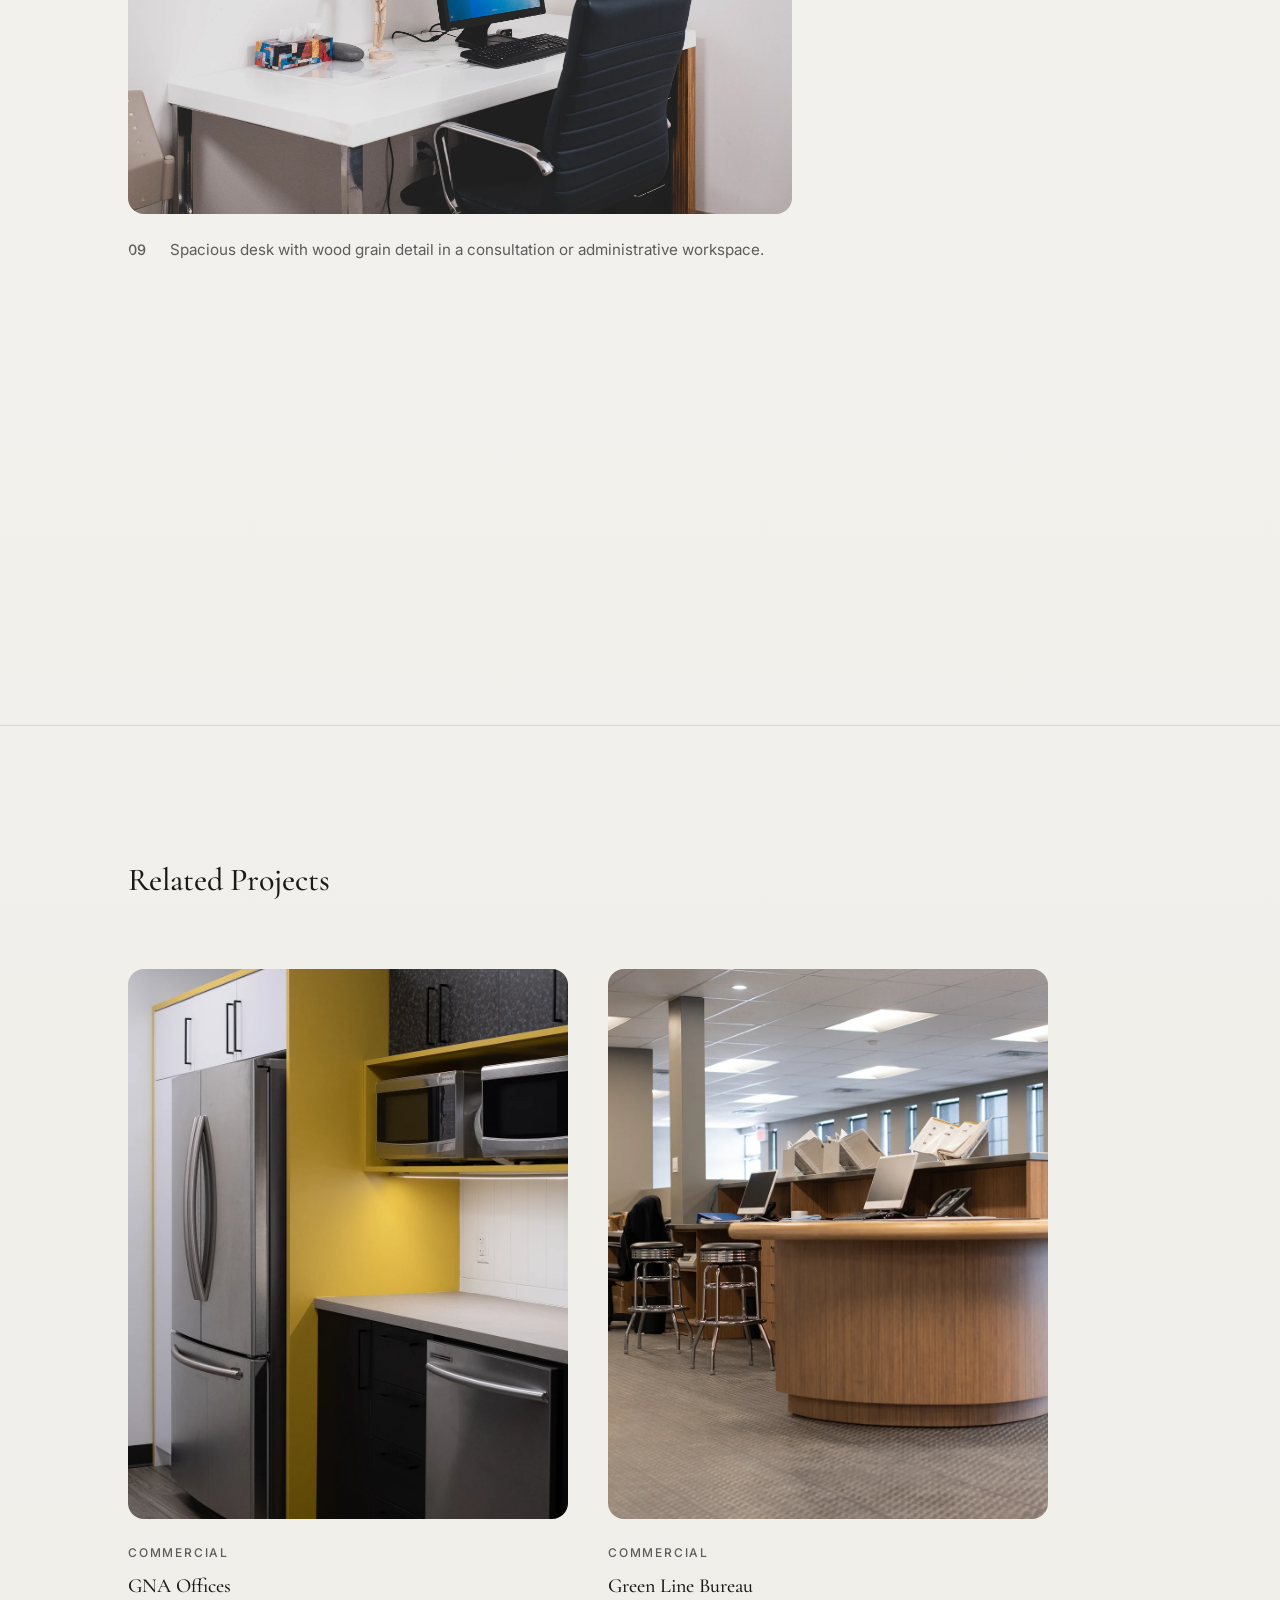
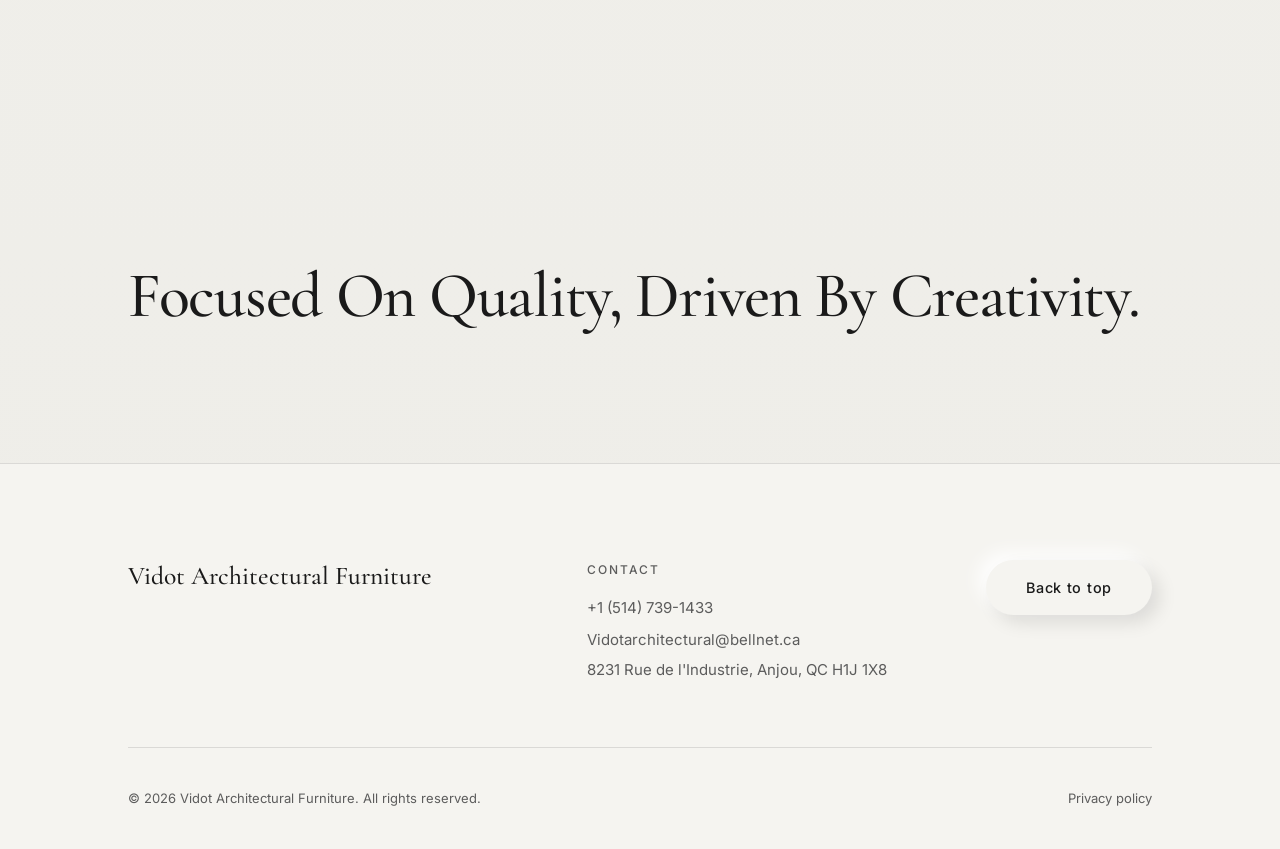
<file: physio-clinic.html>
<!DOCTYPE html>
<html lang="en">
<head>
    <meta charset="UTF-8">
    <meta name="viewport" content="width=device-width, initial-scale=1, viewport-fit=cover">
    <meta name="theme-color" content="#f5f4f0">
    <meta name="description" content="Physiotherapist Clinic – wood grain reception desks and cabinetry for a calming healthcare space. By Vidot Architectural Furniture.">
    <title>Physiotherapist Clinic – Vidot Architectural Furniture</title>
    <link rel="canonical" href="https://www.vidotarchitectural.com/physio-clinic.html">
    <meta property="og:type" content="website">
    <meta property="og:locale" content="en_CA">
    <meta property="og:site_name" content="Vidot Architectural Furniture">
    <meta property="og:title" content="Physiotherapist Clinic – Vidot Architectural Furniture">
    <meta property="og:description" content="Physiotherapist Clinic – wood grain reception desks and cabinetry for a calming healthcare space. By Vidot Architectural Furniture.">
    <meta property="og:url" content="https://www.vidotarchitectural.com/physio-clinic.html">
    <meta property="og:image" content="https://www.vidotarchitectural.com/Image/Projects/Project%204/Card-4.webp">
    <meta name="twitter:card" content="summary_large_image">
    <meta name="twitter:title" content="Physiotherapist Clinic – Vidot Architectural Furniture">
    <meta name="twitter:description" content="Physiotherapist Clinic – wood grain reception desks and cabinetry for a calming healthcare space. By Vidot Architectural Furniture.">
    <meta name="twitter:image" content="https://www.vidotarchitectural.com/Image/Projects/Project%204/Card-4.webp">
    <link rel="stylesheet" href="css/styles.css">
    <link rel="icon" href="Image/favicon.png" type="image/png" sizes="32x32">
    <link rel="icon" href="Image/Black%20logo.webp" type="image/webp">
    <link rel="apple-touch-icon" href="Image/apple-touch-icon.png" sizes="180x180">
    <link rel="preconnect" href="https://fonts.googleapis.com">
    <link rel="preconnect" href="https://fonts.gstatic.com" crossorigin>
    <link href="https://fonts.googleapis.com/css2?family=Cormorant+Garamond:ital,wght@0,500;1,500&family=Inter:wght@300;400;500;600&display=swap" rel="stylesheet">
</head>
<body class="page-projects">
    <a href="#main" class="skip-link">Skip to main content</a>

    <header class="header">
        <nav class="nav" aria-label="Main navigation">
            <a href="index.html" class="nav-logo">
                <img src="Image/white%20logo.webp" alt="" class="nav-logo-img nav-logo-white">
                <img src="Image/Black%20logo.webp" alt="" class="nav-logo-img nav-logo-dark">
                <span class="nav-logo-text">Vidot Architectural Furniture</span>
            </a>
            <button class="nav-toggle" aria-label="Toggle menu" aria-expanded="false">
                <span></span>
                <span></span>
                <span></span>
            </button>
            <ul class="nav-list">
                <li><a href="projects.html" class="active">Our Work</a></li>
                <li><a href="index.html#process">Our Process</a></li>
                <li><a href="about.html">About Us</a></li>
                <li><a href="index.html#contact" class="contact-trigger">Contact us</a></li>
            </ul>
        </nav>
    </header>

    <main id="main">
        <article class="project-detail">
            <header class="project-detail-header">
                <h1 class="project-detail-title">Physiotherapist Clinic</h1>
                <p class="project-detail-intro"><span class="only-desktop">An all-wood grain pattern with recurring elements in color and texture defines this design, giving the facility a distinctive character. It was thoughtfully crafted to maintain a soothing and calming ambiance throughout the space. The desks and doors were designed larger than usual to create the illusion of a more expansive area. With its simplicity and modern aesthetic, this furniture successfully conveys a professional image for the clinic.</span><span class="only-mobile">Calming wood grain, larger openings, and a clean modern look—welcoming for a clinic.</span></p>
            </header>
            <div class="project-detail-meta animate-on-scroll">
                <dl class="project-meta-grid">
                    <div class="project-meta-item">
                        <dt>Location</dt>
                        <dd>Rosemont, Montreal</dd>
                    </div>
                    <div class="project-meta-item">
                        <dt>Architect</dt>
                        <dd>Michel Vidot</dd>
                    </div>
                    <div class="project-meta-item">
                        <dt>Category</dt>
                        <dd>Commercial</dd>
                    </div>
                    <div class="project-meta-item">
                        <dt>Builder</dt>
                        <dd>Vidot Architectural Furniture</dd>
                    </div>
                </dl>
            </div>
            <section class="project-gallery-arc animate-on-scroll">
                <p class="project-gallery-label">Latest Images</p>
                <div class="project-gallery-arc-grid">
                    <div class="project-gallery-item size-full orientation-landscape">
                        <img loading="lazy" src="Image/Projects/Project%204/4-2.webp" alt="Reception area with ribbed wood desk and Centre Algotech branding">
                        <div class="project-gallery-caption">
                            <span class="project-gallery-number">01</span>
                            <p class="project-gallery-description">Reception desk with ribbed wood grain front, Centre Algotech signage, and wood-paneled service wall.</p>
                        </div>
                    </div>
                    <div class="project-gallery-item size-wide orientation-landscape">
                        <img loading="lazy" src="Image/Projects/Project%204/4-3.webp" alt="Curved reception desk with wood slats and underlighting">
                        <div class="project-gallery-caption">
                            <span class="project-gallery-number">02</span>
                            <p class="project-gallery-description">Curved reception desk with vertical wood slats and soft LED underlighting, flanked by wood panels and a tall wood-grained door.</p>
                        </div>
                    </div>
                    <div class="project-gallery-item size-narrow orientation-portrait">
                        <img loading="lazy" src="Image/Projects/Project%204/4-4.webp" alt="Detail of vertical wood slats and glass countertop">
                        <div class="project-gallery-caption">
                            <span class="project-gallery-number">03</span>
                            <p class="project-gallery-description">Detail of the vertical wood slat pattern and clear glass countertop, showcasing the recurring grain texture.</p>
                        </div>
                    </div>
                    <div class="project-gallery-item size-narrow orientation-portrait">
                        <img loading="lazy" src="Image/Projects/Project%204/4-5.webp" alt="Tall wood-grained door with frosted glass partition">
                        <div class="project-gallery-caption">
                            <span class="project-gallery-number">04</span>
                            <p class="project-gallery-description">Tall wood-grained door with frosted glass partition, designed to enhance the sense of spaciousness.</p>
                        </div>
                    </div>
                    <div class="project-gallery-item size-wide orientation-landscape">
                        <img loading="lazy" src="Image/Projects/Project%204/4-6.webp" alt="Wood-paneled doors with vertical grain and minimal hardware">
                        <div class="project-gallery-caption">
                            <span class="project-gallery-number">05</span>
                            <p class="project-gallery-description">Wood-paneled doors with consistent vertical grain and minimal hardware, contributing to a calming, professional feel.</p>
                        </div>
                    </div>
                    <div class="project-gallery-item size-tall orientation-portrait">
                        <img loading="lazy" src="Image/Projects/Project%204/4-7.webp" alt="Custom cabinetry with wood grain accents in treatment area">
                        <div class="project-gallery-caption">
                            <span class="project-gallery-number">06</span>
                            <p class="project-gallery-description">Custom cabinetry with wood grain side panels, combining white fronts and warm wood for the treatment area.</p>
                        </div>
                    </div>
                    <div class="project-gallery-item size-half orientation-portrait">
                        <img loading="lazy" src="Image/Projects/Project%204/4-8.webp" alt="Wood grain texture detail at reception">
                        <div class="project-gallery-caption">
                            <span class="project-gallery-number">07</span>
                            <p class="project-gallery-description">Close-up of the distinctive wood grain pattern and white countertop at the reception desk.</p>
                        </div>
                    </div>
                    <div class="project-gallery-item size-half orientation-portrait">
                        <img loading="lazy" src="Image/Projects/Project%204/4-9.webp" alt="Desk with white, dark panels and wood grain accent">
                        <div class="project-gallery-caption">
                            <span class="project-gallery-number">08</span>
                            <p class="project-gallery-description">Contrast of white surfaces, dark panels, and natural wood grain accent in the desk design.</p>
                        </div>
                    </div>
                    <div class="project-gallery-item size-wide orientation-landscape">
                        <img loading="lazy" src="Image/Projects/Project%204/4-10.webp" alt="Spacious desk with wood grain in consultation workspace">
                        <div class="project-gallery-caption">
                            <span class="project-gallery-number">09</span>
                            <p class="project-gallery-description">Spacious desk with wood grain detail in a consultation or administrative workspace.</p>
                        </div>
                    </div>
                </div>
            </section>
            <section class="project-detail-section animate-on-scroll">
                <h2 class="project-section-title">Design Approach</h2>
                <div class="project-section-content">
                    <p><span class="only-desktop">An all-wood grain pattern with recurring elements in color and texture defines this design, giving the facility a distinctive character. It was thoughtfully crafted to maintain a soothing and calming ambiance throughout the space. The desks and doors were designed larger than usual to create the illusion of a more expansive area. With its simplicity and modern aesthetic, this furniture successfully conveys a professional image for the clinic.</span><span class="only-mobile">Soft grain, generous openings, and simple lines—calm and professional.</span></p>
                </div>
            </section>
            <section class="related-projects animate-on-scroll">
                <h2 class="related-projects-title">Related Projects</h2>
                <div class="related-projects-grid">
                    <a href="gna-offices.html" class="related-project-card">
                        <div class="related-project-image">
                            <img loading="lazy" src="Image/Projects/Project%202/Card-2.webp" alt="GNA Offices">
                        </div>
                        <div class="related-project-info">
                            <span class="related-project-category">Commercial</span>
                            <h3>GNA Offices</h3>
                        </div>
                    </a>
                    <a href="green-line-bureau.html" class="related-project-card">
                        <div class="related-project-image">
                            <img loading="lazy" src="Image/Projects/Project%203/Card-3.webp" alt="Green Line Bureau">
                        </div>
                        <div class="related-project-info">
                            <span class="related-project-category">Commercial</span>
                            <h3>Green Line Bureau</h3>
                        </div>
                    </a>
                </div>
            </section>
        </article>

        <section class="quote-cta">
            <p class="quote-cta-text animate-on-scroll">Focused On Quality, Driven By Creativity.</p>
        </section>

        <footer id="contact" class="footer">
            <div class="footer-main">
                <div class="footer-brand">
                    <p class="footer-company-name">Vidot Architectural Furniture</p>
                </div>
                <div class="footer-contact">
                    <p class="footer-contact-label">Contact</p>
                    <ul class="footer-contact-list">
                        <li><a href="tel:+15147391433">+1 (514) 739-1433</a></li>
                        <li><a href="mailto:Vidotarchitectural@bellnet.ca">Vidotarchitectural@bellnet.ca</a></li>
                        <li>
                            <address class="footer-address">8231 Rue de l'Industrie, Anjou, QC H1J 1X8</address>
                        </li>
                    </ul>
                </div>
                <a href="#main" class="btn btn-secondary back-to-top" aria-label="Back to top of page">Back to top</a>
            </div>
            <div class="footer-meta">
                <p class="footer-copyright">© 2026 Vidot Architectural Furniture. All rights reserved.</p>
                <p class="footer-privacy"><a href="privacy.html">Privacy policy</a></p>
            </div>
        </footer>
    </main>
    <script src="js/script.js" defer></script>
</body>
</html>
</file>
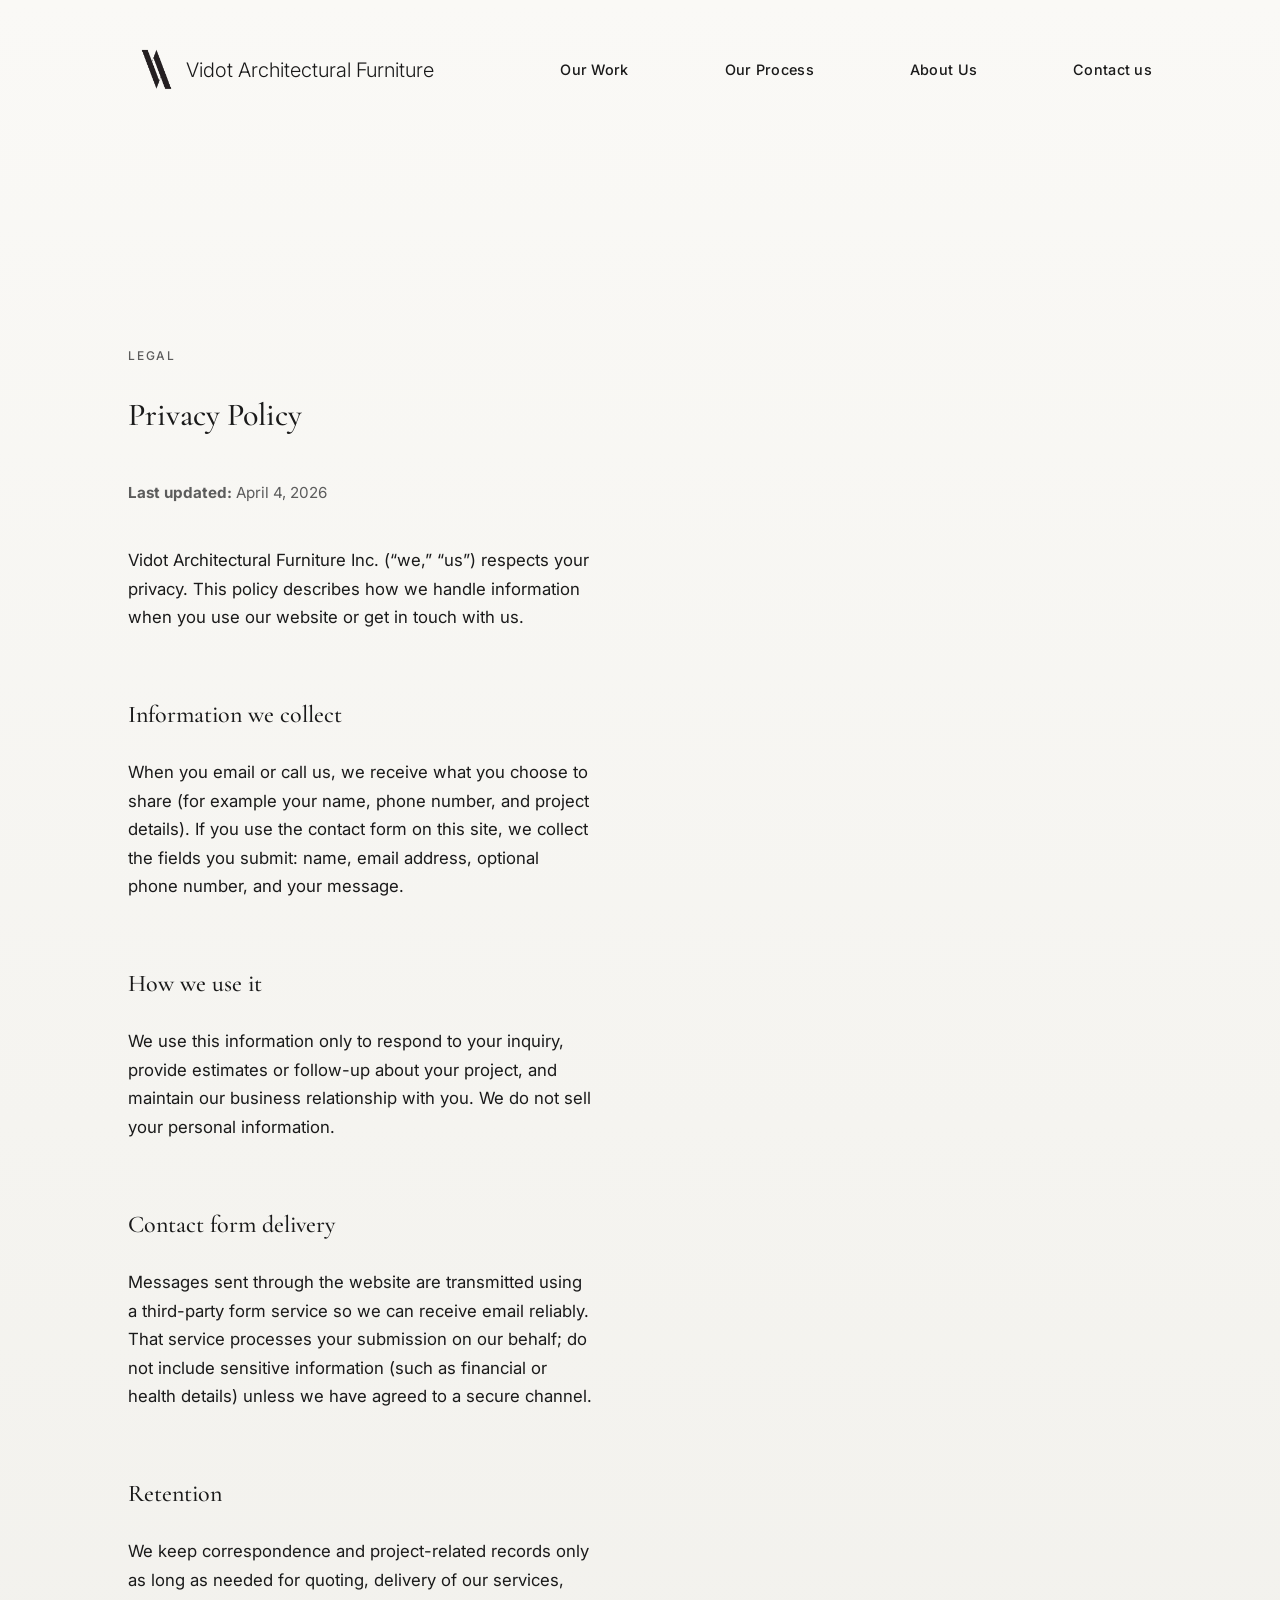
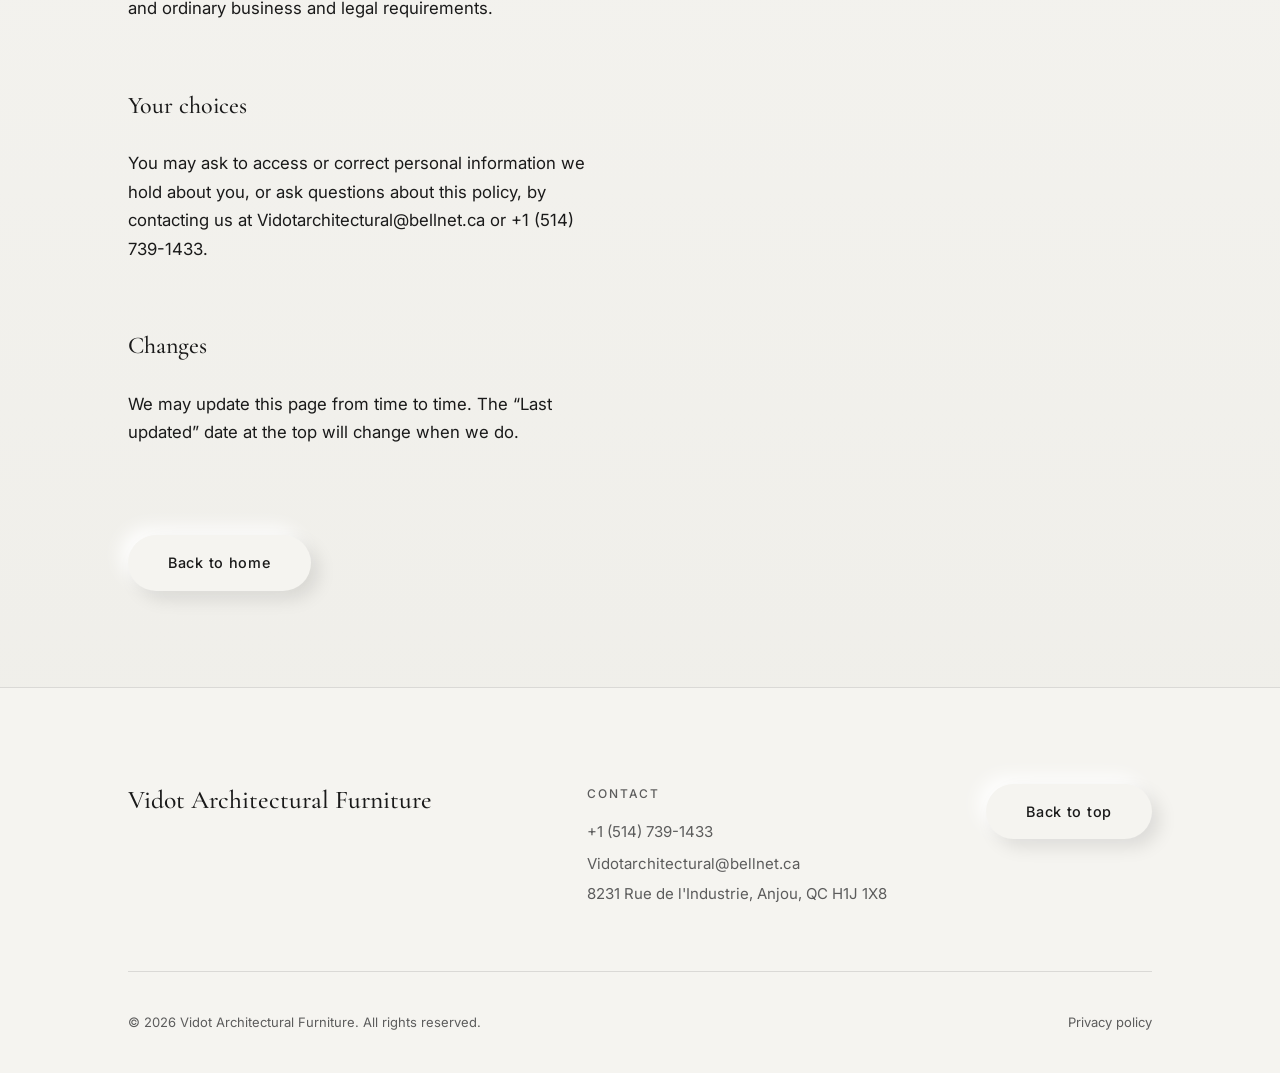
<file: privacy.html>
<!DOCTYPE html>
<html lang="en">
<head>
    <meta charset="UTF-8">
    <meta name="viewport" content="width=device-width, initial-scale=1, viewport-fit=cover">
    <meta name="description" content="Privacy policy for Vidot Architectural Furniture — how we handle information when you contact us or use this website.">
    <meta name="theme-color" content="#f5f4f0">
    <title>Privacy Policy – Vidot Architectural Furniture</title>
    <link rel="canonical" href="https://www.vidotarchitectural.com/privacy.html">
    <meta property="og:type" content="website">
    <meta property="og:locale" content="en_CA">
    <meta property="og:site_name" content="Vidot Architectural Furniture">
    <meta property="og:title" content="Privacy Policy – Vidot Architectural Furniture">
    <meta property="og:description" content="How Vidot Architectural Furniture handles personal information collected through this website and our contact form.">
    <meta property="og:url" content="https://www.vidotarchitectural.com/privacy.html">
    <meta property="og:image" content="https://www.vidotarchitectural.com/Image/Projects/Project%201/Card-1.webp">
    <meta name="twitter:card" content="summary_large_image">
    <meta name="twitter:title" content="Privacy Policy – Vidot Architectural Furniture">
    <meta name="twitter:description" content="How Vidot Architectural Furniture handles personal information collected through this website and our contact form.">
    <meta name="twitter:image" content="https://www.vidotarchitectural.com/Image/Projects/Project%201/Card-1.webp">
    <link rel="stylesheet" href="css/styles.css">
    <link rel="icon" href="Image/favicon.png" type="image/png" sizes="32x32">
    <link rel="icon" href="Image/Black%20logo.webp" type="image/webp">
    <link rel="apple-touch-icon" href="Image/apple-touch-icon.png" sizes="180x180">
    <link rel="preconnect" href="https://fonts.googleapis.com">
    <link rel="preconnect" href="https://fonts.gstatic.com" crossorigin>
    <link href="https://fonts.googleapis.com/css2?family=Cormorant+Garamond:ital,wght@0,500;1,500&family=Inter:wght@300;400;500;600&display=swap" rel="stylesheet">
</head>
<body class="page-projects">
    <a href="#main" class="skip-link">Skip to main content</a>

    <header class="header">
        <nav class="nav" aria-label="Main navigation">
            <a href="index.html" class="nav-logo">
                <img src="Image/white%20logo.webp" alt="" class="nav-logo-img nav-logo-white">
                <img src="Image/Black%20logo.webp" alt="" class="nav-logo-img nav-logo-dark">
                <span class="nav-logo-text">Vidot Architectural Furniture</span>
            </a>
            <button class="nav-toggle" aria-label="Toggle menu" aria-expanded="false">
                <span></span>
                <span></span>
                <span></span>
            </button>
            <ul class="nav-list">
                <li><a href="projects.html">Our Work</a></li>
                <li><a href="index.html#process">Our Process</a></li>
                <li><a href="about.html">About Us</a></li>
                <li><a href="index.html#contact" class="contact-trigger">Contact us</a></li>
            </ul>
        </nav>
    </header>

    <main id="main" class="privacy-main">
        <section class="process-detail about-content privacy-content">
            <div class="process-detail-grid">
                <div class="process-detail-left animate-on-scroll">
                    <p class="process-detail-label">Legal</p>
                    <h1 class="about-heading">Privacy Policy</h1>
                    <p class="process-detail-text privacy-updated"><strong>Last updated:</strong> April 4, 2026</p>
                    <p class="process-detail-text">Vidot Architectural Furniture Inc. (“we,” “us”) respects your privacy. This policy describes how we handle information when you use our website or get in touch with us.</p>

                    <h2 class="privacy-h2">Information we collect</h2>
                    <p class="process-detail-text">When you email or call us, we receive what you choose to share (for example your name, phone number, and project details). If you use the contact form on this site, we collect the fields you submit: name, email address, optional phone number, and your message.</p>

                    <h2 class="privacy-h2">How we use it</h2>
                    <p class="process-detail-text">We use this information only to respond to your inquiry, provide estimates or follow-up about your project, and maintain our business relationship with you. We do not sell your personal information.</p>

                    <h2 class="privacy-h2">Contact form delivery</h2>
                    <p class="process-detail-text">Messages sent through the website are transmitted using a third-party form service so we can receive email reliably. That service processes your submission on our behalf; do not include sensitive information (such as financial or health details) unless we have agreed to a secure channel.</p>

                    <h2 class="privacy-h2">Retention</h2>
                    <p class="process-detail-text">We keep correspondence and project-related records only as long as needed for quoting, delivery of our services, and ordinary business and legal requirements.</p>

                    <h2 class="privacy-h2">Your choices</h2>
                    <p class="process-detail-text">You may ask to access or correct personal information we hold about you, or ask questions about this policy, by contacting us at <a href="mailto:Vidotarchitectural@bellnet.ca">Vidotarchitectural@bellnet.ca</a> or <a href="tel:+15147391433">+1 (514) 739-1433</a>.</p>

                    <h2 class="privacy-h2">Changes</h2>
                    <p class="process-detail-text">We may update this page from time to time. The “Last updated” date at the top will change when we do.</p>

                    <p class="process-detail-text"><a href="index.html" class="btn btn-secondary">Back to home</a></p>
                </div>
            </div>
        </section>

        <footer id="contact" class="footer">
            <div class="footer-main">
                <div class="footer-brand">
                    <p class="footer-company-name">Vidot Architectural Furniture</p>
                </div>
                <div class="footer-contact">
                    <p class="footer-contact-label">Contact</p>
                    <ul class="footer-contact-list">
                        <li><a href="tel:+15147391433">+1 (514) 739-1433</a></li>
                        <li><a href="mailto:Vidotarchitectural@bellnet.ca">Vidotarchitectural@bellnet.ca</a></li>
                        <li>
                            <address class="footer-address">8231 Rue de l'Industrie, Anjou, QC H1J 1X8</address>
                        </li>
                    </ul>
                </div>
                <a href="#main" class="btn btn-secondary back-to-top" aria-label="Back to top of page">Back to top</a>
            </div>
            <div class="footer-meta">
                <p class="footer-copyright">© 2026 Vidot Architectural Furniture. All rights reserved.</p>
                <p class="footer-privacy"><a href="privacy.html">Privacy policy</a></p>
            </div>
        </footer>
    </main>

    <script src="js/script.js" defer></script>
</body>
</html>
</file>
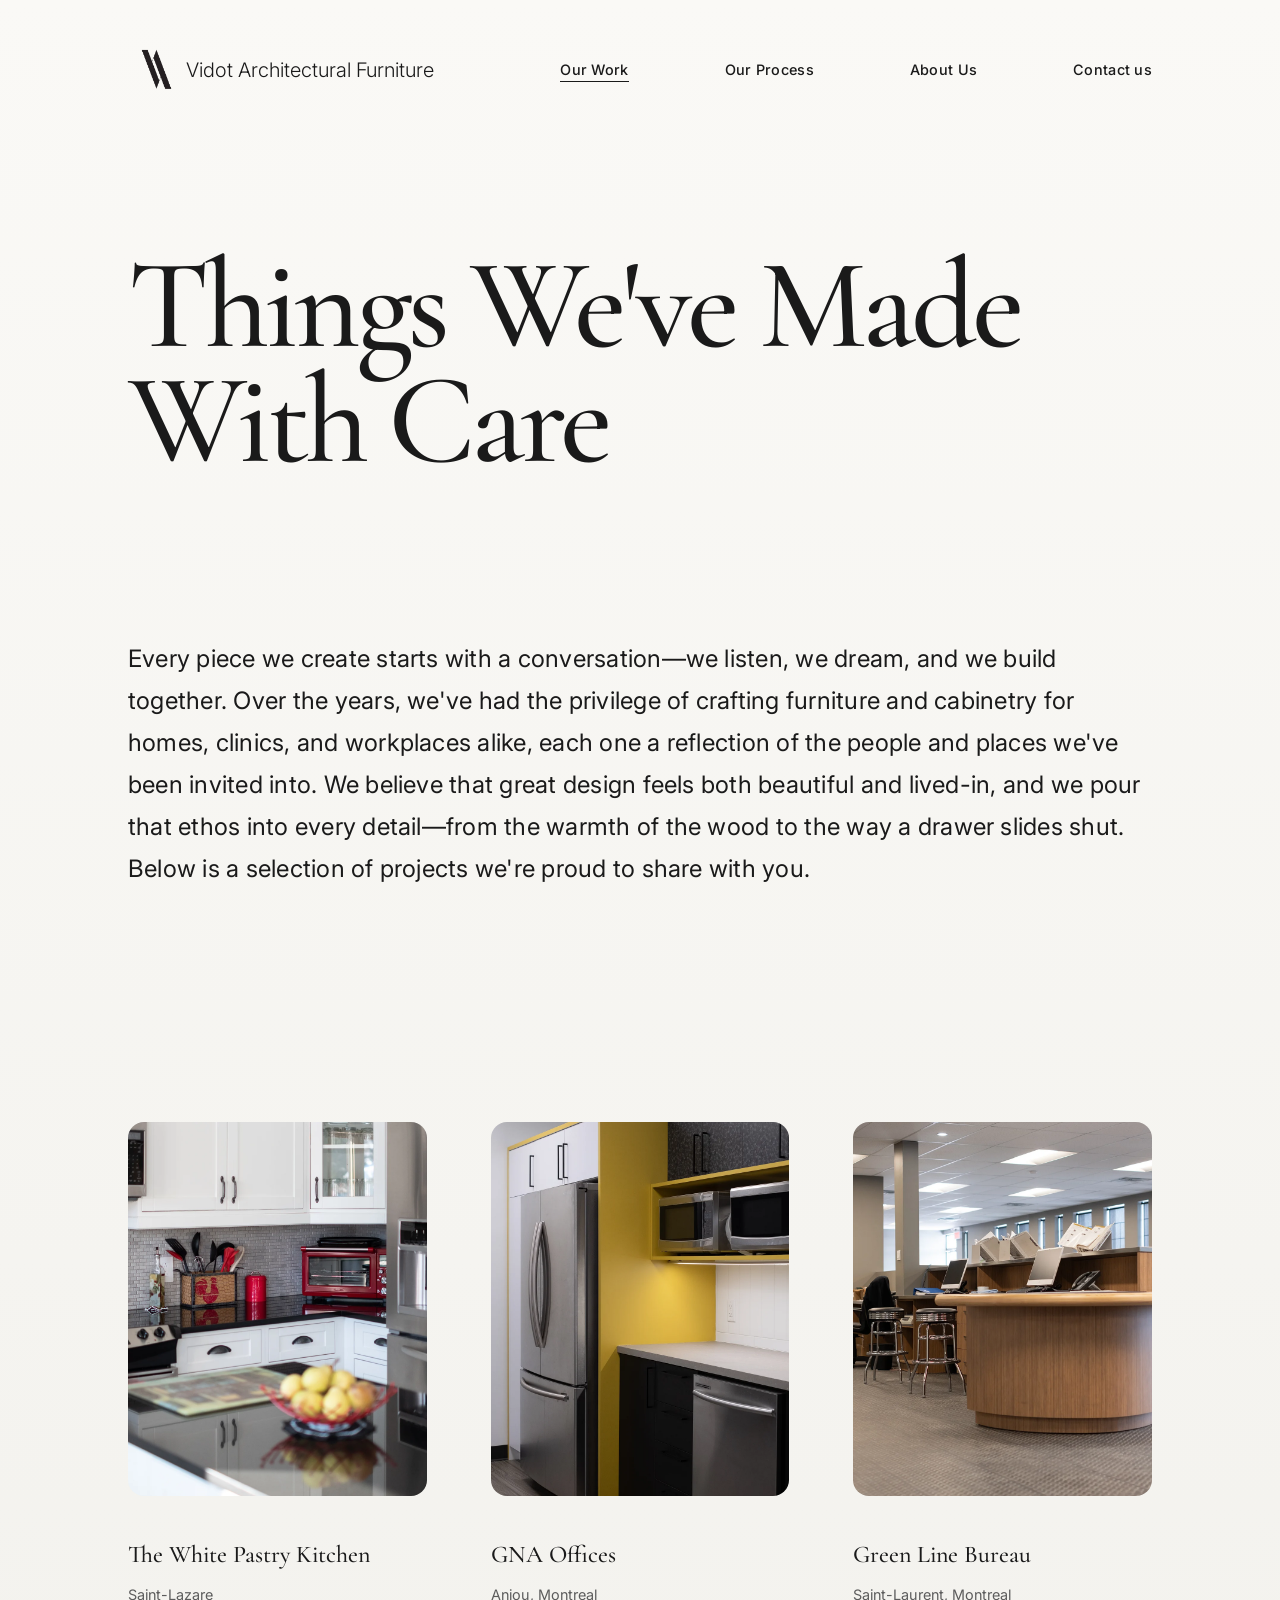
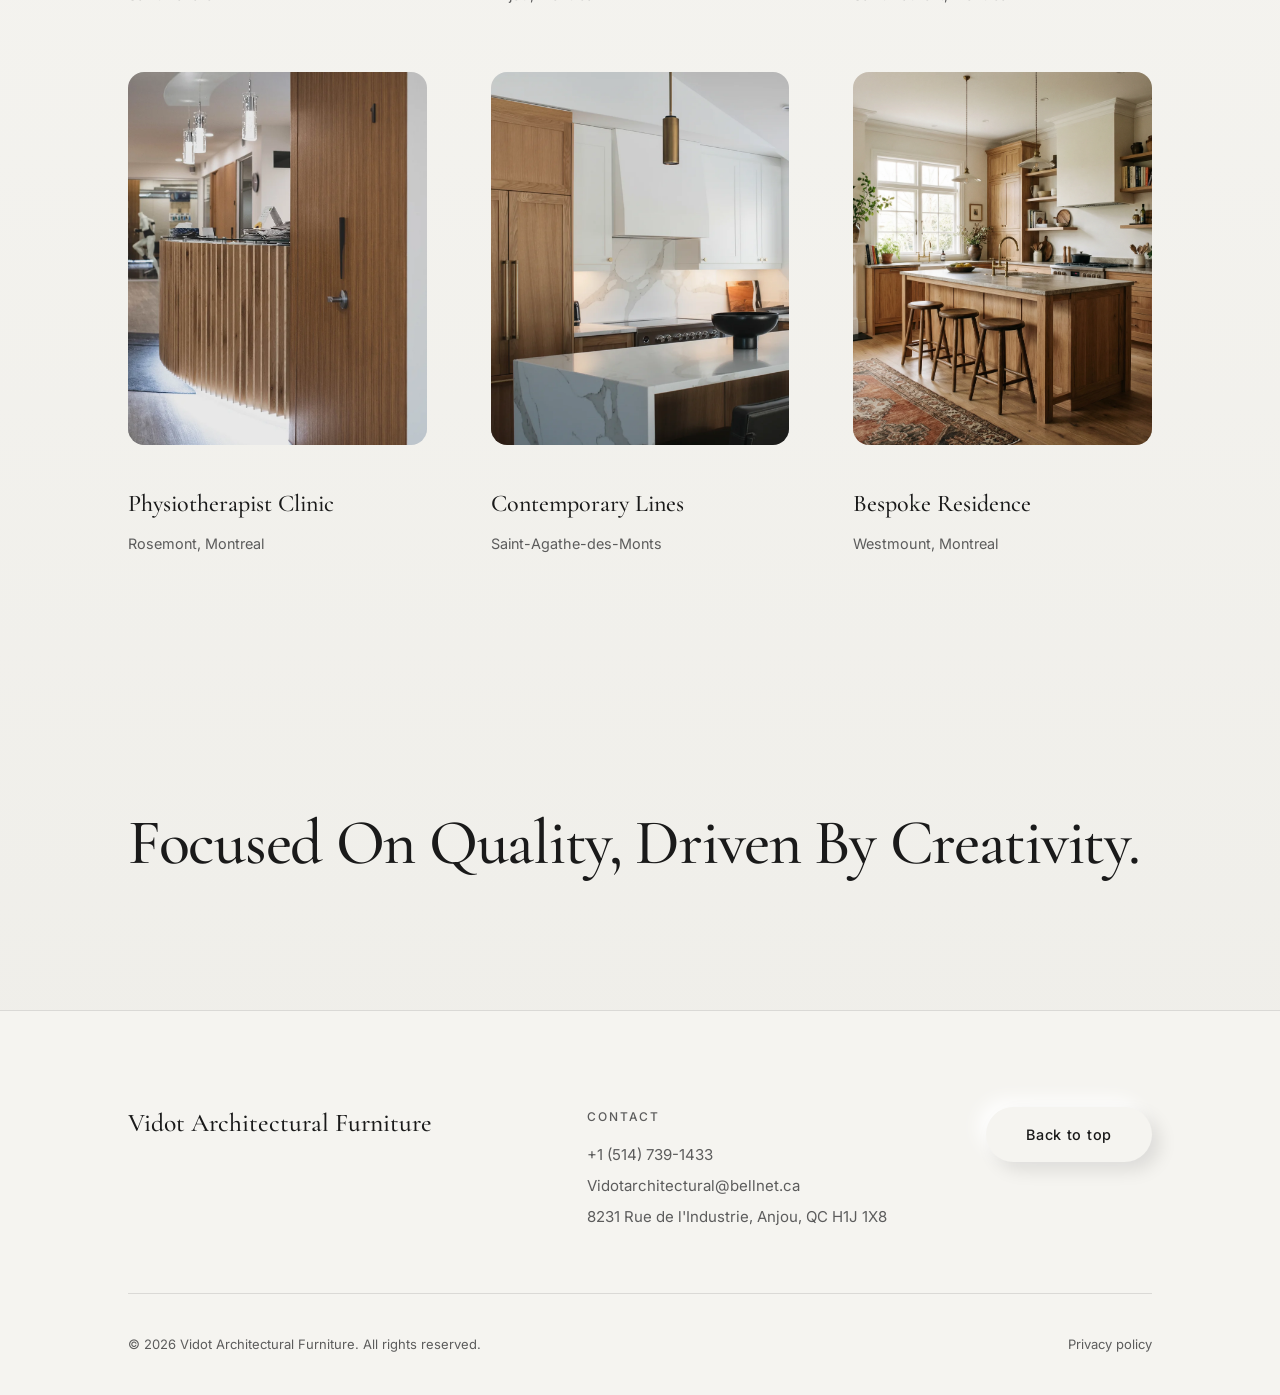
<file: projects.html>
<!DOCTYPE html>
<html lang="en">
<head>
    <meta charset="UTF-8">
    <meta name="viewport" content="width=device-width, initial-scale=1, viewport-fit=cover">
    <meta name="description" content="A selection of custom furniture and cabinetry projects by Vidot Architectural Furniture – residential kitchens, commercial spaces, and bespoke pieces.">
    <meta name="theme-color" content="#f5f4f0">
    <title>Our Work – Vidot Architectural Furniture</title>
    <link rel="canonical" href="https://www.vidotarchitectural.com/projects.html">
    <meta property="og:type" content="website">
    <meta property="og:locale" content="en_CA">
    <meta property="og:site_name" content="Vidot Architectural Furniture">
    <meta property="og:title" content="Our Work – Vidot Architectural Furniture">
    <meta property="og:description" content="A selection of custom furniture and cabinetry projects by Vidot Architectural Furniture – residential kitchens, commercial spaces, and bespoke pieces.">
    <meta property="og:url" content="https://www.vidotarchitectural.com/projects.html">
    <meta property="og:image" content="https://www.vidotarchitectural.com/Image/Projects/Project%201/Card-1.webp">
    <meta name="twitter:card" content="summary_large_image">
    <meta name="twitter:title" content="Our Work – Vidot Architectural Furniture">
    <meta name="twitter:description" content="A selection of custom furniture and cabinetry projects by Vidot Architectural Furniture – residential kitchens, commercial spaces, and bespoke pieces.">
    <meta name="twitter:image" content="https://www.vidotarchitectural.com/Image/Projects/Project%201/Card-1.webp">
    <link rel="stylesheet" href="css/styles.css">
    <link rel="icon" href="Image/favicon.png" type="image/png" sizes="32x32">
    <link rel="icon" href="Image/Black%20logo.webp" type="image/webp">
    <link rel="apple-touch-icon" href="Image/apple-touch-icon.png" sizes="180x180">
    <link rel="preconnect" href="https://fonts.googleapis.com">
    <link rel="preconnect" href="https://fonts.gstatic.com" crossorigin>
    <link href="https://fonts.googleapis.com/css2?family=Cormorant+Garamond:ital,wght@0,500;1,500&family=Inter:wght@300;400;500;600&display=swap" rel="stylesheet">
</head>
<body class="page-projects">
    <a href="#main" class="skip-link">Skip to main content</a>

    <header class="header">
        <nav class="nav" aria-label="Main navigation">
            <a href="index.html" class="nav-logo">
                <img src="Image/white%20logo.webp" alt="" class="nav-logo-img nav-logo-white">
                <img src="Image/Black%20logo.webp" alt="" class="nav-logo-img nav-logo-dark">
                <span class="nav-logo-text">Vidot Architectural Furniture</span>
            </a>
            <button class="nav-toggle" aria-label="Toggle menu" aria-expanded="false">
                <span></span>
                <span></span>
                <span></span>
            </button>
            <ul class="nav-list">
                <li><a href="projects.html" class="active">Our Work</a></li>
                <li><a href="index.html#process">Our Process</a></li>
                <li><a href="about.html">About Us</a></li>
                <li><a href="index.html#contact" class="contact-trigger">Contact us</a></li>
            </ul>
        </nav>
    </header>

    <main id="main">
        <section class="projects projects-page">
            <div class="projects-grid projects-grid-full">
                <h1 class="page-title animate-on-scroll">Things We've Made With Care</h1>
                <p class="projects-page-intro animate-on-scroll"><span class="only-desktop">Every piece we create starts with a conversation—we listen, we dream, and we build together. Over the years, we've had the privilege of crafting furniture and cabinetry for homes, clinics, and workplaces alike, each one a reflection of the people and places we've been invited into. We believe that great design feels both beautiful and lived-in, and we pour that ethos into every detail—from the warmth of the wood to the way a drawer slides shut. Below is a selection of projects we're proud to share with you.</span><span class="only-mobile">Work that starts with a conversation—furniture and cabinetry for homes, clinics, and workplaces. A selection we’re proud to share below.</span></p>
                <article class="project-card animate-on-scroll">
                    <a href="white-pastry-kitchen.html" class="project-link">
                        <div class="project-image">
                            <img loading="lazy" src="Image/Projects/Project%201/Card-1.webp" alt="The White Pastry Kitchen">
                        </div>
                        <div class="project-info">
                            <h3>The White Pastry Kitchen</h3>
                            <span class="project-credit">Saint-Lazare</span>
                        </div>
                    </a>
                </article>
                <article class="project-card animate-on-scroll">
                    <a href="gna-offices.html" class="project-link">
                        <div class="project-image">
                            <img loading="lazy" src="Image/Projects/Project%202/Card-2.webp" alt="GNA Offices workspace">
                        </div>
                        <div class="project-info">
                            <h3>GNA Offices</h3>
                            <span class="project-credit">Anjou, Montreal</span>
                        </div>
                    </a>
                </article>
                <article class="project-card animate-on-scroll">
                    <a href="green-line-bureau.html" class="project-link">
                        <div class="project-image">
                            <img loading="lazy" src="Image/Projects/Project%203/Card-3.webp" alt="Green Line Bureau">
                        </div>
                        <div class="project-info">
                            <h3>Green Line Bureau</h3>
                            <span class="project-credit">Saint-Laurent, Montreal</span>
                        </div>
                    </a>
                </article>
                <article class="project-card animate-on-scroll">
                    <a href="physio-clinic.html" class="project-link">
                        <div class="project-image">
                            <img loading="lazy" src="Image/Projects/Project%204/Card-4.webp" alt="Physiotherapist Clinic">
                        </div>
                        <div class="project-info">
                            <h3>Physiotherapist Clinic</h3>
                            <span class="project-credit">Rosemont, Montreal</span>
                        </div>
                    </a>
                </article>
                <article class="project-card animate-on-scroll">
                    <a href="contemporary-lines.html" class="project-link">
                        <div class="project-image">
                            <img loading="lazy" src="Image/Projects/Project%205/Card-5.webp" alt="Contemporary Lines">
                        </div>
                        <div class="project-info">
                            <h3>Contemporary Lines</h3>
                            <span class="project-credit">Saint-Agathe-des-Monts</span>
                        </div>
                    </a>
                </article>
                <article class="project-card animate-on-scroll">
                    <a href="bespoke-residence.html" class="project-link">
                        <div class="project-image">
                            <img loading="lazy" src="Image/Projects/Project%206/Card-6.webp" alt="Bespoke Residence">
                        </div>
                        <div class="project-info">
                            <h3>Bespoke Residence</h3>
                            <span class="project-credit">Westmount, Montreal</span>
                        </div>
                    </a>
                </article>
            </div>
        </section>

        <section class="quote-cta">
            <p class="quote-cta-text animate-on-scroll">Focused On Quality, Driven By Creativity.</p>
        </section>

        <footer id="contact" class="footer">
            <div class="footer-main">
                <div class="footer-brand">
                    <p class="footer-company-name">Vidot Architectural Furniture</p>
                </div>
                <div class="footer-contact">
                    <p class="footer-contact-label">Contact</p>
                    <ul class="footer-contact-list">
                        <li><a href="tel:+15147391433">+1 (514) 739-1433</a></li>
                        <li><a href="mailto:Vidotarchitectural@bellnet.ca">Vidotarchitectural@bellnet.ca</a></li>
                        <li>
                            <address class="footer-address">8231 Rue de l'Industrie, Anjou, QC H1J 1X8</address>
                        </li>
                    </ul>
                </div>
                <a href="#main" class="btn btn-secondary back-to-top" aria-label="Back to top of page">Back to top</a>
            </div>
            <div class="footer-meta">
                <p class="footer-copyright">© 2026 Vidot Architectural Furniture. All rights reserved.</p>
                <p class="footer-privacy"><a href="privacy.html">Privacy policy</a></p>
            </div>
        </footer>
    </main>

    <script src="js/script.js" defer></script>
</body>
</html>
</file>
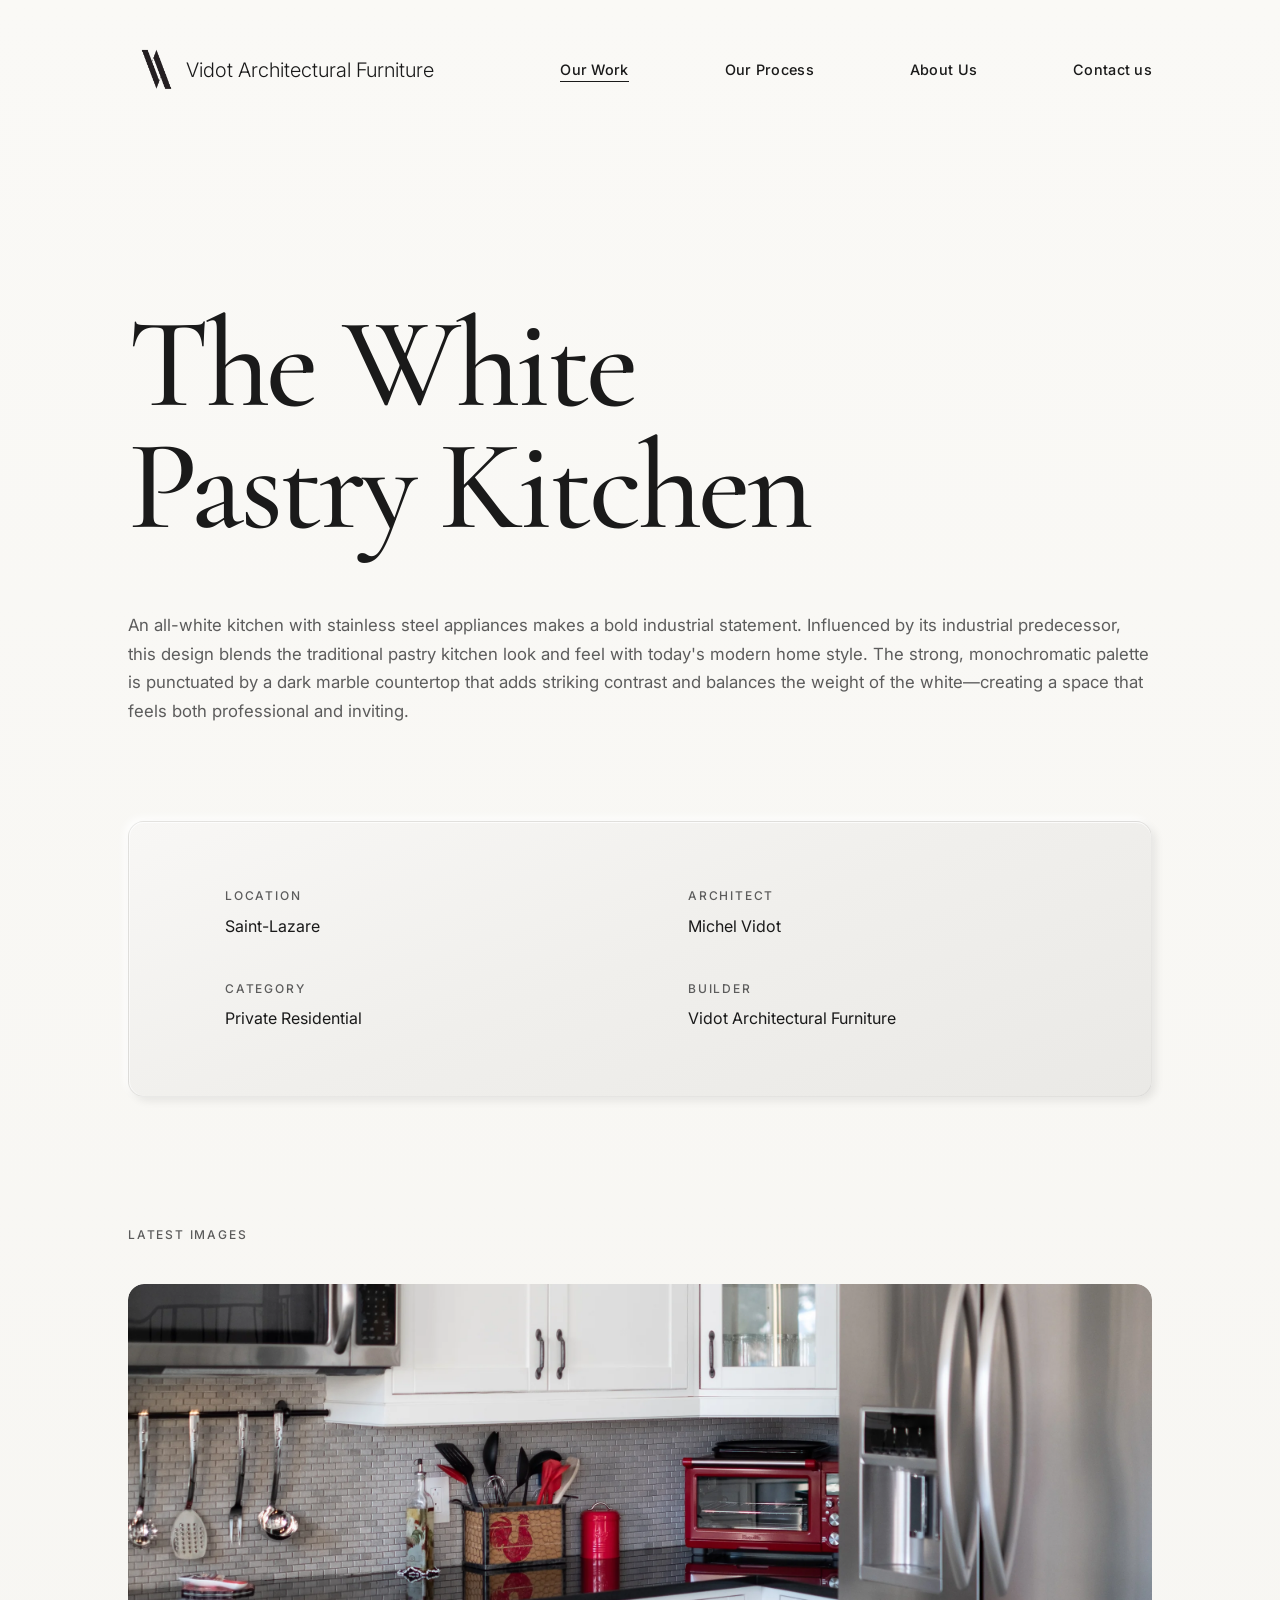
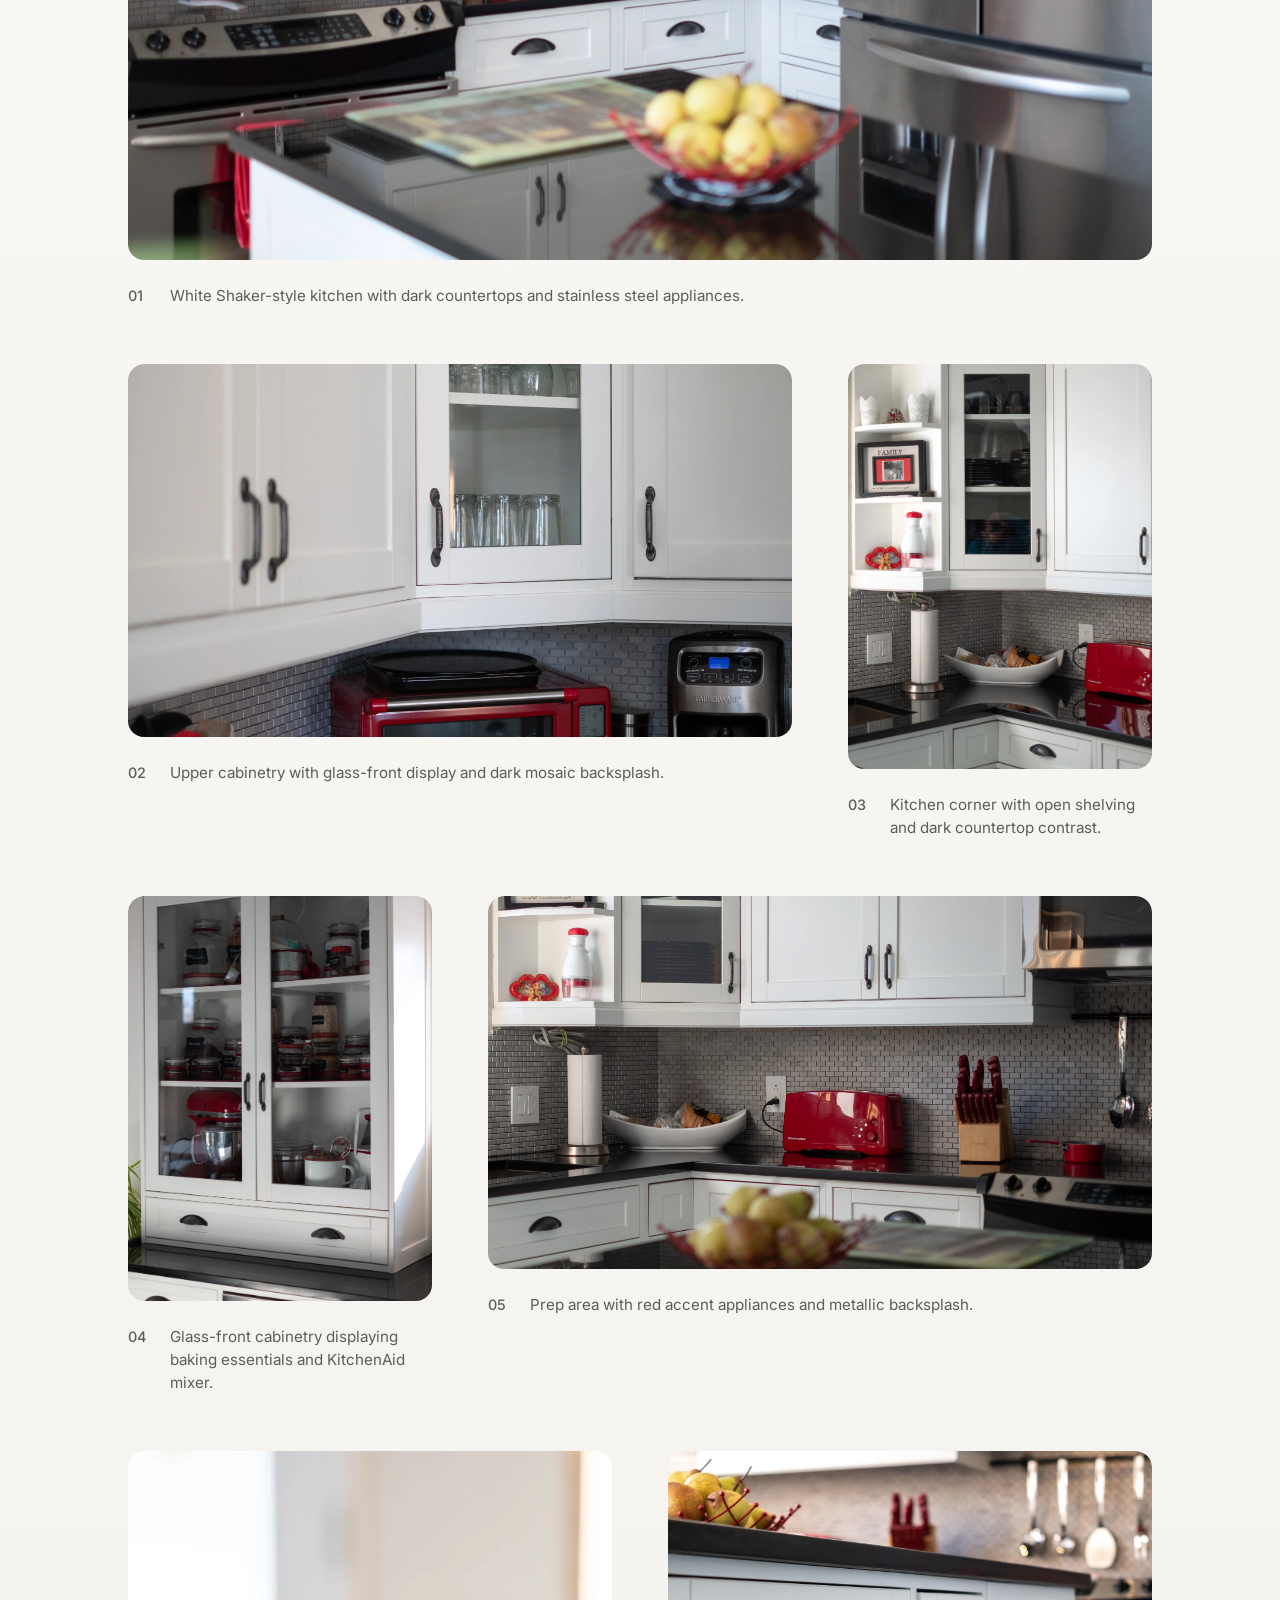
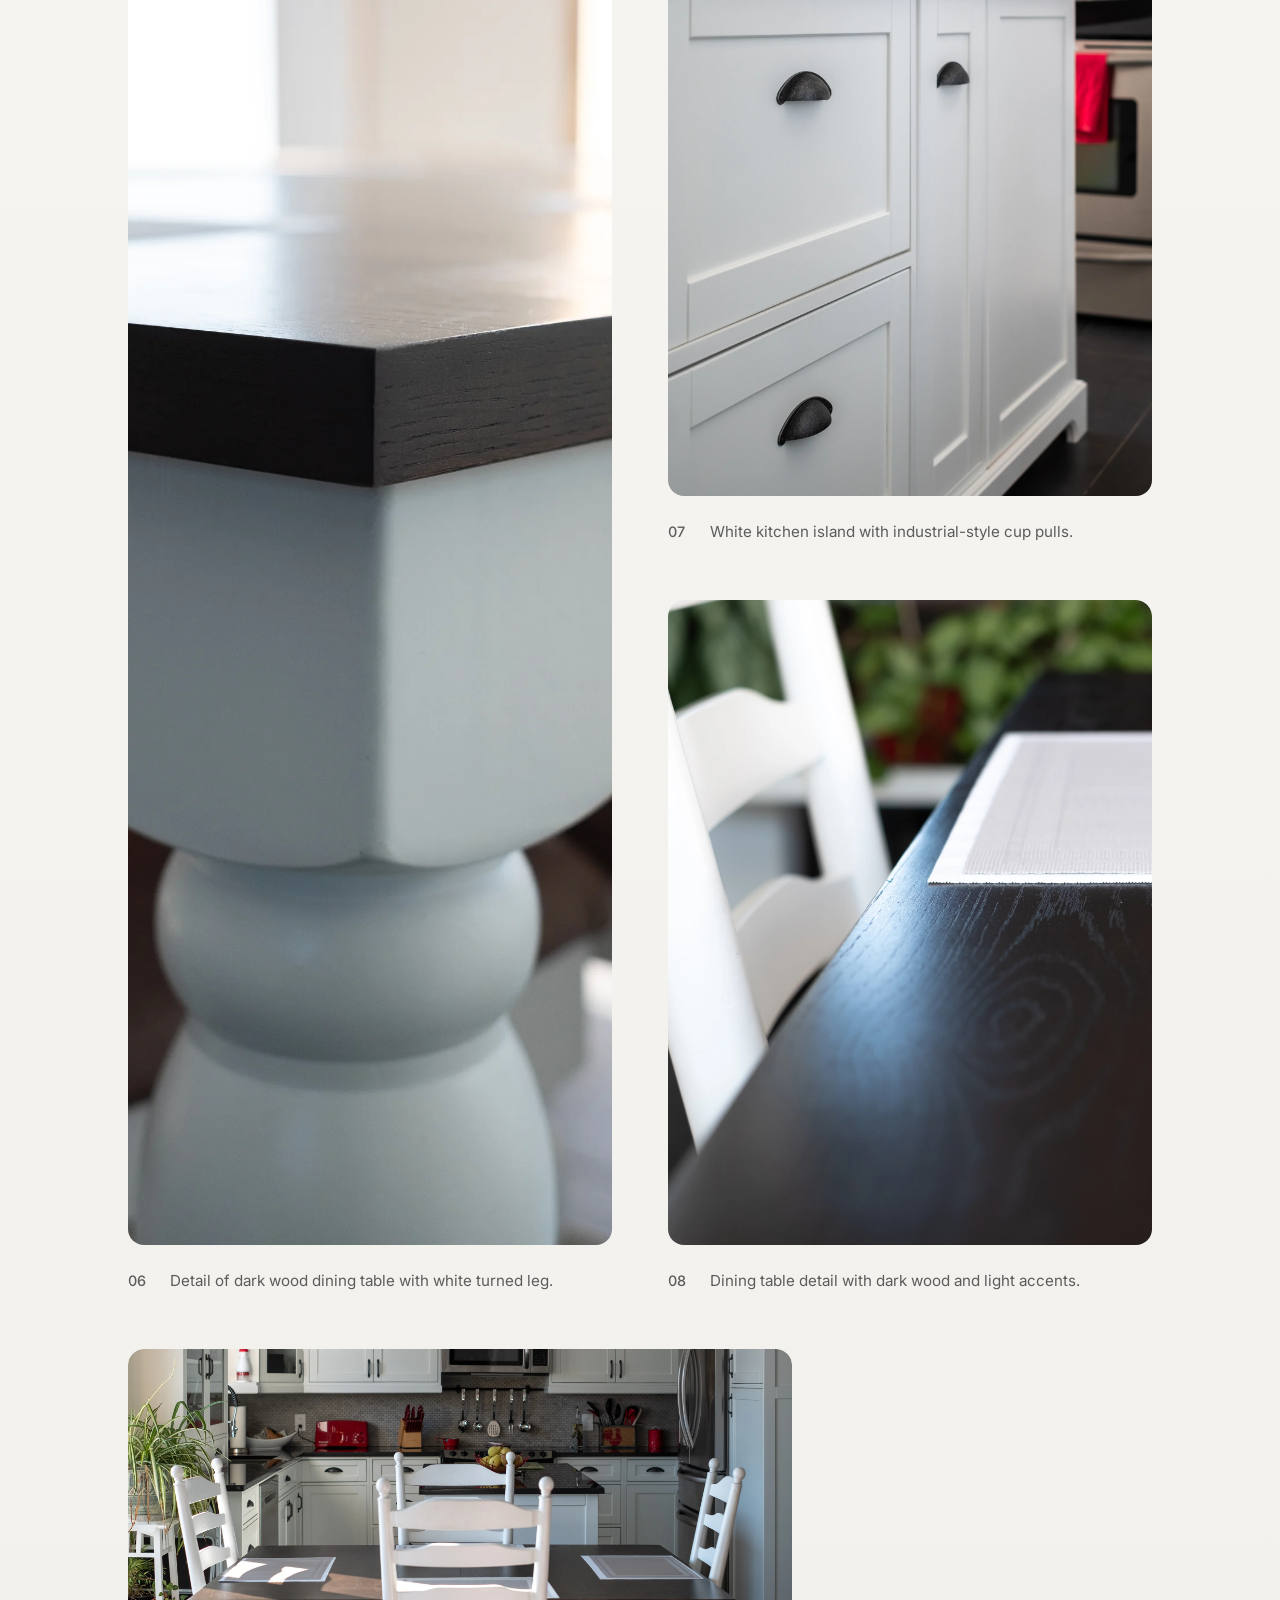
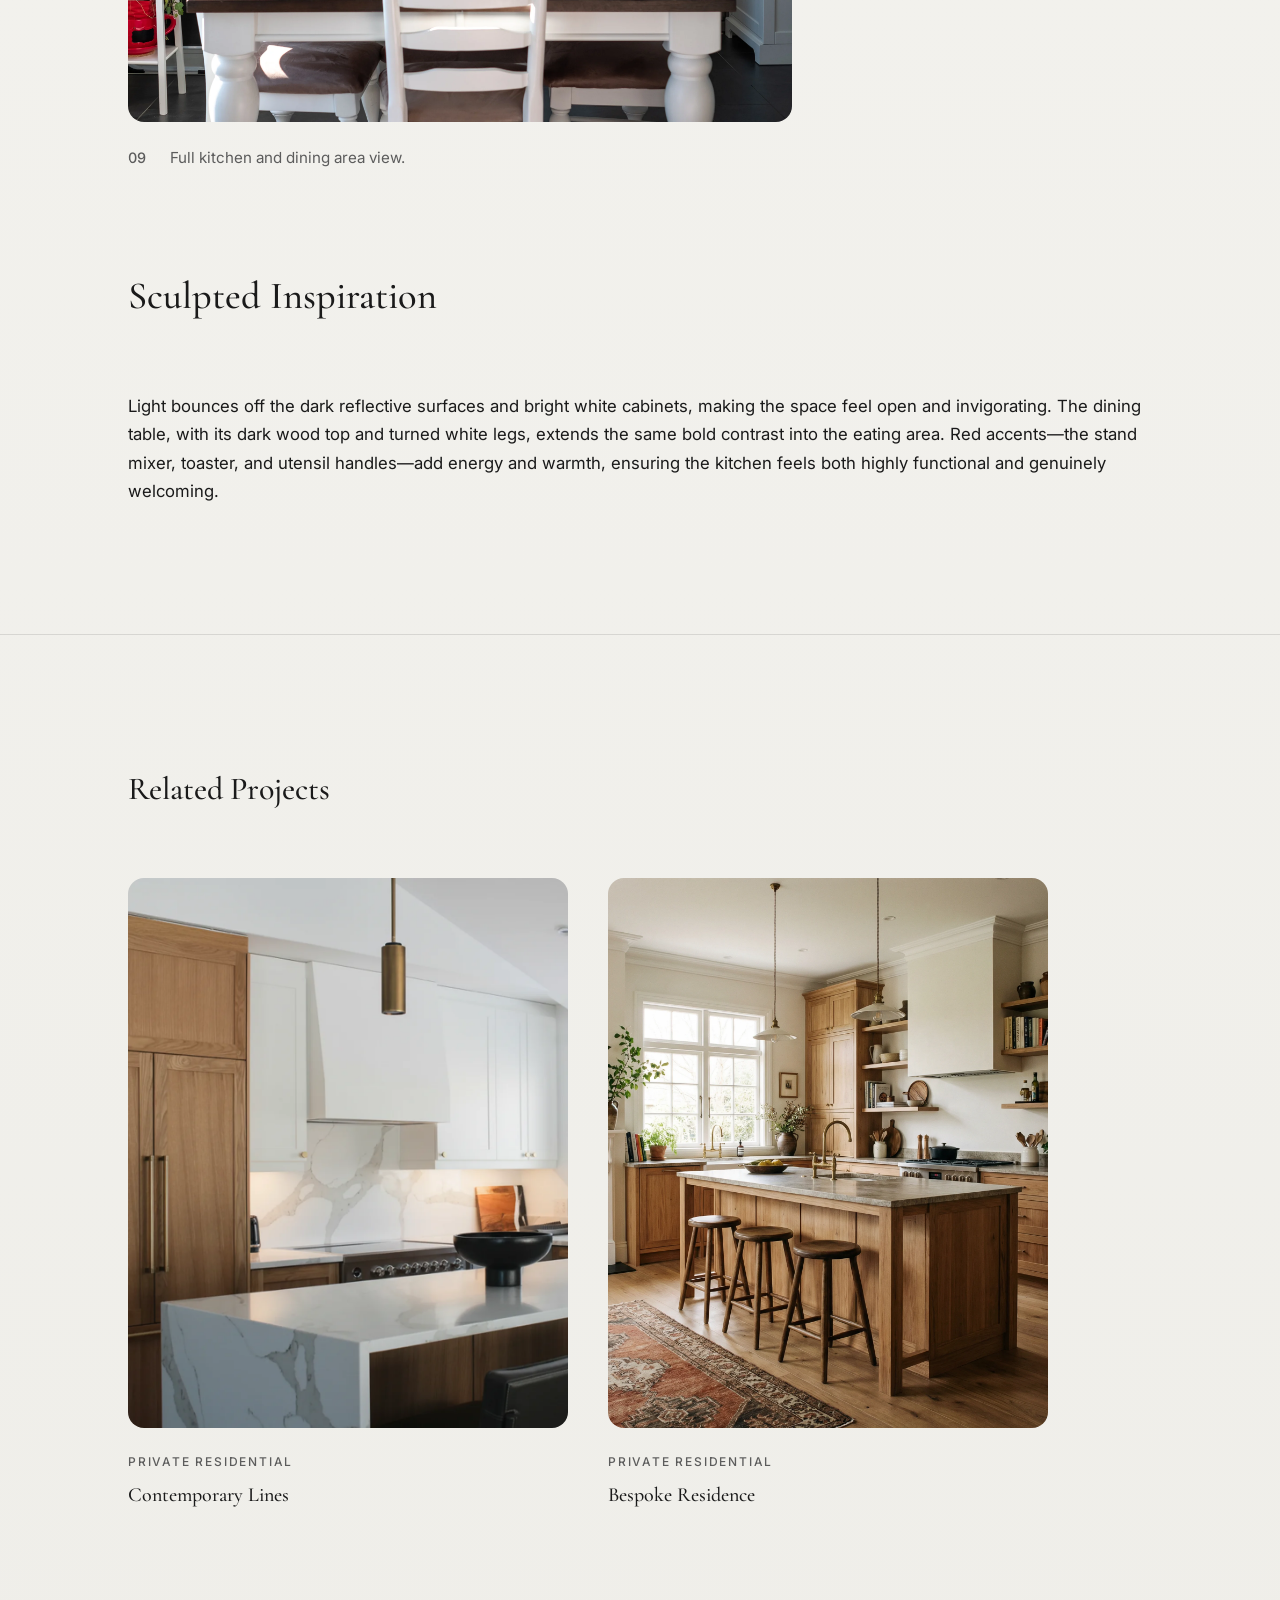
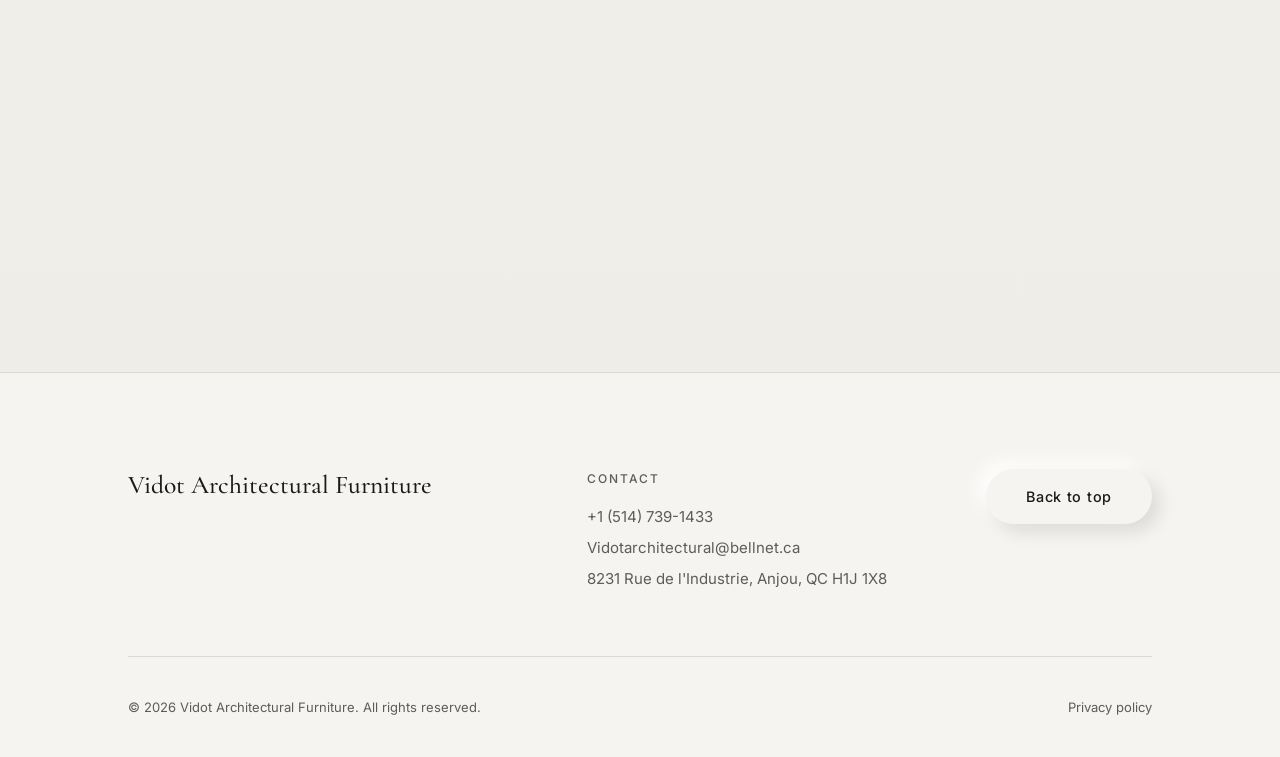
<file: white-pastry-kitchen.html>
<!DOCTYPE html>
<html lang="en">
<head>
    <meta charset="UTF-8">
    <meta name="viewport" content="width=device-width, initial-scale=1, viewport-fit=cover">
    <meta name="theme-color" content="#f5f4f0">
    <meta name="description" content="The White Pastry Kitchen – an all-white industrial-style kitchen with stainless steel appliances and dark marble countertops. By Vidot Architectural Furniture.">
    <title>The White Pastry Kitchen – Vidot Architectural Furniture</title>
    <link rel="canonical" href="https://www.vidotarchitectural.com/white-pastry-kitchen.html">
    <meta property="og:type" content="website">
    <meta property="og:locale" content="en_CA">
    <meta property="og:site_name" content="Vidot Architectural Furniture">
    <meta property="og:title" content="The White Pastry Kitchen – Vidot Architectural Furniture">
    <meta property="og:description" content="The White Pastry Kitchen – an all-white industrial-style kitchen with stainless steel appliances and dark marble countertops. By Vidot Architectural Furniture.">
    <meta property="og:url" content="https://www.vidotarchitectural.com/white-pastry-kitchen.html">
    <meta property="og:image" content="https://www.vidotarchitectural.com/Image/Projects/Project%201/Card-1.webp">
    <meta name="twitter:card" content="summary_large_image">
    <meta name="twitter:title" content="The White Pastry Kitchen – Vidot Architectural Furniture">
    <meta name="twitter:description" content="The White Pastry Kitchen – an all-white industrial-style kitchen with stainless steel appliances and dark marble countertops. By Vidot Architectural Furniture.">
    <meta name="twitter:image" content="https://www.vidotarchitectural.com/Image/Projects/Project%201/Card-1.webp">
    <link rel="stylesheet" href="css/styles.css">
    <link rel="icon" href="Image/favicon.png" type="image/png" sizes="32x32">
    <link rel="icon" href="Image/Black%20logo.webp" type="image/webp">
    <link rel="apple-touch-icon" href="Image/apple-touch-icon.png" sizes="180x180">
    <link rel="preconnect" href="https://fonts.googleapis.com">
    <link rel="preconnect" href="https://fonts.gstatic.com" crossorigin>
    <link href="https://fonts.googleapis.com/css2?family=Cormorant+Garamond:ital,wght@0,500;1,500&family=Inter:wght@300;400;500;600&display=swap" rel="stylesheet">
</head>
<body class="page-projects">
    <a href="#main" class="skip-link">Skip to main content</a>

    <header class="header">
        <nav class="nav" aria-label="Main navigation">
            <a href="index.html" class="nav-logo">
                <img src="Image/white%20logo.webp" alt="" class="nav-logo-img nav-logo-white">
                <img src="Image/Black%20logo.webp" alt="" class="nav-logo-img nav-logo-dark">
                <span class="nav-logo-text">Vidot Architectural Furniture</span>
            </a>
            <button class="nav-toggle" aria-label="Toggle menu" aria-expanded="false">
                <span></span>
                <span></span>
                <span></span>
            </button>
            <ul class="nav-list">
                <li><a href="projects.html" class="active">Our Work</a></li>
                <li><a href="index.html#process">Our Process</a></li>
                <li><a href="about.html">About Us</a></li>
                <li><a href="index.html#contact" class="contact-trigger">Contact us</a></li>
            </ul>
        </nav>
    </header>

    <main id="main">
        <article class="project-detail">
            <header class="project-detail-header">
                <h1 class="project-detail-title">The White Pastry Kitchen</h1>
                <p class="project-detail-intro"><span class="only-desktop">An all-white kitchen with stainless steel appliances makes a bold industrial statement. Influenced by its industrial predecessor, this design blends the traditional pastry kitchen look and feel with today's modern home style. The strong, monochromatic palette is punctuated by a dark marble countertop that adds striking contrast and balances the weight of the white—creating a space that feels both professional and inviting.</span><span class="only-mobile">All-white industrial kitchen: stainless steel, dark marble contrast, pastry-inspired and inviting.</span></p>
            </header>

            <div class="project-detail-meta animate-on-scroll">
                <dl class="project-meta-grid">
                    <div class="project-meta-item">
                        <dt>Location</dt>
                        <dd>Saint-Lazare</dd>
                    </div>
                    <div class="project-meta-item">
                        <dt>Architect</dt>
                        <dd>Michel Vidot</dd>
                    </div>
                    <div class="project-meta-item">
                        <dt>Category</dt>
                        <dd>Private Residential</dd>
                    </div>
                    <div class="project-meta-item">
                        <dt>Builder</dt>
                        <dd>Vidot Architectural Furniture</dd>
                    </div>
                </dl>
            </div>

            <section class="project-gallery-arc animate-on-scroll">
                <p class="project-gallery-label">Latest Images</p>
                <div class="project-gallery-arc-grid">
                    <div class="project-gallery-item size-full orientation-landscape">
                        <img loading="lazy" src="Image/Projects/Project%201/1-2.webp" alt="White Shaker-style kitchen with dark countertops and stainless steel appliances">
                        <div class="project-gallery-caption">
                            <span class="project-gallery-number">01</span>
                            <p class="project-gallery-description">White Shaker-style kitchen with dark countertops and stainless steel appliances.</p>
                        </div>
                    </div>
                    <div class="project-gallery-item size-wide orientation-landscape">
                        <img loading="lazy" src="Image/Projects/Project%201/1-3.webp" alt="Upper cabinetry with glass-front display and dark mosaic backsplash">
                        <div class="project-gallery-caption">
                            <span class="project-gallery-number">02</span>
                            <p class="project-gallery-description">Upper cabinetry with glass-front display and dark mosaic backsplash.</p>
                        </div>
                    </div>
                    <div class="project-gallery-item size-narrow orientation-portrait">
                        <img loading="lazy" src="Image/Projects/Project%201/1-4.webp" alt="Kitchen corner with open shelving and dark countertop contrast">
                        <div class="project-gallery-caption">
                            <span class="project-gallery-number">03</span>
                            <p class="project-gallery-description">Kitchen corner with open shelving and dark countertop contrast.</p>
                        </div>
                    </div>
                    <div class="project-gallery-item size-narrow orientation-portrait">
                        <img loading="lazy" src="Image/Projects/Project%201/1-5.webp" alt="Glass-front cabinetry displaying baking essentials and KitchenAid mixer">
                        <div class="project-gallery-caption">
                            <span class="project-gallery-number">04</span>
                            <p class="project-gallery-description">Glass-front cabinetry displaying baking essentials and KitchenAid mixer.</p>
                        </div>
                    </div>
                    <div class="project-gallery-item size-wide orientation-landscape">
                        <img loading="lazy" src="Image/Projects/Project%201/1-6.webp" alt="Prep area with red accent appliances and metallic backsplash">
                        <div class="project-gallery-caption">
                            <span class="project-gallery-number">05</span>
                            <p class="project-gallery-description">Prep area with red accent appliances and metallic backsplash.</p>
                        </div>
                    </div>
                    <div class="project-gallery-item size-tall orientation-portrait">
                        <img loading="lazy" src="Image/Projects/Project%201/1-7.webp" alt="Detail of dark wood dining table with white turned leg">
                        <div class="project-gallery-caption">
                            <span class="project-gallery-number">06</span>
                            <p class="project-gallery-description">Detail of dark wood dining table with white turned leg.</p>
                        </div>
                    </div>
                    <div class="project-gallery-item size-half orientation-portrait">
                        <img loading="lazy" src="Image/Projects/Project%201/1-8.webp" alt="White kitchen island with industrial-style cup pulls">
                        <div class="project-gallery-caption">
                            <span class="project-gallery-number">07</span>
                            <p class="project-gallery-description">White kitchen island with industrial-style cup pulls.</p>
                        </div>
                    </div>
                    <div class="project-gallery-item size-half orientation-portrait">
                        <img loading="lazy" src="Image/Projects/Project%201/1-9.webp" alt="Dining table detail with dark wood and light accents">
                        <div class="project-gallery-caption">
                            <span class="project-gallery-number">08</span>
                            <p class="project-gallery-description">Dining table detail with dark wood and light accents.</p>
                        </div>
                    </div>
                    <div class="project-gallery-item size-wide orientation-landscape">
                        <img loading="lazy" src="Image/Projects/Project%201/1-10.webp" alt="Full kitchen and dining area view">
                        <div class="project-gallery-caption">
                            <span class="project-gallery-number">09</span>
                            <p class="project-gallery-description">Full kitchen and dining area view.</p>
                        </div>
                    </div>
                </div>
            </section>

            <section class="project-detail-section animate-on-scroll">
                <h2 class="project-section-title">Sculpted Inspiration</h2>
                <div class="project-section-content">
                    <p><span class="only-desktop">Light bounces off the dark reflective surfaces and bright white cabinets, making the space feel open and invigorating. The dining table, with its dark wood top and turned white legs, extends the same bold contrast into the eating area. Red accents—the stand mixer, toaster, and utensil handles—add energy and warmth, ensuring the kitchen feels both highly functional and genuinely welcoming.</span><span class="only-mobile">Dark surfaces and white cabinets open the space; the dining table carries contrast into the eating area. Red accents add warmth.</span></p>
                </div>
            </section>

            <section class="related-projects animate-on-scroll">
                <h2 class="related-projects-title">Related Projects</h2>
                <div class="related-projects-grid">
                    <a href="contemporary-lines.html" class="related-project-card">
                        <div class="related-project-image">
                            <img loading="lazy" src="Image/Projects/Project%205/Card-5.webp" alt="Contemporary Lines">
                        </div>
                        <div class="related-project-info">
                            <span class="related-project-category">Private Residential</span>
                            <h3>Contemporary Lines</h3>
                        </div>
                    </a>
                    <a href="bespoke-residence.html" class="related-project-card">
                        <div class="related-project-image">
                            <img loading="lazy" src="Image/Projects/Project%206/Card-6.webp" alt="Bespoke Residence">
                        </div>
                        <div class="related-project-info">
                            <span class="related-project-category">Private Residential</span>
                            <h3>Bespoke Residence</h3>
                        </div>
                    </a>
                </div>
            </section>
        </article>

        <section class="quote-cta">
            <p class="quote-cta-text animate-on-scroll">Focused On Quality, Driven By Creativity.</p>
        </section>

        <footer id="contact" class="footer">
            <div class="footer-main">
                <div class="footer-brand">
                    <p class="footer-company-name">Vidot Architectural Furniture</p>
                </div>
                <div class="footer-contact">
                    <p class="footer-contact-label">Contact</p>
                    <ul class="footer-contact-list">
                        <li><a href="tel:+15147391433">+1 (514) 739-1433</a></li>
                        <li><a href="mailto:Vidotarchitectural@bellnet.ca">Vidotarchitectural@bellnet.ca</a></li>
                        <li>
                            <address class="footer-address">8231 Rue de l'Industrie, Anjou, QC H1J 1X8</address>
                        </li>
                    </ul>
                </div>
                <a href="#main" class="btn btn-secondary back-to-top" aria-label="Back to top of page">Back to top</a>
            </div>
            <div class="footer-meta">
                <p class="footer-copyright">© 2026 Vidot Architectural Furniture. All rights reserved.</p>
                <p class="footer-privacy"><a href="privacy.html">Privacy policy</a></p>
            </div>
        </footer>
    </main>

    <script src="js/script.js" defer></script>
</body>
</html>
</file>
<file: css/styles.css>
/*
 * Vidot Architectural Furniture – Main Stylesheet
 *
 * Structure:
 * 1. Reset & Base (variables, typography)
 * 2. Skip Link
 * 3. Header & Navigation
 * 4. Hero
 * 5. Buttons
 * 6. Projects
 * 7. Process
 * 8. About
 * 9. Project Detail (gallery, meta, related)
 * 10. Quote CTA
 * 11. Footer (incl. privacy link)
 * 12. Privacy page
 * 13. Responsive
 * 14. Contact Modal
 */
/* ===== Reset & Base ===== */
*, *::before, *::after {
    box-sizing: border-box;
    margin: 0;
    padding: 0;
}

:root {
    /* Colors – 3-color palette */
    --color-bg: #f5f4f0;
    /* Page gradient – whisper-soft; keeps hero/footer from feeling like flat poster board */
    --color-bg-page-gradient: linear-gradient(
        180deg,
        #faf9f6 0%,
        var(--color-bg) 42%,
        #eeede8 100%
    );
    --color-text: #1a1a1a;
    --color-muted: #5c5c5c;
    --color-border: rgba(26, 26, 26, 0.12);
    /* Spacing */
    --space-xs: 0.5rem;
    --space-sm: 1rem;
    --space-md: 1.5rem;
    --space-lg: 2.5rem;
    --space-xl: 4rem;
    --space-2xl: 6rem;
    --space-3xl: 8rem;
    --page-margin: var(--space-3xl);
    /* Typography & misc */
    --radius-image: 16px;
    --font-serif: 'Cormorant Garamond', Georgia, serif;
    --font-sans: 'Inter', -apple-system, BlinkMacSystemFont, sans-serif;
    --font-weight-body: 400;
    --font-weight-serif: 500;
    --text-body-size: 1.05rem;
    --text-body-leading: 1.7;
    --label-size: 0.75rem;
    --label-spacing: 0.15em;
    --transition: 0.3s ease;
}

/* Abbreviated copy on small screens (paired .only-desktop / .only-mobile in markup) */
.only-mobile {
    display: none !important;
}

@media (max-width: 768px) {
    .only-desktop {
        display: none !important;
    }

    .only-mobile {
        display: block !important;
    }
}

html {
    overflow-x: hidden;
    -webkit-tap-highlight-color: transparent;
    background: var(--color-bg-page-gradient);
    background-color: var(--color-bg); /* fallback if gradient unsupported */
    width: 100%;
    min-height: 100%;
}

/* Mobile: safe area insets for notched devices (iPhone X+, etc.) */
@supports (padding: env(safe-area-inset-top)) {
    .footer {
        padding-bottom: calc(var(--space-xl) + env(safe-area-inset-bottom));
    }
    .contact-modal {
        padding: env(safe-area-inset-top) env(safe-area-inset-right) env(safe-area-inset-bottom) env(safe-area-inset-left);
    }
}

@media (prefers-reduced-motion: no-preference) {
    html {
        scroll-behavior: smooth;
    }
}

/* Hero entrance animation */
@keyframes hero-fade-up {
    from {
        opacity: 0;
        transform: translateY(24px);
    }
    to {
        opacity: 1;
        transform: translateY(0);
    }
}

@keyframes hero-fade-in {
    from { opacity: 0; }
    to { opacity: 1; }
}

@media (prefers-reduced-motion: no-preference) {
    .hero-fade-in {
        opacity: 0;
        animation: hero-fade-up 0.8s cubic-bezier(0.22, 1, 0.36, 1) forwards;
    }

    .hero-title.hero-fade-in { animation-delay: 0.2s; }
    .hero-tagline.hero-fade-in { animation-delay: 0.4s; }
    .hero-content .btn.hero-fade-in { animation-delay: 0.6s; }

    .hero-scroll-indicator {
        opacity: 0;
        animation: hero-fade-in 0.6s cubic-bezier(0.22, 1, 0.36, 1) 0.9s both;
    }
}

/* Scroll-triggered animations */
@media (prefers-reduced-motion: no-preference) {
    .animate-on-scroll {
        opacity: 0;
        transform: translateY(24px);
        transition: opacity 0.7s cubic-bezier(0.22, 1, 0.36, 1), transform 0.7s cubic-bezier(0.22, 1, 0.36, 1);
    }

    .animate-on-scroll.in-view {
        opacity: 1;
        transform: translateY(0);
    }

    .project-card.animate-on-scroll:nth-child(1) { transition-delay: 0.05s; }
    .project-card.animate-on-scroll:nth-child(2) { transition-delay: 0.15s; }
    .project-card.animate-on-scroll:nth-child(3) { transition-delay: 0.25s; }

    .projects-grid-full .page-title.animate-on-scroll { transition-delay: 0.05s; }
    .projects-grid-full .projects-page-intro.animate-on-scroll { transition-delay: 0.1s; }
    .projects-grid-full .project-card.animate-on-scroll:nth-child(3) { transition-delay: 0.15s; }
    .projects-grid-full .project-card.animate-on-scroll:nth-child(4) { transition-delay: 0.2s; }
    .projects-grid-full .project-card.animate-on-scroll:nth-child(5) { transition-delay: 0.25s; }
    .projects-grid-full .project-card.animate-on-scroll:nth-child(6) { transition-delay: 0.3s; }
    .projects-grid-full .project-card.animate-on-scroll:nth-child(7) { transition-delay: 0.35s; }
    .projects-grid-full .project-card.animate-on-scroll:nth-child(8) { transition-delay: 0.4s; }

    .projects-label.animate-on-scroll { transition-delay: 0.1s; }

    .process-detail-right.animate-on-scroll { transition-delay: 0.1s; }

    .quote-cta-text.animate-on-scroll { transition-delay: 0.05s; }
}

body {
    font-family: var(--font-sans);
    font-size: 16px;
    font-weight: var(--font-weight-body);
    line-height: 1.6;
    color: var(--color-text);
    background: transparent;
    -webkit-font-smoothing: antialiased;
    overflow-x: hidden;
    max-width: 100vw;
    min-height: 100%;
}

/* Serif titles — weight 500 for all display + section headings (Cormorant Garamond) */
:is(
    .hero-title,
    .page-title,
    .project-detail-title,
    .quote-cta-text,
    .projects-page .page-title,
    .section-title,
    .process-detail-headline,
    .project-section-title,
    .related-projects-title,
    .project-info h3,
    .related-project-info h3,
    .about-heading,
    .about-team-name,
    .about-contact-headline,
    .privacy-content .privacy-h2,
    .contact-modal-title
) {
    font-weight: var(--font-weight-serif);
    font-style: normal;
}

img {
    max-width: 100%;
    height: auto;
    display: block;
}

a {
    color: inherit;
    text-decoration: none;
    touch-action: manipulation;
}

button {
    touch-action: manipulation;
}

a:focus-visible,
button:focus-visible {
    outline: 2px solid var(--color-text);
    outline-offset: 3px;
}

.nav-list a:focus-visible {
    outline-offset: 5px;
}

ul {
    list-style: none;
}

/* ===== Skip Link ===== */
.skip-link {
    position: absolute;
    top: -100%;
    left: var(--space-sm);
    z-index: 100;
    padding: var(--space-sm) var(--space-md);
    background: var(--color-text);
    color: var(--color-bg);
    font-size: 0.9rem;
    transition: top var(--transition);
}

.skip-link:focus {
    top: var(--space-sm);
}

/* ===== Header & Navigation ===== */
.header {
    position: fixed;
    top: calc(var(--space-md) + env(safe-area-inset-top, 0px));
    left: calc(var(--page-margin) - var(--space-xl));
    right: calc(var(--page-margin) - var(--space-xl));
    z-index: 50;
    padding: var(--space-md) var(--space-xl);
    background: transparent;
    border-radius: 9999px;
    transition: background var(--transition), padding var(--transition);
}

.header.scrolled {
    background: rgba(245, 244, 240, 0.75);
    backdrop-filter: blur(12px);
    -webkit-backdrop-filter: blur(12px);
    box-shadow: 0 2px 20px rgba(0, 0, 0, 0.04);
}

.nav-list a,
.nav-logo {
    color: #fff;
}

body.page-projects .nav-list a,
body.page-projects .nav-logo,
body.page-projects .nav-toggle {
    color: var(--color-text);
}

body.scrolled-past-hero .nav-list a,
body.scrolled-past-hero .nav-logo {
    color: var(--color-text);
}

.header.scrolled .nav-list a,
.header.scrolled .nav-logo {
    color: var(--color-text);
}

.nav {
    display: flex;
    align-items: center;
    justify-content: space-between;
    width: 100%;
}

.nav-logo {
    font-family: var(--font-serif);
    font-size: 1.25rem;
    letter-spacing: normal;
    display: flex;
    align-items: center;
    gap: 0.05rem;
}

.nav-logo-text {
    font-family: 'Inter', sans-serif;
    font-weight: 300;
    font-style: normal;
    letter-spacing: normal;
    white-space: nowrap;
}

.nav-logo-img {
    height: 44px;
    width: auto;
    display: block;
}

.nav-logo-dark {
    display: none;
}

body.page-projects .nav-logo-white,
body.scrolled-past-hero .nav-logo-white,
.header.scrolled .nav-logo-white {
    display: none;
}

body.page-projects .nav-logo-dark,
body.scrolled-past-hero .nav-logo-dark,
.header.scrolled .nav-logo-dark {
    display: block;
}

.nav-list {
    display: flex;
    align-items: center;
    gap: var(--space-2xl);
    font-size: 0.9rem;
    font-weight: 500;
    letter-spacing: 0.02em;
}

.nav-list a {
    position: relative;
}

.nav-list a::after {
    content: '';
    position: absolute;
    bottom: -4px;
    left: 0;
    width: 0;
    height: 1px;
    background: currentColor;
    transition: width var(--transition);
}

.nav-list a:hover::after,
.nav-list a:focus-visible::after,
.nav-list a.active::after {
    width: 100%;
}

.nav-toggle {
    display: none;
    flex-direction: column;
    gap: 6px;
    padding: var(--space-sm);
    min-width: 44px;
    min-height: 44px;
    align-items: center;
    justify-content: center;
    background: none;
    border: none;
    cursor: pointer;
    color: #fff;
}

.nav-toggle span {
    width: 24px;
    height: 2px;
    background: currentColor;
}

body.scrolled-past-hero .nav-toggle,
.header.scrolled .nav-toggle {
    color: var(--color-text);
}

/* ===== Hero ===== */
.hero {
    min-height: 100vh;
    position: relative;
}

.hero-image-wrapper {
    position: sticky;
    top: 0;
    width: 100%;
    height: 100vh;
}

.hero-image {
    position: absolute;
    inset: 0;
    border-radius: 0;
    overflow: hidden;
    transition: inset 0.5s ease, border-radius 0.5s ease, box-shadow 0.5s ease;
}

.hero-image-wrapper.scrolled .hero-image {
    inset: var(--space-md);
    border-radius: var(--radius-image);
    box-shadow: 0 24px 64px rgba(0, 0, 0, 0.15);
}

.hero-image img,
.hero-image video {
    position: absolute;
    inset: 0;
    width: 100%;
    height: 100%;
    object-fit: cover;
}

.hero-image .hero-fallback-img {
    z-index: 0;
}

.hero-image .hero-video {
    z-index: 1;
}

.hero-image .hero-video[hidden] {
    display: none;
}

.hero-image::after {
    content: '';
    position: absolute;
    inset: 0;
    z-index: 2;
    pointer-events: none;
    /* Layered scrim: global veil + left reading zone + bottom anchor */
    background:
        linear-gradient(
            to top,
            rgba(26, 26, 26, 0.78) 0%,
            rgba(26, 26, 26, 0.28) 42%,
            transparent 72%
        ),
        linear-gradient(
            to right,
            rgba(26, 26, 26, 0.58) 0%,
            rgba(26, 26, 26, 0.22) 42%,
            transparent 72%
        ),
        rgba(26, 26, 26, 0.14);
}

.hero-content {
    position: absolute;
    top: 50%;
    left: 0;
    right: 0;
    bottom: auto;
    transform: translateY(-50%);
    z-index: 1;
    padding: var(--space-3xl) var(--page-margin);
    max-width: 900px;
}

.hero .hero-title,
.hero .hero-tagline,
.hero .btn {
    color: #fff;
}

.hero .hero-title {
    text-shadow: 0 2px 28px rgba(0, 0, 0, 0.42);
}

.hero .hero-tagline {
    text-shadow: 0 1px 16px rgba(0, 0, 0, 0.38);
    color: rgba(255, 255, 255, 0.94);
}

.hero .btn {
    text-shadow: 0 1px 8px rgba(0, 0, 0, 0.25);
}

.hero .btn-secondary {
    margin-top: 0;
    border-color: #fff;
    color: #fff;
    background: transparent;
}

.hero .btn-secondary:hover,
.hero .btn-secondary:focus-visible {
    background: var(--color-bg);
    color: var(--color-text);
    border-color: #fff;
}

.hero-scroll-indicator {
    position: absolute;
    bottom: calc(var(--space-xl) + env(safe-area-inset-bottom, 0px));
    left: 50%;
    transform: translateX(-50%);
    z-index: 1;
    display: flex;
    flex-direction: column;
    align-items: center;
    gap: 0.625rem;
    min-width: 44px;
    min-height: 44px;
    padding: var(--space-xs);
    color: #fff;
    text-decoration: none;
    transition: opacity var(--transition), transform var(--transition);
}

.hero-scroll-indicator:hover,
.hero-scroll-indicator:focus-visible {
    color: #fff;
}

.hero-scroll-ring {
    display: flex;
    align-items: center;
    justify-content: center;
    width: 2.75rem;
    height: 2.75rem;
    border-radius: 50%;
    border: 1px solid rgba(255, 255, 255, 0.42);
    background: rgba(255, 255, 255, 0.1);
    backdrop-filter: blur(10px);
    -webkit-backdrop-filter: blur(10px);
    box-shadow:
        0 8px 32px rgba(0, 0, 0, 0.18),
        inset 0 1px 0 rgba(255, 255, 255, 0.28);
    transition:
        background var(--transition),
        border-color var(--transition),
        box-shadow var(--transition),
        transform var(--transition);
}

.hero-scroll-chevron {
    width: 1.125rem;
    height: 1.125rem;
    display: block;
}

.hero-scroll-text {
    font-size: 0.6875rem;
    font-weight: 500;
    letter-spacing: 0.16em;
    text-transform: uppercase;
    opacity: 0.88;
    text-shadow: 0 1px 12px rgba(0, 0, 0, 0.4);
    transition: opacity var(--transition);
}

@media (prefers-reduced-motion: no-preference) {
    .hero-scroll-chevron {
        animation: hero-scroll-bob 2.4s cubic-bezier(0.45, 0, 0.55, 1) infinite;
    }

    .hero-scroll-indicator:hover .hero-scroll-ring,
    .hero-scroll-indicator:focus-visible .hero-scroll-ring {
        transform: translateY(-3px);
    }
}

@keyframes hero-scroll-bob {
    0%, 100% {
        transform: translateY(-1px);
        opacity: 0.72;
    }
    50% {
        transform: translateY(4px);
        opacity: 1;
    }
}

.hero-scroll-indicator:hover .hero-scroll-ring,
.hero-scroll-indicator:focus-visible .hero-scroll-ring {
    background: rgba(255, 255, 255, 0.2);
    border-color: rgba(255, 255, 255, 0.72);
    box-shadow:
        0 10px 36px rgba(0, 0, 0, 0.22),
        inset 0 1px 0 rgba(255, 255, 255, 0.38);
}

.hero-scroll-indicator:hover .hero-scroll-text,
.hero-scroll-indicator:focus-visible .hero-scroll-text {
    opacity: 1;
}

.hero-scroll-indicator:focus-visible .hero-scroll-ring {
    outline: 2px solid rgba(255, 255, 255, 0.85);
    outline-offset: 3px;
}

body.scrolled-past-hero .hero-scroll-indicator {
    opacity: 0;
    pointer-events: none;
}

@media (prefers-reduced-motion: reduce) {
    .hero-scroll-chevron {
        animation: none;
    }
}

.hero-text-group {
    display: inline-grid;
    grid-template-columns: 1fr;
    justify-items: start;
}

.hero-title {
    font-family: var(--font-serif);
    font-size: clamp(2.5rem, 6vw, 4.5rem);
    line-height: 1.15;
    letter-spacing: -0.02em;
    margin-bottom: var(--space-lg);
    white-space: nowrap;
}

.hero-tagline {
    font-size: 1.15rem;
    width: 100%;
    grid-column: 1;
    margin-bottom: var(--space-xl);
    opacity: 0.95;
}

.maple-leaf {
    display: inline-flex;
    align-items: center;
    vertical-align: -0.15em;
    margin: 0 0.15em;
    opacity: 0.9;
}

.maple-leaf svg {
    display: block;
}

/* ===== Buttons ===== */
.btn {
    display: inline-flex;
    align-items: center;
    justify-content: center;
    min-height: 44px;
    padding: var(--space-sm) var(--space-lg);
    font-family: var(--font-sans);
    font-size: 0.9rem;
    font-weight: 500;
    letter-spacing: 0.05em;
    border: 1px solid var(--color-text);
    border-radius: 9999px;
    background: transparent;
    color: var(--color-text);
    cursor: pointer;
    transition: color var(--transition), background var(--transition), border-color var(--transition);
}

.btn:hover,
.btn:focus-visible {
    background: var(--color-text);
    color: var(--color-bg);
}

.btn-primary {
    background: var(--color-text);
    color: var(--color-bg);
}

.btn-primary:hover,
.btn-primary:focus-visible {
    background: var(--color-text);
    border-color: var(--color-text);
}

.btn-secondary {
    margin-top: var(--space-xl);
}

/* ===== Projects Section ===== */
.projects {
    padding: calc(var(--space-2xl) + var(--space-md)) var(--page-margin);
}

.projects-label {
    font-family: var(--font-sans);
    font-size: var(--label-size);
    font-weight: 500;
    letter-spacing: var(--label-spacing);
    text-transform: uppercase;
    color: var(--color-muted);
    margin-top: var(--space-2xl);
    margin-bottom: var(--space-md);
}

.projects-title {
    font-family: var(--font-sans);
    font-size: clamp(1.5rem, 3.5vw, 2.25rem);
    font-weight: 300;
    line-height: 1.35;
    letter-spacing: -0.02em;
    margin-bottom: calc(var(--space-2xl) + var(--space-md));
    color: var(--color-text);
    width: 100%;
}

.projects-grid {
    display: grid;
    grid-template-columns: repeat(3, 1fr);
    gap: var(--space-lg);
    max-width: none;
    width: 100%;
    margin: 0 0 var(--space-lg);
}

.project-card .project-link {
    display: block;
}

.project-image {
    position: relative;
    overflow: hidden;
    margin-bottom: var(--space-lg);
    border-radius: var(--radius-image);
    width: 100%;
}

/* All Projects page – consistent 4:5 aspect ratio for all project cards */
.project-image::before {
    content: '';
    display: block;
    padding-bottom: 125%;
}

.project-image img {
    position: absolute;
    top: 0;
    left: 0;
    right: 0;
    bottom: 0;
    width: 100%;
    height: 100%;
    object-fit: cover;
    object-position: center;
    transition: transform 0.5s cubic-bezier(0.22, 1, 0.36, 1);
}

.project-card:hover .project-image img {
    transform: scale(1.04);
}

.project-info h3 {
    font-family: var(--font-serif);
    font-size: 1.5rem;
    margin-bottom: var(--space-xs);
}

.project-credit {
    font-size: 0.9rem;
    color: var(--color-muted);
}

.projects-cta {
    padding-top: var(--space-md);
}

.projects .btn-secondary {
    display: inline-block;
    margin-top: 0;
}

/* Neumorphic bevel – buttons on off-white only (not hero/process-hero) */
.projects-cta .btn,
.process-detail .btn,
.about-contact-cta .btn,
.footer .btn,
.privacy-content .btn,
.contact-modal .btn {
    border: none;
    border-radius: 9999px;
    box-shadow:
        8px 8px 18px rgba(0, 0, 0, 0.1),
        -8px -8px 18px rgba(255, 255, 255, 0.9);
}

/* Secondary + submit: soft raised look – same tone as background */
.projects-cta .btn-secondary,
.process-detail .btn-secondary,
.about-contact-cta .btn-secondary,
.footer .btn-secondary,
.privacy-content .btn-secondary {
    background: var(--color-bg);
}

/* Primary: dark fill with soft raised bevel */
.projects-cta .btn-primary,
.process-detail .btn-primary,
.about-contact-cta .btn-primary,
.contact-modal .btn-primary {
    background: var(--color-text);
    color: var(--color-bg);
    box-shadow:
        6px 6px 14px rgba(0, 0, 0, 0.15),
        -4px -4px 10px rgba(255, 255, 255, 0.08);
}

.projects-cta .btn-primary:hover,
.projects-cta .btn-primary:focus-visible,
.process-detail .btn-primary:hover,
.process-detail .btn-primary:focus-visible,
.about-contact-cta .btn-primary:hover,
.about-contact-cta .btn-primary:focus-visible,
.contact-modal .btn-primary:hover,
.contact-modal .btn-primary:focus-visible {
    box-shadow:
        4px 4px 8px rgba(0, 0, 0, 0.2),
        inset 1px 1px 2px rgba(0, 0, 0, 0.2);
}

.projects-cta .btn-secondary:hover,
.projects-cta .btn-secondary:focus-visible,
.process-detail .btn-secondary:hover,
.process-detail .btn-secondary:focus-visible,
.about-contact-cta .btn-secondary:hover,
.about-contact-cta .btn-secondary:focus-visible,
.footer .btn-secondary:hover,
.footer .btn-secondary:focus-visible,
.privacy-content .btn-secondary:hover,
.privacy-content .btn-secondary:focus-visible {
    background: var(--color-text);
    color: var(--color-bg);
    box-shadow:
        4px 4px 8px rgba(0, 0, 0, 0.15),
        inset 0 1px 0 rgba(255, 255, 255, 0.1);
}

.projects-page {
    padding-top: calc(var(--space-3xl) + 120px);
    padding-inline: var(--page-margin);
}

.projects-page .page-title {
    font-family: var(--font-serif);
    font-size: clamp(3rem, 12vw, 8rem);
    line-height: 0.9;
    letter-spacing: -0.04em;
    margin-bottom: var(--space-2xl);
    width: 100%;
    max-width: none;
    color: var(--color-text);
    padding-inline: 0;
}

.projects-grid-full {
    margin-bottom: 0;
    max-width: none;
    width: 100%;
    grid-template-columns: repeat(3, 1fr);
    gap: var(--space-xl);
}

/* Title and intro span full width; 3 project cards per row */
.projects-grid-full .page-title {
    grid-column: 1 / -1;
}

.projects-grid-full .projects-page-intro {
    grid-column: 1 / -1;
}

.projects-page-intro {
    grid-column: 1 / -1;
    font-family: var(--font-sans);
    font-size: clamp(1.25rem, 2.5vw, 1.5rem);
    font-weight: var(--font-weight-body);
    line-height: 1.75;
    letter-spacing: 0.01em;
    color: var(--color-text);
    width: 100%;
    margin-top: 0;
    margin-bottom: var(--space-3xl);
    padding-bottom: var(--space-lg);
}

.projects-grid-full .project-card {
    min-width: 0; /* Prevents grid blowout from images */
}


/* ===== Process Section ===== */
.process {
    max-width: none;
    margin: 0;
}

.process-hero {
    position: relative;
    min-height: 60vh;
    display: flex;
    align-items: flex-end;
    margin: 0 var(--page-margin);
    padding: var(--space-3xl) var(--page-margin);
    overflow: hidden;
    border-radius: var(--radius-image);
}

.process-hero img {
    position: absolute;
    inset: 0;
    width: 100%;
    height: 100%;
    object-fit: cover;
}

.process-hero::after {
    content: '';
    position: absolute;
    inset: 0;
    background: linear-gradient(to top, rgba(26, 26, 26, 0.75) 0%, rgba(26, 26, 26, 0.2) 50%, transparent 100%);
}

.process-hero-content {
    position: relative;
    z-index: 1;
    max-width: 1400px;
    margin: 0;
    margin-right: auto;
    width: 100%;
}

.process-hero .section-title,
.process-hero .section-tagline,
.process-hero .btn {
    color: #fff;
}

.process-hero .section-tagline {
    color: rgba(255, 255, 255, 0.9);
}

.process-hero .btn-secondary {
    border-color: #fff;
    color: #fff;
}

.process-hero .btn-secondary:hover,
.process-hero .btn-secondary:focus-visible {
    background: var(--color-bg);
    color: var(--color-text);
}

/* Process detail: two-column layout (Our Process) */
.process-detail {
    padding: var(--space-2xl) var(--page-margin) var(--space-3xl);
}

.process-detail-grid {
    display: grid;
    grid-template-columns: 1fr 1fr;
    gap: var(--space-2xl);
    max-width: none;
    width: 100%;
    align-items: start;
}

.process-detail-label {
    font-size: var(--label-size);
    font-weight: 500;
    letter-spacing: var(--label-spacing);
    text-transform: uppercase;
    color: var(--color-muted);
    margin-bottom: var(--space-lg);
}

.process-stages {
    list-style: none;
    padding: 0;
    margin: 0;
}

.process-stages li {
    display: flex;
    align-items: baseline;
    gap: var(--space-sm);
    padding: var(--space-sm) 0;
    font-size: 1rem;
    border-bottom: 1px solid var(--color-border);
    cursor: default;
    transition:
        color 0.35s cubic-bezier(0.22, 1, 0.36, 1),
        transform 0.35s cubic-bezier(0.22, 1, 0.36, 1),
        border-color 0.35s ease;
}

.process-stages li:hover {
    color: var(--color-text);
    transform: translateX(6px);
    border-bottom-color: rgba(26, 26, 26, 0.18);
}

.process-stages li:last-child {
    border-bottom: none;
}

.process-stage-num {
    font-weight: 600;
    color: var(--color-muted);
    min-width: 2.5ch;
    transition: color 0.35s cubic-bezier(0.22, 1, 0.36, 1);
}

.process-stages li:hover .process-stage-num {
    color: var(--color-text);
}

@media (prefers-reduced-motion: reduce) {
    .process-stages li {
        transition: color 0.2s ease, border-color 0.2s ease;
    }

    .process-stages li:hover {
        transform: none;
    }

    .process-stage-num {
        transition: color 0.2s ease;
    }
}

.process-detail-headline {
    font-family: var(--font-serif);
    font-size: clamp(1.75rem, 3vw, 2.25rem);
    margin-bottom: var(--space-lg);
    color: var(--color-text);
    max-width: 36em;
}

/* About page spacing */
.about-hero {
    margin-top: calc(var(--space-3xl) + 100px);
    margin-bottom: 0;
}

.about-hero .section-title {
    margin-bottom: var(--space-sm);
}

.about-hero .section-tagline {
    margin-bottom: 0;
    margin-top: 0;
}

.about-heading {
    font-family: var(--font-serif);
    font-size: clamp(1.5rem, 2.5vw, 2rem);
    margin-bottom: var(--space-lg);
    margin-top: 0;
    color: var(--color-text);
}

.about-content {
    padding: var(--space-3xl) var(--page-margin) var(--space-2xl);
}

.about-content .process-detail-grid {
    gap: var(--space-2xl);
    text-align: left;
}

.about-content .process-detail-label {
    margin-bottom: var(--space-md);
}

.about-content .process-detail-left .process-detail-text:last-of-type {
    margin-bottom: 0;
}

.about-content .process-detail-right .process-detail-text:last-of-type {
    margin-bottom: 0;
}

.about-team {
    padding-top: 0;
    padding-bottom: var(--space-2xl);
    padding-left: 0;
    padding-right: 0;
}

.about-team-box .process-detail-label {
    margin-bottom: var(--space-md);
    padding-left: 0;
    padding-right: 0;
}

.about-team-box .about-team-lead {
    display: block;
    width: 100%;
    max-width: none;
    margin-bottom: var(--space-xl);
    padding-left: 0;
    padding-right: 0;
    font-size: clamp(1.25rem, 1.35vw + 1rem, 1.5625rem);
    line-height: 1.5;
    color: var(--color-muted);
    text-wrap: balance;
}

.about-team-box {
    margin-bottom: 0;
    margin-left: 0;
    margin-right: 0;
    width: 100%;
    padding-left: var(--page-margin);
    padding-right: var(--page-margin);
    text-align: left;
}

.about-team-grid {
    display: grid;
    grid-template-columns: 1fr 1fr;
    gap: var(--space-2xl);
    max-width: none;
    width: 100%;
}

.about-team-member {
    display: flex;
    align-items: flex-start;
    gap: var(--space-md);
    padding: 0;
    min-width: 0;
}

.about-team-member-body {
    flex: 1;
    min-width: 0;
}

.about-team-avatar {
    flex-shrink: 0;
    width: 56px;
    height: 56px;
    border-radius: 50%;
    background:
        linear-gradient(160deg, rgba(255, 255, 255, 0.5) 0%, transparent 45%),
        linear-gradient(145deg, #e6e5e1 0%, #d4d2cc 100%);
    border: 1px solid rgba(26, 26, 26, 0.08);
    box-shadow:
        inset 0 1px 0 rgba(255, 255, 255, 0.75),
        0 1px 2px rgba(0, 0, 0, 0.06);
}

.about-team-member:not(:last-child) {
    padding-right: var(--space-xl);
    border-right: 1px solid rgba(0, 0, 0, 0.08);
}

.about-team-role {
    display: block;
    font-size: var(--label-size);
    font-weight: 500;
    letter-spacing: var(--label-spacing);
    text-transform: uppercase;
    color: var(--color-muted);
    margin-bottom: var(--space-xs);
}

.about-team-name {
    font-family: var(--font-serif);
    font-size: clamp(1.25rem, 2vw, 1.5rem);
    color: var(--color-text);
    margin-bottom: var(--space-md);
}

.about-team-member .process-detail-text {
    margin-bottom: 0;
}

/* About contact CTA */
.about-contact-cta {
    padding: var(--space-2xl) var(--page-margin);
    border-top: 1px solid var(--color-border);
    border-bottom: 1px solid var(--color-border);
}

.about-contact-cta .process-detail-label {
    margin-bottom: var(--space-md);
}

.about-contact-headline {
    font-family: var(--font-serif);
    font-size: clamp(2rem, 4vw, 2.5rem);
    color: var(--color-text);
    margin-bottom: var(--space-lg);
    letter-spacing: 0.01em;
    line-height: 1.2;
}

.about-contact-intro {
    font-size: var(--text-body-size);
    font-weight: var(--font-weight-body);
    line-height: var(--text-body-leading);
    color: var(--color-text);
    margin: 0;
    max-width: 28em;
}

.about-contact-actions {
    margin-top: var(--space-lg);
    display: flex;
    justify-content: flex-start;
}

.about-contact-actions .btn {
    width: auto;
    max-width: 100%;
}

.about-contact-layout {
    display: grid;
    grid-template-columns: 1fr 1fr;
    column-gap: var(--space-2xl);
    row-gap: var(--space-2xl);
    align-items: start;
    max-width: none;
    width: 100%;
}

/* Full-width block: contact box + workshop note (keeps note tight under the card) */
.about-contact-layout > .about-contact-details-wrap {
    grid-column: 1 / -1;
    display: flex;
    flex-direction: column;
    gap: var(--space-md);
}

.about-contact-details-box {
    margin: 0;
    width: 100%;
    max-width: none;
    padding-left: var(--page-margin);
    padding-right: var(--page-margin);
    text-align: left;
}

.about-contact-cta .about-contact-details-box {
    margin-left: 0;
    margin-right: 0;
}

.about-contact-details-box .about-contact-row {
    gap: var(--space-xl) var(--space-2xl);
}

.about-contact-workshop-note {
    margin: 0;
    font-size: 0.95rem;
    font-style: italic;
    opacity: 0.75;
    color: var(--color-text);
    text-align: left;
}

.about-contact-info {
    padding: 0;
    min-width: 0;
    text-align: left;
}

.about-contact-row {
    display: grid;
    grid-template-columns: repeat(3, minmax(0, 1fr));
    gap: var(--space-xl) var(--space-2xl);
}

.about-contact-block {
    min-width: 0;
}

.about-contact-block .about-contact-label {
    margin-top: 0;
    margin-bottom: var(--space-sm);
}

.about-contact-image {
    border-radius: var(--radius-image);
    overflow: hidden;
    aspect-ratio: 4 / 3;
    background: var(--color-bg);
    align-self: start;
    justify-self: stretch;
    width: 100%;
}

.about-contact-image img {
    width: 100%;
    height: 100%;
    object-fit: cover;
}

.about-contact-label {
    font-size: var(--label-size);
    font-weight: 500;
    letter-spacing: var(--label-spacing);
    text-transform: uppercase;
    color: var(--color-muted);
    display: block;
    margin-bottom: var(--space-sm);
}

.about-contact-item {
    font-size: var(--text-body-size);
    line-height: var(--text-body-leading);
    color: var(--color-text);
    margin-bottom: var(--space-sm);
    overflow-wrap: anywhere;
    word-break: break-word;
}

.about-contact-item:last-of-type {
    margin-bottom: 0;
}

.about-contact-item strong {
    font-family: var(--font-serif);
    font-weight: var(--font-weight-serif);
    font-size: 1.15rem;
}

.about-contact-item a {
    color: var(--color-text);
    text-decoration: none;
    border-bottom: 1px solid transparent;
    transition: color var(--transition), border-color var(--transition);
}

.about-contact-item a:hover {
    color: var(--color-text);
    border-bottom-color: var(--color-text);
}

.about-contact-cta .btn-secondary {
    margin-top: 0;
}

.process-detail-text {
    font-size: var(--text-body-size);
    line-height: var(--text-body-leading);
    color: var(--color-text);
    margin-bottom: var(--space-md);
}

.process-detail-text:last-of-type {
    margin-bottom: var(--space-xl);
}

.section-title {
    font-family: var(--font-serif);
    font-size: clamp(2rem, 4vw, 3rem);
    margin-bottom: var(--space-md);
    color: var(--color-text);
}

.section-tagline {
    font-size: 1.1rem;
    color: var(--color-muted);
    max-width: 560px;
    margin-bottom: var(--space-lg);
}

/* ===== Project Detail Page ===== */
.project-detail {
    padding-top: calc(var(--space-3xl) + 80px);
    padding-bottom: var(--space-3xl);
}

.project-detail-header {
    margin: 0;
    padding: var(--space-2xl) var(--page-margin) 0;
    width: 100%;
    max-width: none;
}

.project-detail-title {
    font-family: var(--font-serif);
    font-size: clamp(3rem, 12vw, 8rem);
    line-height: 0.95;
    letter-spacing: -0.03em;
    margin-bottom: var(--space-xl);
    color: var(--color-text);
    width: 75%;
    max-width: 75vw;
}

.project-detail-intro {
    font-size: var(--text-body-size);
    line-height: var(--text-body-leading);
    color: var(--color-muted);
    margin-bottom: var(--space-2xl);
}

.project-detail-meta {
    margin: 0 var(--page-margin) var(--space-3xl);
    padding: var(--space-xl) var(--space-2xl);
    width: auto;
    max-width: none;
    background: linear-gradient(160deg, #f8f7f5 0%, #f0efec 50%, #eae9e6 100%);
    border-radius: var(--radius-image);
    border: 1px solid rgba(0, 0, 0, 0.06);
    box-shadow:
        4px 4px 8px rgba(0, 0, 0, 0.08),
        -3px -3px 8px rgba(255, 255, 255, 0.95),
        inset 0 1px 0 rgba(255, 255, 255, 0.8),
        inset 1px 0 0 rgba(255, 255, 255, 0.6);
}

.project-meta-grid {
    display: grid;
    grid-template-columns: repeat(2, 1fr);
    gap: var(--space-lg) var(--space-2xl);
}

.project-meta-item dt {
    font-size: var(--label-size);
    font-weight: 500;
    letter-spacing: var(--label-spacing);
    text-transform: uppercase;
    color: var(--color-muted);
    margin-bottom: var(--space-xs);
}

.project-meta-item dd {
    font-size: 1rem;
    margin: 0;
}

/* Arc-style gallery: asymmetric grid, full width, generous negative space */
.project-gallery-arc {
    width: 100%;
    margin: var(--space-2xl) 0;
    padding: 0 var(--page-margin);
}

.project-gallery-label {
    font-size: var(--label-size);
    font-weight: 500;
    letter-spacing: var(--label-spacing);
    text-transform: uppercase;
    color: var(--color-muted);
    margin-bottom: var(--space-lg);
}

.project-gallery-arc-grid {
    display: grid;
    grid-template-columns: repeat(6, 1fr);
    grid-auto-rows: minmax(180px, auto);
    gap: 3.5rem;
}

.project-gallery-item {
    overflow: hidden;
    border-radius: var(--radius-image);
    min-height: 0;
}

.project-gallery-item img {
    width: 100%;
    height: auto;
    display: block;
    object-fit: cover;
    border-radius: var(--radius-image);
}

/* Reserve space before lazy images load – prevents jump/zoom on scroll */
.project-gallery-item.orientation-portrait img {
    aspect-ratio: 3/4;
}

.project-gallery-item.orientation-landscape img {
    aspect-ratio: 16/9;
}

/* Size: full width – LANDSCAPE ONLY. First image must be landscape. Portrait never uses this. */
.project-gallery-item.size-full {
    grid-column: 1 / -1;
}

/* Portrait: never full-width/alone. Constrain if size-full is mistakenly applied. */
.project-gallery-item.orientation-portrait.size-full {
    grid-column: 2 / 6;
    justify-self: center;
}

/* Size: 3/4 width (wide) – pairs with narrow for unequal side‑by‑side */
.project-gallery-item.size-wide {
    grid-column: span 4;
}

/* Size: 1/3 width (narrow) – portrait images larger */
.project-gallery-item.size-narrow {
    grid-column: span 2;
}

/* Size: half width – two side by side */
.project-gallery-item.size-half {
    grid-column: span 3;
}

/* Size: tall – spans 2 rows, paired with two size-half stacked (different heights) */
.project-gallery-item.size-tall {
    grid-column: span 3;
    grid-row: span 2;
    display: flex;
    flex-direction: column;
}

.project-gallery-item.size-tall img {
    flex: 1;
    min-height: 0;
    object-fit: cover;
    aspect-ratio: auto; /* override – height comes from grid/flex, not intrinsic */
}

.project-gallery-caption {
    display: flex;
    align-items: baseline;
    gap: var(--space-md);
    margin-top: var(--space-md);
    max-width: 100%;
}

.project-gallery-number {
    font-size: 0.9rem;
    font-weight: 500;
    color: var(--color-muted);
    min-width: 2ch;
}

.project-gallery-description {
    font-size: 0.95rem;
    color: var(--color-muted);
    margin: 0;
    line-height: 1.5;
}

@media (max-width: 900px) {
    .process-detail-grid {
        grid-template-columns: 1fr;
    }

    .about-team-grid {
        grid-template-columns: 1fr;
    }

    .about-team-member:not(:last-child) {
        padding-right: 0;
        padding-bottom: var(--space-xl);
        border-right: none;
        border-bottom: 1px solid rgba(0, 0, 0, 0.08);
    }

    .about-team-avatar {
        width: 48px;
        height: 48px;
    }

    .about-contact-cta {
        padding: var(--space-2xl) var(--page-margin);
    }

    .about-contact-layout {
        grid-template-columns: 1fr;
    }

    .about-contact-row {
        grid-template-columns: 1fr;
        gap: var(--space-lg);
    }

    .about-contact-block:last-child {
        grid-column: auto;
    }

    .about-contact-intro {
        font-size: 1rem;
        margin-bottom: 0;
    }

    .project-gallery-arc-grid {
        grid-template-columns: 1fr;
        gap: var(--space-xl);
        grid-auto-rows: auto;
    }

    .project-gallery-item.size-full,
    .project-gallery-item.size-wide,
    .project-gallery-item.size-narrow,
    .project-gallery-item.size-half,
    .project-gallery-item.size-tall {
        grid-column: 1 / -1;
        grid-row: auto;
    }

    .project-gallery-item.orientation-portrait {
        max-width: none;
        width: 100%;
        justify-self: stretch;
    }
}

@media (max-width: 600px) {
    .project-gallery-arc-grid {
        grid-template-columns: 1fr;
        gap: var(--space-lg);
    }

    .project-gallery-item.orientation-portrait {
        max-width: none;
    }
}

.project-detail-section {
    margin: 0 0 var(--space-3xl);
    padding: 0 var(--page-margin);
    width: 100%;
    max-width: none;
}

.project-section-title {
    font-family: var(--font-serif);
    font-size: clamp(1.75rem, 3vw, 2.5rem);
    margin-bottom: var(--space-xl);
    color: var(--color-text);
}

.project-section-content p {
    font-size: var(--text-body-size);
    line-height: var(--text-body-leading);
    margin-bottom: var(--space-lg);
}

.project-section-content p:last-child {
    margin-bottom: 0;
}

.related-projects {
    padding: var(--space-3xl) var(--page-margin) 0;
    border-top: 1px solid var(--color-border);
}

.related-projects-title {
    font-family: var(--font-serif);
    font-size: clamp(1.5rem, 2.5vw, 2rem);
    margin-bottom: var(--space-xl);
    color: var(--color-text);
}

.related-projects-grid {
    display: grid;
    grid-template-columns: repeat(2, 1fr);
    gap: var(--space-lg);
    max-width: 920px;
}

.related-project-card {
    display: block;
}

.related-project-image {
    aspect-ratio: 4/5;
    overflow: hidden;
    border-radius: var(--radius-image);
    margin-bottom: var(--space-md);
}

.related-project-image img {
    width: 100%;
    height: 100%;
    object-fit: cover;
    transition: transform 0.6s ease;
}

.related-project-card:hover .related-project-image img {
    transform: scale(1.03);
}

.related-project-category {
    font-size: var(--label-size);
    font-weight: 500;
    letter-spacing: var(--label-spacing);
    text-transform: uppercase;
    color: var(--color-muted);
    display: block;
    margin-bottom: var(--space-xs);
}

.related-project-info h3 {
    font-family: var(--font-serif);
    font-size: 1.25rem;
}

@media (max-width: 1024px) {
    .related-projects-grid {
        grid-template-columns: repeat(2, 1fr);
    }
}

@media (max-width: 768px) {
    .project-meta-grid {
        grid-template-columns: 1fr;
    }

    .related-projects-grid {
        grid-template-columns: 1fr;
    }
}

/* ===== Quote CTA ===== */
.quote-cta {
    padding: var(--space-3xl) var(--page-margin);
    width: 100%;
    margin-bottom: 0;
}

.quote-cta-text {
    font-family: var(--font-serif);
    font-size: clamp(2rem, 6vw, 4rem);
    line-height: 1.2;
    letter-spacing: -0.02em;
    color: var(--color-text);
    margin: 0;
    width: 100%;
}

/* ===== Footer ===== */
.footer {
    padding: var(--space-2xl) var(--page-margin) var(--space-lg);
    border-top: 1px solid var(--color-border);
    background: var(--color-bg);
}

.footer-main {
    display: grid;
    grid-template-columns: minmax(0, 1.2fr) minmax(0, 1fr) auto;
    gap: var(--space-xl) var(--space-2xl);
    align-items: start;
    padding-bottom: var(--space-xl);
    border-bottom: 1px solid var(--color-border);
    margin-bottom: var(--space-lg);
}

.footer-brand {
    min-width: 0;
}

.footer-company-name {
    font-family: var(--font-serif);
    font-size: clamp(1.25rem, 2vw, 1.625rem);
    font-weight: var(--font-weight-serif);
    font-style: normal;
    line-height: 1.25;
    color: var(--color-text);
    margin: 0;
    max-width: 14em;
}

.footer-contact {
    min-width: 0;
}

.footer-contact-label {
    font-size: var(--label-size);
    font-weight: 500;
    letter-spacing: var(--label-spacing);
    text-transform: uppercase;
    color: var(--color-muted);
    margin: 0 0 var(--space-sm);
}

.footer-contact-list {
    list-style: none;
    padding: 0;
    margin: 0;
    display: flex;
    flex-direction: column;
    gap: 0.35rem;
}

.footer-contact-list a,
.footer-address {
    font-size: 0.9375rem;
    line-height: 1.65;
    color: var(--color-muted);
    font-style: normal;
    transition: color var(--transition);
}

.footer-contact-list a:hover {
    color: var(--color-text);
}

.back-to-top {
    justify-self: end;
    align-self: start;
    margin-top: 0;
    width: auto;
    max-width: 100%;
}

.footer .btn-secondary.back-to-top {
    margin-top: 0;
}

.footer-meta {
    display: flex;
    flex-wrap: wrap;
    justify-content: space-between;
    align-items: center;
    gap: var(--space-sm) var(--space-lg);
    font-size: 0.8125rem;
    color: var(--color-muted);
}

.footer-copyright {
    margin: 0;
}

.footer-privacy {
    margin: 0;
}

.footer-privacy a {
    color: var(--color-muted);
    text-decoration: none;
    border-bottom: 1px solid transparent;
    transition: color var(--transition), border-color var(--transition);
}

.footer-privacy a:hover,
.footer-privacy a:focus-visible {
    color: var(--color-text);
    border-bottom-color: currentColor;
}

@media (max-width: 768px) {
    .footer-main {
        grid-template-columns: 1fr;
        gap: var(--space-lg);
    }

    .back-to-top {
        justify-self: start;
        order: -1;
        margin-bottom: var(--space-xs);
    }

    .footer-meta {
        flex-direction: column;
        align-items: flex-start;
        gap: var(--space-xs);
    }

    .footer-contact-list a,
    .footer-address {
        padding: 0.15rem 0;
        min-height: 44px;
        display: inline-flex;
        align-items: center;
    }
}

/* ----- Privacy page (privacy.html) ----- */
.privacy-main {
    padding-top: calc(var(--space-3xl) + 90px);
}

.privacy-content .privacy-h2 {
    font-family: var(--font-serif);
    font-size: clamp(1.25rem, 2vw, 1.5rem);
    margin-top: var(--space-xl);
    margin-bottom: var(--space-md);
    color: var(--color-text);
}

.privacy-content {
    text-align: left;
}

.privacy-content .privacy-updated {
    margin-bottom: var(--space-lg);
    color: var(--color-muted);
    font-size: 0.95rem;
}

/* ===== Responsive ===== */
@media (max-width: 1024px) {
    :root {
        --page-margin: var(--space-2xl);
    }

    .projects-grid {
        grid-template-columns: repeat(2, 1fr);
    }

    .projects-grid-full {
        grid-template-columns: repeat(2, 1fr);
    }

    .process-hero {
        min-height: 50vh;
    }

    .header {
        left: calc(var(--page-margin) - var(--space-lg));
        right: calc(var(--page-margin) - var(--space-lg));
        padding: var(--space-md) var(--space-lg);
    }
}

@media (max-width: 768px) {
    :root {
        --page-margin: var(--space-xl);
    }

    .nav-list {
        position: fixed;
        top: 0;
        left: 0;
        right: 0;
        width: 100%;
        height: 100vh;
        flex-direction: column;
        justify-content: center;
        gap: var(--space-lg);
        padding: calc(var(--space-xl) + env(safe-area-inset-top, 0px)) calc(var(--space-xl) + env(safe-area-inset-right, 0px)) calc(var(--space-xl) + env(safe-area-inset-bottom, 0px)) calc(var(--space-xl) + env(safe-area-inset-left, 0px));
        background: var(--color-bg);
        color: var(--color-text);
        box-shadow: none;
        transform: translateX(100%);
        transition: transform var(--transition);
        font-size: 1.25rem;
        font-weight: 600;
        letter-spacing: 0.02em;
        line-height: 1.4;
        -webkit-font-smoothing: antialiased;
    }

    .nav-list.active {
        transform: translateX(0);
    }

    .nav-list a {
        display: flex;
        align-items: center;
        padding: var(--space-md) 0;
        min-height: 44px;
        color: var(--color-text);
    }

    .nav-list a,
    .nav-logo,
    body.scrolled-past-hero .nav-list a,
    body.scrolled-past-hero .nav-logo,
    .header.scrolled .nav-list a,
    .header.scrolled .nav-logo {
        color: var(--color-text) !important;
    }

    .nav-toggle,
    body.scrolled-past-hero .nav-toggle,
    .header.scrolled .nav-toggle {
        color: var(--color-text) !important;
    }

    .nav-logo-white {
        display: none !important;
    }
    .nav-logo-dark {
        display: block !important;
    }

    .nav-toggle {
        display: flex;
        z-index: 60;
    }

    .nav-toggle[aria-expanded="true"] span:nth-child(1) {
        transform: rotate(45deg) translate(5px, 5px);
    }

    .nav-toggle[aria-expanded="true"] span:nth-child(2) {
        opacity: 0;
    }

    .nav-toggle[aria-expanded="true"] span:nth-child(3) {
        transform: rotate(-45deg) translate(6px, -6px);
    }

    .nav-toggle span {
        transition: transform var(--transition), opacity var(--transition);
    }

    .header {
        left: 0;
        right: 0;
        padding: var(--space-md) var(--page-margin);
        margin: 0;
        background: rgba(245, 244, 240, 0.75);
        backdrop-filter: blur(12px);
        -webkit-backdrop-filter: blur(12px);
        box-shadow: 0 2px 20px rgba(0, 0, 0, 0.04);
    }

    /* Disable hero scroll animation on mobile; round bottom corners of hero media */
    .hero-image {
        border-radius: 0 0 var(--radius-image) var(--radius-image);
    }

    .hero-image-wrapper.scrolled .hero-image {
        inset: 0;
        border-radius: 0 0 var(--radius-image) var(--radius-image);
        box-shadow: none;
    }

    .hero-content {
        padding: var(--space-2xl) var(--page-margin);
        text-align: center;
    }

    .hero-text-group {
        justify-items: center;
    }

    /* Scroll-linked blur on hero media only (JS sets --hero-scroll-blur on mobile) */
    .hero-image .hero-video,
    .hero-image .hero-fallback-img {
        filter: blur(var(--hero-scroll-blur, 0px));
    }

    main {
        text-align: inherit;
    }

    /* Display bands centered; reading columns left-aligned */
    .hero,
    .hero-content,
    .quote-cta,
    .process-hero,
    .process-hero-content,
    .about-hero,
    .projects-label,
    .projects-title {
        text-align: center;
    }

    .process-detail,
    .process-detail-grid,
    .about-content,
    .about-team,
    .about-contact-cta,
    .about-contact-info,
    .about-team-box,
    .about-contact-details-box,
    .about-contact-details-wrap,
    .project-detail-section,
    .project-detail-meta,
    .project-detail-intro,
    .project-detail-header,
    .page-title,
    .project-detail-title,
    .related-projects,
    .projects-page-intro,
    .projects-grid-full,
    .projects-cta,
    .privacy-content,
    .footer,
    .footer-main,
    .footer-meta,
    .projects .project-info {
        text-align: left;
    }

    .hero .btn,
    .process-hero .btn {
        width: 100%;
        justify-content: center;
    }

    .projects-cta .btn,
    .process-detail .btn,
    .about-contact-actions .btn {
        width: auto;
        max-width: 100%;
    }

    .projects {
        padding: var(--space-2xl) var(--page-margin);
    }

    /* Home page: horizontal scroll on mobile – left-aligned with title/label */
    .projects .projects-grid:not(.projects-grid-full) {
        display: flex;
        flex-wrap: nowrap;
        grid-template-columns: unset;
        gap: var(--space-md);
        overflow-x: auto;
        overflow-y: hidden;
        -webkit-overflow-scrolling: touch;
        scroll-snap-type: x mandatory;
        scrollbar-width: none;
        -ms-overflow-style: none;
        margin-left: 0;
        margin-right: 0;
        padding-left: 0;
        padding-right: var(--page-margin);
    }
    .projects .projects-grid:not(.projects-grid-full)::-webkit-scrollbar {
        display: none;
    }
    .projects .projects-grid:not(.projects-grid-full) .project-card {
        flex: 0 0 80%;
        min-width: 260px;
        max-width: 340px;
        scroll-snap-align: start;
    }

    .projects-grid-full {
        grid-template-columns: 1fr;
        gap: var(--space-lg);
    }

    .projects-title {
        margin-bottom: var(--space-xl);
    }

    .project-image {
        margin-bottom: var(--space-md);
    }

    .project-image::before {
        padding-bottom: 75%; /* 4:3 on mobile */
    }

    .process-hero {
        margin: 0 var(--page-margin);
        padding: var(--space-2xl) var(--page-margin);
        min-height: 45vh;
    }

    .process-detail {
        padding: var(--space-xl) var(--page-margin) var(--space-2xl);
    }

    .about-content {
        padding: var(--space-2xl) var(--page-margin) var(--space-2xl);
    }

    .process-detail-grid {
        gap: var(--space-xl);
    }

    .process-detail-headline {
        margin-bottom: var(--space-md);
    }

    .quote-cta {
        padding: var(--space-2xl) var(--page-margin);
    }

    .project-gallery-arc {
        padding: 0 var(--page-margin);
        margin: var(--space-xl) 0;
    }

    /* One image per row, full content width — no side‑by‑side pairs on phones */
    .project-gallery-arc-grid {
        grid-template-columns: 1fr;
        gap: var(--space-xl);
        grid-auto-rows: auto;
    }

    .project-gallery-item.size-full,
    .project-gallery-item.size-wide,
    .project-gallery-item.size-narrow,
    .project-gallery-item.size-half,
    .project-gallery-item.size-tall {
        grid-column: 1 / -1;
        grid-row: auto;
    }

    .project-gallery-item.orientation-portrait.size-full {
        grid-column: 1 / -1;
        justify-self: stretch;
    }

    .project-gallery-item.orientation-portrait {
        max-width: none;
        width: 100%;
        justify-self: stretch;
    }

    .project-detail-header,
    .project-detail-section {
        padding-left: var(--page-margin);
        padding-right: var(--page-margin);
    }

    .project-detail-meta {
        margin-left: var(--page-margin);
        margin-right: var(--page-margin);
        padding: var(--space-lg) var(--space-xl);
    }

    .related-projects {
        padding: var(--space-2xl) var(--page-margin) 0;
    }

    .related-projects-grid {
        gap: var(--space-lg);
    }

    .related-project-info h3 {
        font-size: 1.125rem;
    }

    .footer {
        padding: var(--space-xl) var(--page-margin) var(--space-md);
    }

    .project-detail {
        padding-top: calc(var(--space-2xl) + 75px);
        padding-bottom: var(--space-2xl);
    }

    .projects-page {
        padding-top: calc(var(--space-2xl) + 90px);
    }

    .about-hero {
        margin-top: calc(var(--space-2xl) + 90px);
    }

    .privacy-main {
        padding-top: calc(var(--space-2xl) + 90px);
    }

    .project-detail-title {
        font-size: clamp(2.5rem, 10vw, 6rem);
        width: 100%;
        max-width: 100%;
        margin-left: 0;
        margin-right: 0;
        text-align: left;
    }

    .hero-title {
        white-space: normal;
    }

    /* Mobile typography – 768px */
    .nav-logo {
        font-size: 1.125rem;
    }
    .nav-list a {
        font-size: 1rem;
    }
    .projects-label {
        font-size: 0.8rem;
    }
    .project-info h3 {
        font-size: clamp(1.25rem, 4vw, 1.5rem);
    }
    .project-credit {
        font-size: 0.9375rem;
    }
    .process-detail-headline {
        font-size: clamp(1.25rem, 3.5vw, 2rem);
    }
    .process-detail-text {
        font-size: 1.0625rem;
        line-height: 1.7;
    }
    .section-title {
        font-size: clamp(1.75rem, 5vw, 2.5rem);
    }
    .section-tagline {
        font-size: 1.0625rem;
    }
    .project-detail-intro {
        font-size: 1.0625rem;
        line-height: 1.65;
    }
    .project-meta-item dt {
        font-size: 0.875rem;
    }
    .project-meta-item dd {
        font-size: 1rem;
    }
    .project-gallery-label {
        font-size: 0.8rem;
    }
    .project-gallery-number {
        font-size: 0.875rem;
    }
    .project-gallery-description {
        font-size: 0.9375rem;
    }
    .project-section-title {
        font-size: clamp(1.5rem, 4vw, 2rem);
    }
    .related-projects-title {
        font-size: clamp(1.25rem, 4vw, 1.75rem);
    }
    .quote-cta-text {
        font-size: clamp(1.5rem, 5vw, 2.5rem);
    }
    .about-heading {
        font-size: clamp(1.5rem, 4vw, 2rem);
    }
    .about-contact-headline {
        font-size: clamp(1.5rem, 4vw, 2rem);
    }
    .about-team-name {
        font-size: 1.25rem;
    }
}

@media (max-width: 640px) {
    :root {
        --page-margin: var(--space-lg);
    }

    .header {
        left: 0;
        right: 0;
        padding: var(--space-sm) var(--page-margin);
    }

    .projects {
        padding: var(--space-xl) var(--page-margin);
    }

    .projects-title {
        font-size: clamp(1.375rem, 4vw, 2rem);
        margin-bottom: var(--space-lg);
    }

    .process-hero {
        padding: var(--space-xl) var(--page-margin);
        min-height: 42vh;
    }

    .process-detail {
        padding: var(--space-xl) var(--page-margin) var(--space-xl);
    }

    .process-detail-grid {
        gap: var(--space-xl);
    }

    .about-content {
        padding: var(--space-xl) var(--page-margin) var(--space-xl);
    }

    .quote-cta {
        padding: var(--space-xl) var(--page-margin);
    }

    .project-gallery-arc {
        margin: var(--space-lg) 0;
    }

    .project-gallery-arc-grid {
        gap: var(--space-lg);
    }

    .related-projects {
        padding: var(--space-xl) var(--page-margin) 0;
    }

    .related-projects-grid {
        gap: var(--space-md);
    }

    .footer {
        padding: var(--space-lg) var(--page-margin) var(--space-md);
    }

    /* Mobile typography – 640px */
    .projects-page-intro {
        font-size: 1.125rem;
        margin-bottom: var(--space-2xl);
    }
    .page-title {
        font-size: clamp(2rem, 10vw, 4rem);
    }
}

@media (max-width: 480px) {
    :root {
        --space-lg: 1.5rem;
        --space-xl: 2rem;
        --space-2xl: 3rem;
        --space-3xl: 4rem;
        --page-margin: var(--space-xl);
    }

    .hero-title {
        white-space: normal;
    }

    .hero-content {
        padding: var(--space-xl) var(--page-margin);
    }

    .header {
        top: calc(var(--space-sm) + env(safe-area-inset-top, 0px));
        left: 0;
        right: 0;
        padding: var(--space-sm) var(--page-margin);
    }

    .projects {
        padding: var(--space-xl) var(--page-margin);
    }

    .projects-title {
        font-size: clamp(1.25rem, 5vw, 1.75rem);
    }

    .projects-grid,
    .projects-grid-full {
        gap: var(--space-md);
    }

    .projects-cta {
        padding-top: var(--space-md);
    }

    .process-hero {
        margin: 0 var(--page-margin);
        padding: var(--space-xl) var(--page-margin);
        min-height: 40vh;
    }

    .process-detail {
        padding: var(--space-lg) var(--page-margin) var(--space-xl);
    }

    .about-content {
        padding: var(--space-xl) var(--page-margin) var(--space-xl);
    }

    .about-contact-cta {
        padding: var(--space-xl) var(--page-margin);
    }

    .about-contact-row {
        gap: var(--space-md);
    }


    .about-contact-intro {
        margin-bottom: 0;
    }

    .project-gallery-arc {
        margin: var(--space-lg) 0;
    }

    .project-gallery-arc-grid {
        gap: var(--space-md);
    }

    .project-gallery-item.orientation-portrait {
        max-width: 100%;
    }

    .project-detail {
        padding-top: calc(var(--space-xl) + 70px);
        padding-bottom: var(--space-xl);
    }

    .projects-page {
        padding-top: calc(var(--space-xl) + 75px);
    }

    .about-hero {
        margin-top: calc(var(--space-xl) + 75px);
    }

    .privacy-main {
        padding-top: calc(var(--space-xl) + 75px);
    }

    .project-detail-title {
        font-size: clamp(2.25rem, 12vw, 4rem);
    }

    .project-detail-header {
        padding: var(--space-xl) var(--page-margin) 0;
    }

    .project-detail-meta {
        margin-left: var(--page-margin);
        margin-right: var(--page-margin);
        padding: var(--space-md) var(--space-lg);
    }

    .quote-cta {
        padding: var(--space-xl) var(--page-margin);
    }

    .related-projects {
        padding: var(--space-xl) var(--page-margin) 0;
    }

    .related-projects-grid {
        gap: var(--space-md);
    }

    .project-detail-section {
        margin-bottom: var(--space-xl);
    }

    .footer {
        padding: var(--space-lg) var(--page-margin) var(--space-sm);
    }

    /* Mobile typography – 480px */
    body {
        font-size: 16px;
        line-height: 1.6;
    }
    .nav-logo {
        font-size: 1.0625rem;
    }
    .nav-logo-text {
        white-space: normal;
        line-height: 1.2;
        max-width: min(58vw, 13.5rem);
    }
    .hero-title {
        font-size: clamp(2rem, 8vw, 3rem);
        line-height: 1.2;
    }
    .hero-tagline {
        font-size: 1.0625rem;
    }
    .projects-page-intro {
        font-size: 1.0625rem;
        line-height: 1.7;
        margin-bottom: var(--space-xl);
    }
    .page-title {
        font-size: clamp(1.75rem, 9vw, 3rem);
        line-height: 1.1;
    }
    .btn {
        font-size: 1rem;
        padding: var(--space-md) var(--space-lg);
    }
    .project-detail-intro {
        font-size: 1rem;
        margin-bottom: var(--space-xl);
    }
    .project-section-content p {
        font-size: 1rem;
        line-height: 1.65;
    }
    .about-contact-intro {
        font-size: 1rem;
    }
    .about-contact-item {
        font-size: 1rem;
    }
    .footer-company-name {
        font-size: 1.125rem;
    }
    .footer-contact-list a,
    .footer-address {
        font-size: 0.9375rem;
    }
    .footer-meta {
        font-size: 0.8125rem;
    }
}

@media (max-width: 375px) {
    :root {
        --page-margin: var(--space-md);
    }

    .header {
        left: 0;
        right: 0;
        padding: var(--space-xs) var(--page-margin);
    }

    .projects {
        padding: var(--space-lg) var(--page-margin);
    }

    .projects-title {
        font-size: 1.25rem;
        margin-bottom: var(--space-lg);
    }

    .projects-cta {
        padding-top: var(--space-sm);
    }

    .process-hero {
        padding: var(--space-lg) var(--page-margin);
        min-height: 38vh;
    }

    .process-detail {
        padding: var(--space-lg) var(--page-margin) var(--space-lg);
    }

    .process-detail-grid {
        gap: var(--space-lg);
    }

    .about-content {
        padding: var(--space-lg) var(--page-margin) var(--space-lg);
    }

    .quote-cta {
        padding: var(--space-lg) var(--page-margin);
    }

    .project-detail-header,
    .project-detail-section {
        padding-left: var(--page-margin);
        padding-right: var(--page-margin);
    }

    .related-projects {
        padding: var(--space-lg) var(--page-margin) 0;
    }

    .projects-page {
        padding-top: calc(var(--space-lg) + 65px);
    }

    .about-hero {
        margin-top: calc(var(--space-lg) + 65px);
    }

    .privacy-main {
        padding-top: calc(var(--space-lg) + 65px);
    }

    .project-detail {
        padding-top: calc(var(--space-lg) + 60px);
        padding-bottom: var(--space-lg);
    }

    .footer {
        padding: var(--space-sm) var(--page-margin);
    }

    /* Mobile typography – 375px */
    .nav-logo {
        font-size: 0.9375rem;
    }
    .nav-logo-text {
        max-width: min(56vw, 12.5rem);
    }
    .hero-title {
        font-size: clamp(1.75rem, 9vw, 2.5rem);
    }
    .page-title {
        font-size: clamp(1.5rem, 8vw, 2.5rem);
    }
    .project-detail-title {
        font-size: clamp(1.875rem, 10vw, 3.5rem);
    }
    .projects-page-intro {
        font-size: 1rem;
    }
    .section-title {
        font-size: clamp(1.5rem, 5vw, 2rem);
    }
}

/* ===== Contact Modal ===== */
.contact-modal {
    position: fixed;
    inset: 0;
    z-index: 1000;
    display: flex;
    align-items: center;
    justify-content: center;
    padding: var(--space-md);
    opacity: 0;
    visibility: hidden;
    pointer-events: none;
    transition: opacity var(--transition), visibility var(--transition);
}

.contact-modal.active {
    opacity: 1;
    visibility: visible;
    pointer-events: auto;
    overscroll-behavior: contain;
}

.contact-modal-backdrop {
    position: absolute;
    inset: 0;
    background: rgba(26, 26, 26, 0.5);
    backdrop-filter: blur(4px);
}

.contact-modal-content {
    position: relative;
    width: 100%;
    max-width: 480px;
    max-height: min(90vh, 90dvh);
    overflow-y: auto;
    -webkit-overflow-scrolling: touch;
    background: var(--color-bg);
    padding: var(--space-xl);
    border-radius: var(--radius-image);
    box-shadow: 0 24px 48px rgba(0, 0, 0, 0.2);
}

.contact-modal-close {
    position: absolute;
    top: var(--space-md);
    right: var(--space-md);
    min-width: 44px;
    min-height: 44px;
    padding: var(--space-sm);
    display: flex;
    align-items: center;
    justify-content: center;
    font-size: 1.75rem;
    line-height: 1;
    color: var(--color-muted);
    background: none;
    border: none;
    cursor: pointer;
    transition: color var(--transition);
}

.contact-modal-close:hover,
.contact-modal-close:focus-visible {
    color: var(--color-text);
}

.contact-modal-title {
    font-family: var(--font-serif);
    font-size: 1.75rem;
    margin-bottom: var(--space-sm);
}

.contact-modal-intro {
    font-size: 0.95rem;
    color: var(--color-muted);
    margin-bottom: var(--space-lg);
    line-height: 1.6;
}

.contact-form {
    display: flex;
    flex-direction: column;
    gap: var(--space-md);
}

.contact-form-row {
    display: flex;
    flex-direction: column;
    gap: var(--space-xs);
}

.contact-form-row label {
    font-size: 0.9rem;
    font-weight: 500;
    color: var(--color-text);
}

.contact-form-row input,
.contact-form-row textarea {
    padding: var(--space-sm) var(--space-md);
    font-family: var(--font-sans);
    font-size: 1rem;
    border: 1px solid var(--color-border);
    background: var(--color-bg);
    border-radius: 4px;
}

.contact-form-row input:focus,
.contact-form-row textarea:focus {
    border-color: var(--color-text);
}

.contact-form-row input:focus-visible,
.contact-form-row textarea:focus-visible {
    outline: 2px solid var(--color-text);
    outline-offset: 2px;
}

.contact-form-row textarea {
    resize: vertical;
    min-height: 100px;
}

.contact-form-message {
    font-size: 0.9rem;
}

.contact-form-success {
    color: var(--color-muted);
}

.contact-form-error {
    color: var(--color-text);
}

@media (max-width: 480px) {
    .contact-modal-content {
        padding: var(--space-lg);
        margin: var(--page-margin);
        max-height: calc(100dvh - 2 * var(--page-margin));
    }
    .contact-modal-title {
        font-size: 1.5rem;
    }
    .contact-modal-intro {
        font-size: 1rem;
        margin-bottom: var(--space-md);
    }
    .contact-form-row label {
        font-size: 1rem;
    }
    .contact-form-row input,
    .contact-form-row textarea {
        font-size: 16px; /* Prevents iOS zoom on focus */
        min-height: 48px;
    }
    .contact-form-row textarea {
        min-height: 120px;
    }
}
</file>
